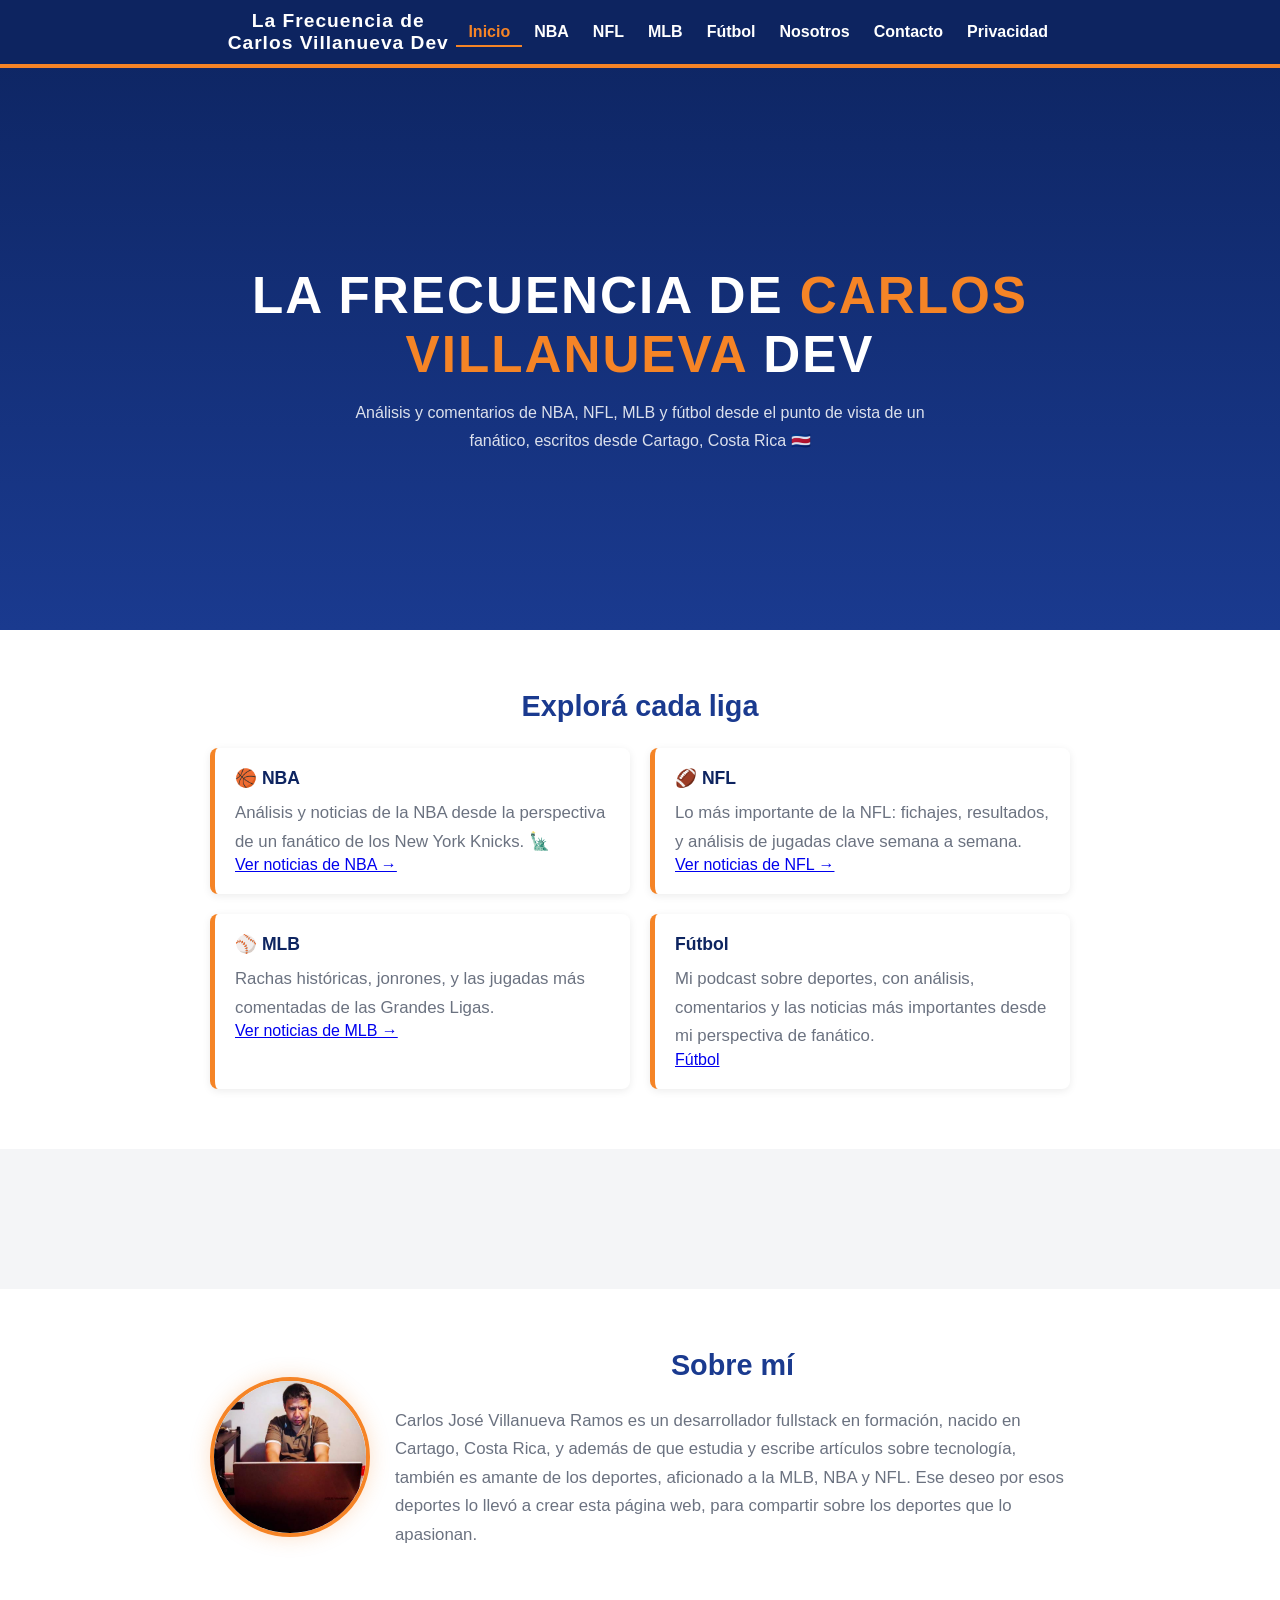
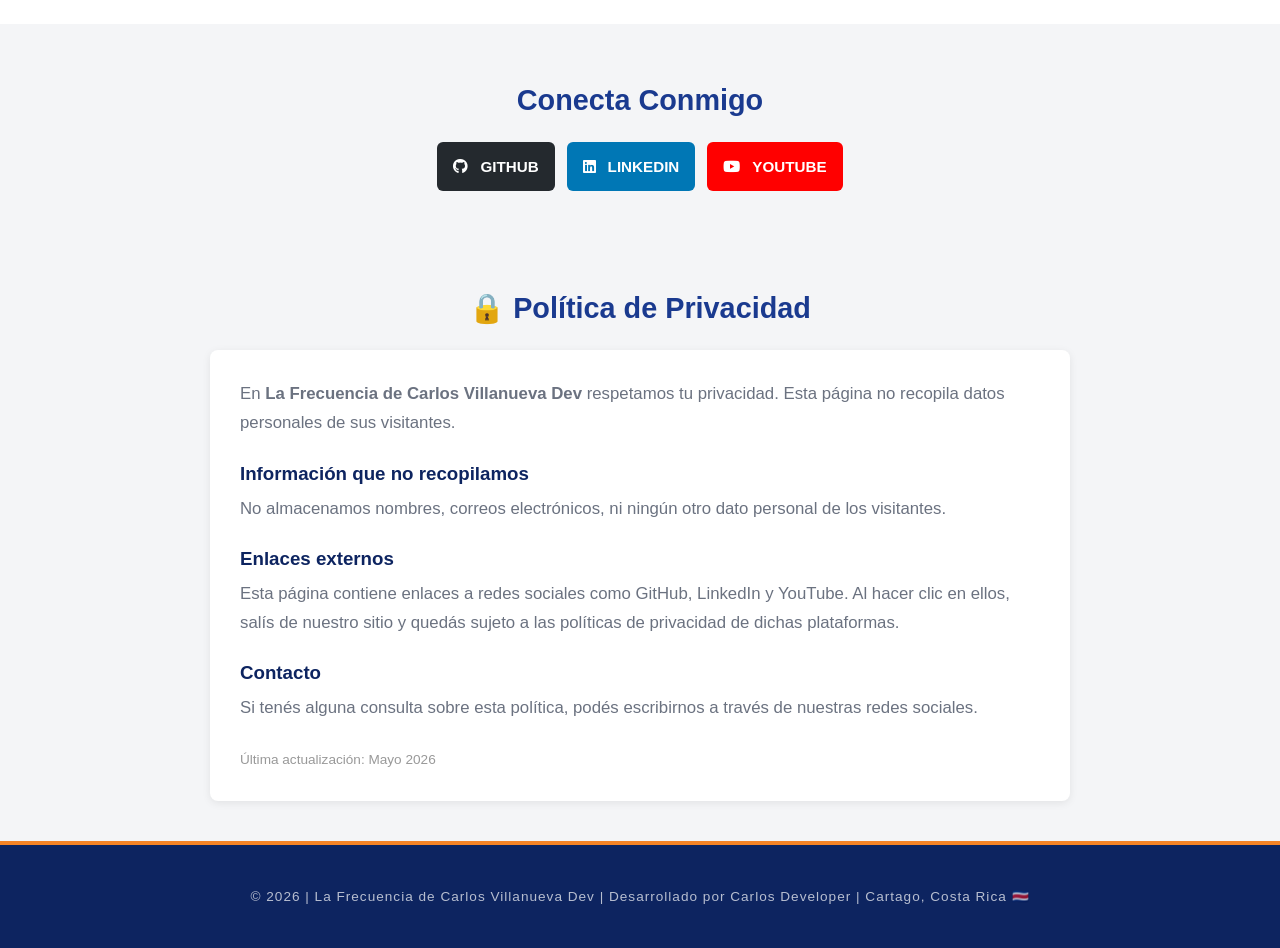
<file: index.html>
<!DOCTYPE html>
<html lang="es">
<head>
    <meta charset="UTF-8">
    <meta name="viewport" content="width=device-width, initial-scale=1.0">
    <meta name="description" content="La Frecuencia de Carlos Villanueva Dev NFL- NBA- MLB - y futbol- Lo mejor - desde Cartago, Costa Rica">
    <meta name="author" content="Carlos José Villanueva Ramos">
    <meta name="keywords" content="Deportes, Costa Rica, Cartago">
    <meta property="og:title" content="La Frecuencia de Carlos Villanueva Dev">
    <meta property="og:description" content="Deportes y más desde Costa Rica">
    <meta property="og:image" content="La-frecuencia-de-Carlos.jpg">
    <title>La Frecuencia de Carlos Villanueva Dev | NFL, NBA, MLB y fútbol lo mejor</title>
    <link rel="stylesheet" href="https://cdnjs.cloudflare.com/ajax/libs/font-awesome/6.0.0/css/all.min.css">
    <link rel="stylesheet" href="style.css">
 <script src="https://pl31561560.profitableratecpmnetwork.com/95/f3/c5/95f3c522df9a412b2b54965290a59a02.js"></script>
   <!-- Anuncio Adsterra - Native Banner -->
<script src="https://pl31439501.profitableratecpmnetwork.com/4c/ff/21/4cff215564959deefbad7e484f0b04eb.js"></script>    
</head>
<body>

    <header class="navbar">
        <div class="container navbar-inner">
            <h2 class="logo">La Frecuencia de Carlos Villanueva Dev</h2>
            <nav class="menu">
                <ul>
                    <li><a href="index.html" class="active">Inicio</a></li>
                    <li><a href="nba.html">NBA</a></li>
                    <li><a href="nfl.html">NFL</a></li>
                    <li><a href="mlb.html">MLB</a></li>
                    <li><a href="futbol.html">Fútbol</a></li>
                    <li><a href="index.html#nosotros">Nosotros</a></li>
                    <li><a href="index.html#contacto">Contacto</a></li>
                    <li><a href="index.html#privacidad">Privacidad</a></li>
                </ul>
            </nav>
        </div>
    </header>

    <main>

        <section id="inicio" class="hero">
            <div class="container hero-content">
                <h1>La Frecuencia de <span class="acento">Carlos Villanueva</span> Dev</h1>
                <p class="subtitulo">Análisis y comentarios de NBA, NFL, MLB y fútbol desde el punto de vista de un fanático, escritos desde Cartago, Costa Rica 🇨🇷</p>
            </div>
        </section>

        <section id="explorar" class="zona-deportiva">
            <div class="container">
                <h2>Explorá cada liga</h2>
                <div class="blog-grid">

                    <article class="blog-card">
                        <h3>🏀 NBA</h3>
                        <p>Análisis y noticias de la NBA desde la perspectiva de un fanático de los New York Knicks. 🗽</p>
                        <a href="nba.html" class="btn-leer">Ver noticias de NBA →</a>
                    </article>

                    <article class="blog-card">
                        <h3>🏈 NFL</h3>
                        <p>Lo más importante de la NFL: fichajes, resultados, y análisis de jugadas clave semana a semana.</p>
                        <a href="nfl.html" class="btn-leer">Ver noticias de NFL →</a>
                    </article>

                    <article class="blog-card">
                        <h3>⚾ MLB</h3>
                        <p>Rachas históricas, jonrones, y las jugadas más comentadas de las Grandes Ligas.</p>
                        <a href="mlb.html" class="btn-leer">Ver noticias de MLB →</a>
                    </article>

                    <article class="blog-card">
                        <h3>Fútbol</h3>
                        <p>Mi podcast sobre deportes, con análisis, comentarios y las noticias más importantes desde mi perspectiva de fanático.</p>
                        <a href="futbol.html" class="btn-leer">Fútbol</a>
                    </article>

                </div>
            </div>
        </section>

        <!-- Anuncio Adsterra - Native Banner -->
        <div class="container anuncio-wrapper">
            <script async="async" data-cfasync="false" src="https://pl31393178.profitableratecpmnetwork.com/5204468fe968e75fcf1985ddda16cf6c/invoke.js"></script>
            <div id="container-5204468fe968e75fcf1985ddda16cf6c"></div>
        </div>

        <section id="nosotros">
            <div class="container quienes-content">
                <img src="carlos-villanueva-ramos.jpg" alt="Carlos Villanueva Ramos" class="quienes-foto">
                <div class="quienes-texto">
                    <h2>Sobre mí</h2>
                    <p>Carlos José Villanueva Ramos es un desarrollador fullstack en formación, nacido en Cartago, Costa Rica, y además de que estudia y escribe artículos sobre tecnología, también es amante de los deportes, aficionado a la MLB, NBA y NFL. Ese deseo por esos deportes lo llevó a crear esta página web, para compartir sobre los deportes que lo apasionan.</p>
                </div>
            </div>
        </section>

        <section id="contacto">
            <div class="container">
                <h2 class="title-center">Conecta Conmigo</h2>
                <div class="social-grid">
                    <a href="https://github.com/Carlosvillaramos" class="btn btn-github" target="_blank" rel="noopener noreferrer">
                        <i class="fa-brands fa-github"></i> GitHub
                    </a>
                    <a href="https://www.linkedin.com/in/carlos-j-villanueva-ramos-9a1487387/" class="btn btn-linkedin" target="_blank" rel="noopener noreferrer">
                        <i class="fa-brands fa-linkedin"></i> LinkedIn
                    </a>
                    <a href="https://www.youtube.com/@CarlosDeveloper-o3m" class="btn btn-youtube" target="_blank" rel="noopener noreferrer">
                        <i class="fa-brands fa-youtube"></i> YouTube
                    </a>

                   
                </div>
            </div>
        </section>

        <section id="privacidad">
            <div class="container">
                <h2>🔒 Política de Privacidad</h2>
                <div class="privacidad-texto">
                    <p>En <strong>La Frecuencia de Carlos Villanueva Dev</strong> respetamos tu privacidad. Esta página no recopila datos personales de sus visitantes.</p>
                    <h3>Información que no recopilamos</h3>
                    <p>No almacenamos nombres, correos electrónicos, ni ningún otro dato personal de los visitantes.</p>
                    <h3>Enlaces externos</h3>
                    <p>Esta página contiene enlaces a redes sociales como GitHub, LinkedIn y YouTube. Al hacer clic en ellos, salís de nuestro sitio y quedás sujeto a las políticas de privacidad de dichas plataformas.</p>
                    <h3>Contacto</h3>
                    <p>Si tenés alguna consulta sobre esta política, podés escribirnos a través de nuestras redes sociales.</p>
                    <p class="fecha-politica">Última actualización: Mayo 2026</p>
                </div>
            </div>
        </section>

    </main>

    <footer>
        <div class="container">
            <p>© 2026 | La Frecuencia de Carlos Villanueva Dev | Desarrollado por Carlos Developer | Cartago, Costa Rica 🇨🇷</p>
        </div>
    </footer>

 
</body>
</html>
</file>
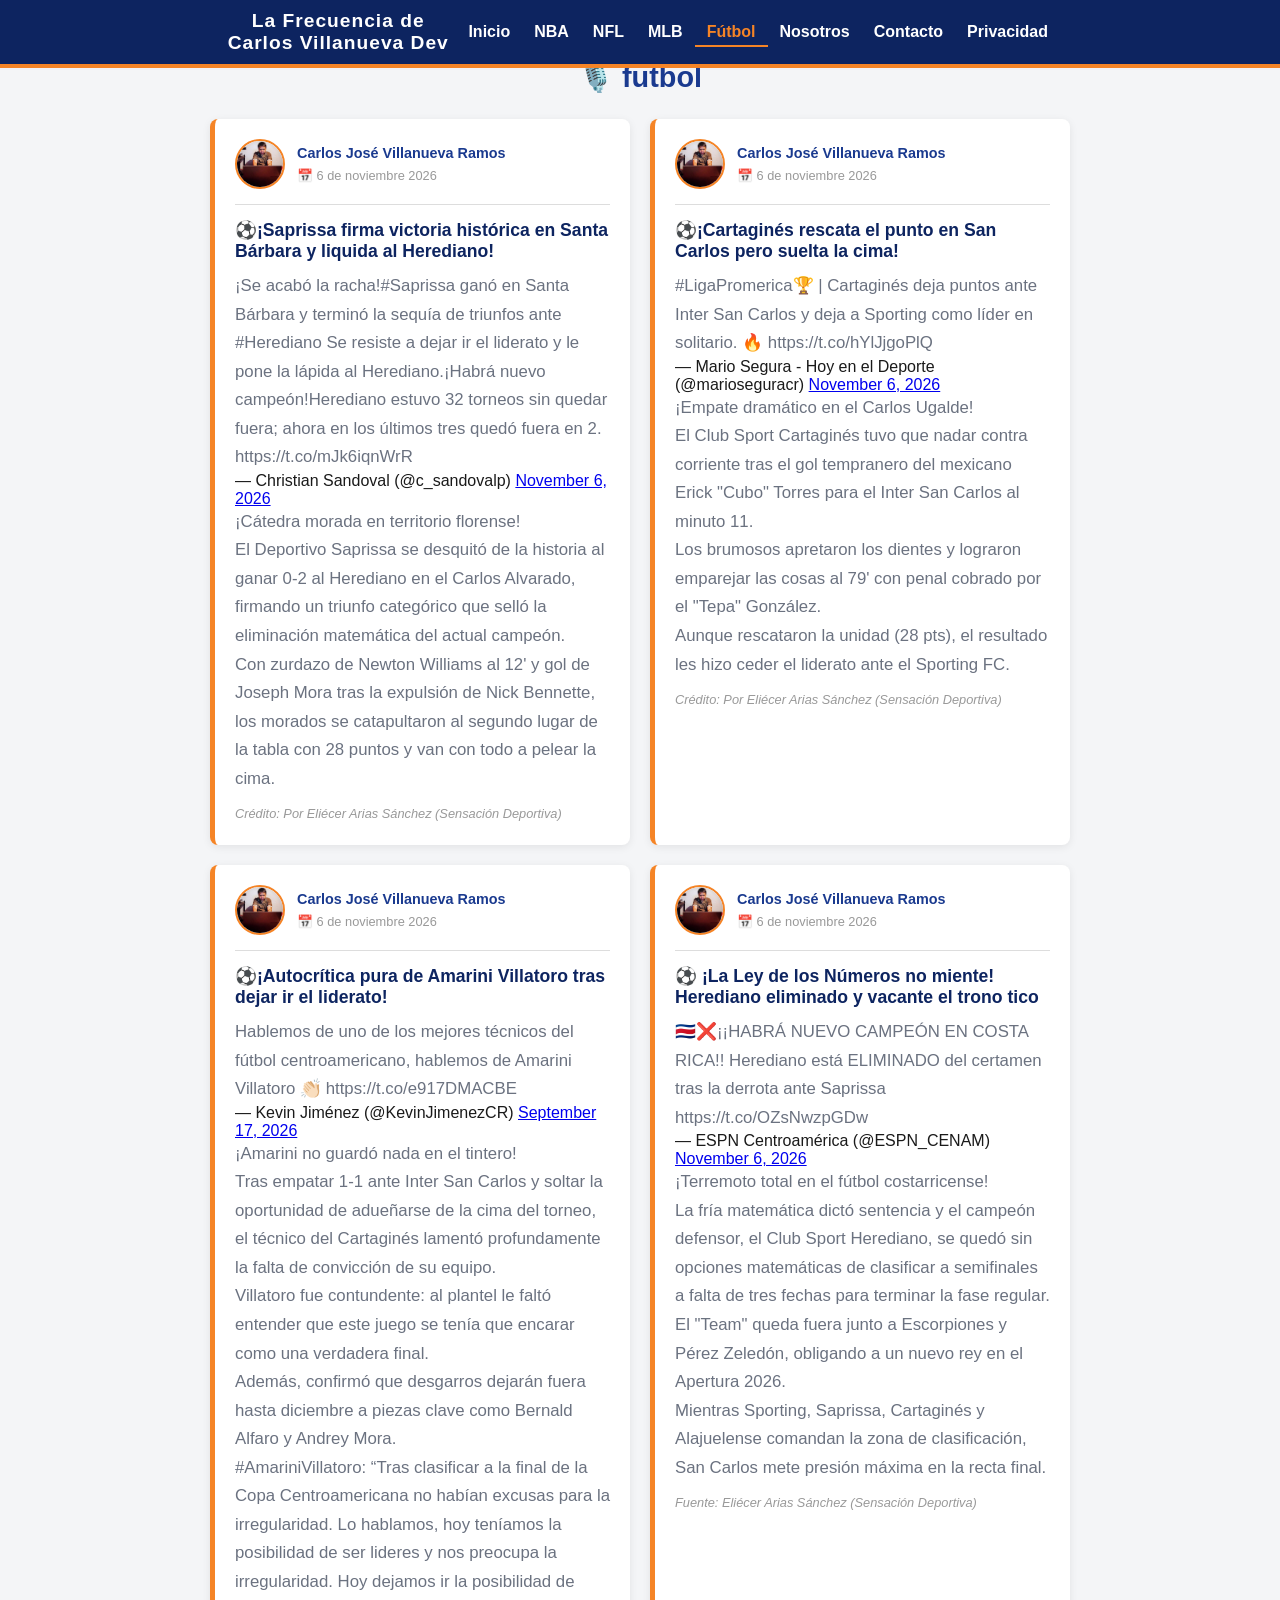
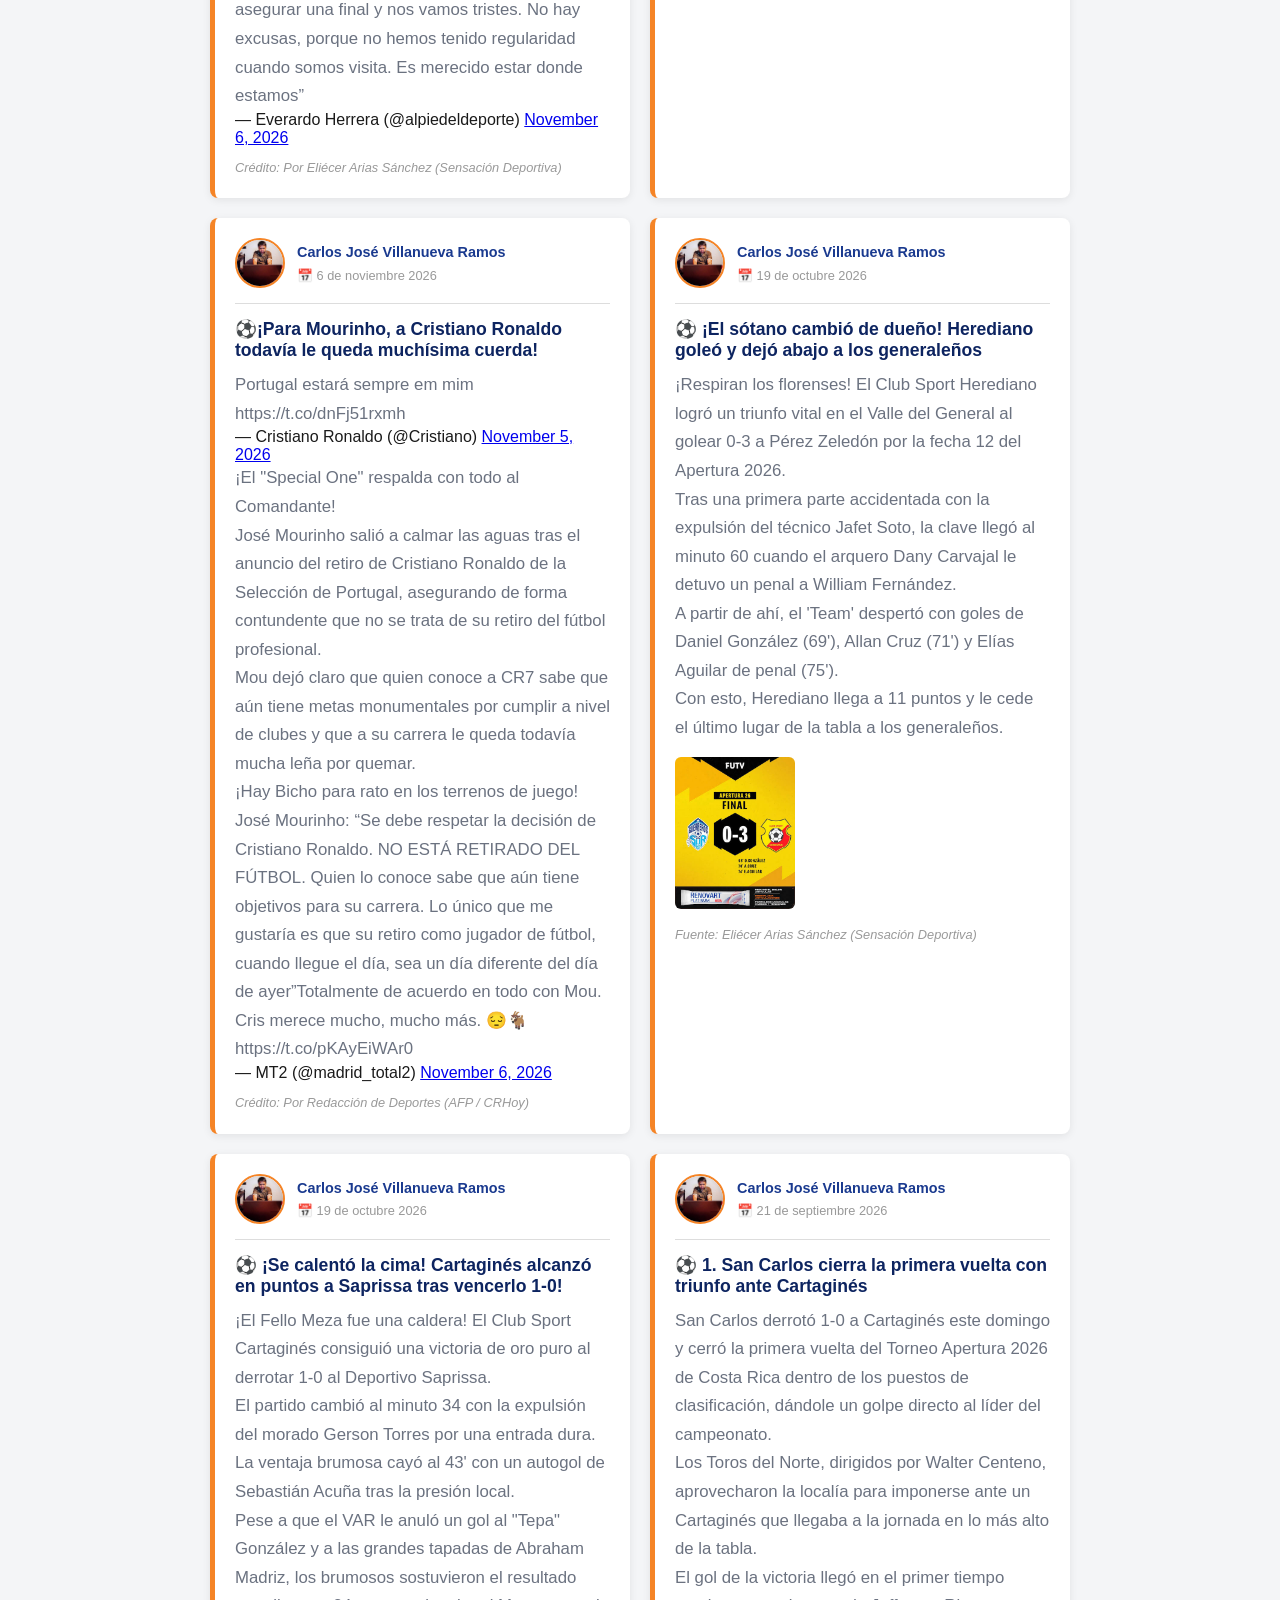
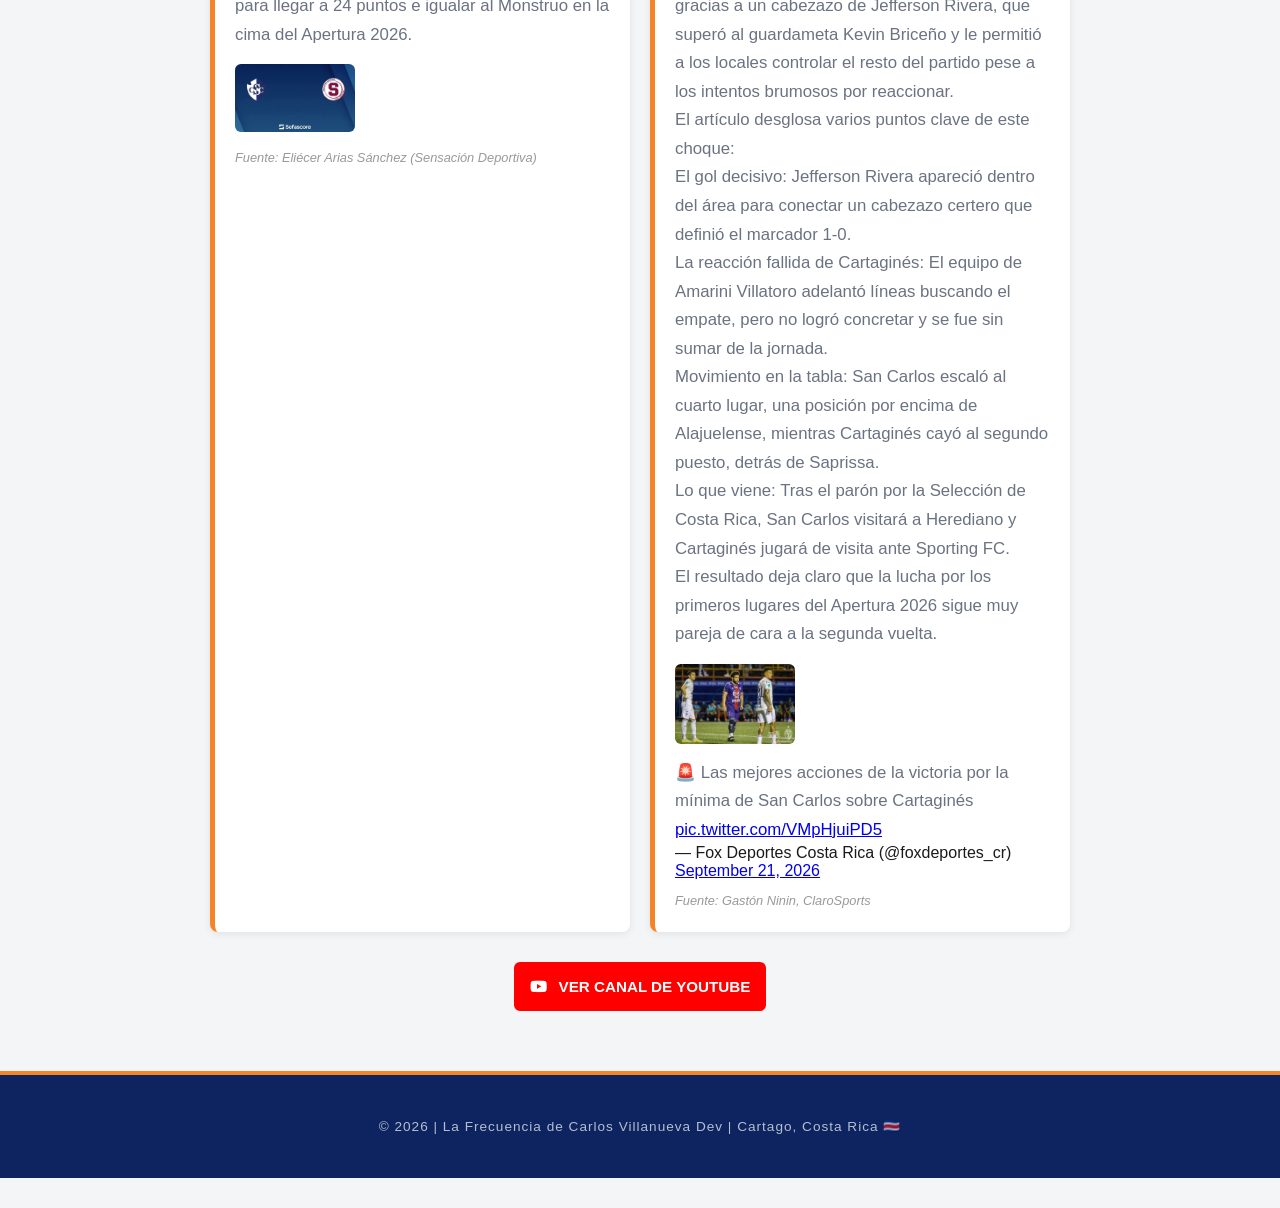
<file: futbol.html>
<!DOCTYPE html>
<html lang="es">
<head>
    <meta charset="UTF-8">
    <meta name="viewport" content="width=device-width, initial-scale=1.0">
    <meta name="description" content="futbol de deportes - La Frecuencia de Carlos Villanueva Dev">
    <meta name="author" content="Carlos José Villanueva Ramos">
    <title>🎙️ futbol | La Frecuencia de Carlos Villanueva Dev</title>
    <link rel="stylesheet" href="https://cdnjs.cloudflare.com/ajax/libs/font-awesome/6.0.0/css/all.min.css">
    <link rel="stylesheet" href="style.css">
<script src="https://pl31561560.profitableratecpmnetwork.com/95/f3/c5/95f3c522df9a412b2b54965290a59a02.js"></script>
    <!-- Anuncio Adsterra - Native Banner -->
<script src="https://pl31439501.profitableratecpmnetwork.com/4c/ff/21/4cff215564959deefbad7e484f0b04eb.js"></script>
</head>   
<body>

</head>
    <header class="navbar">
        <div class="container navbar-inner">
            <h2 class="logo">La Frecuencia de Carlos Villanueva Dev</h2>
            <nav class="menu">
                <ul>
                    <li><a href="index.html">Inicio</a></li>
                    <li><a href="nba.html">NBA</a></li>
                    <li><a href="nfl.html">NFL</a></li>
                    <li><a href="mlb.html">MLB</a></li>
                    <li><a href="futbol.html" class="active">Fútbol</a></li>
                    <li><a href="index.html#nosotros">Nosotros</a></li>
                    <li><a href="index.html#contacto">Contacto</a></li>
                    <li><a href="index.html#privacidad">Privacidad</a></li>
                </ul>
            </nav>
        </div>
    </header>

    <main class="container">
        <section id="futbol" class="zona-deportiva">
            <h2>🎙️ futbol</h2>
            <div class="blog-grid">

                <article class="blog-card">
                    <div class="autor">
                        <img src="carlos-villanueva-ramos.jpg" alt="Carlos Villanueva" class="autor-foto">
                        <div>
                            <p class="autor-nombre">Carlos José Villanueva Ramos</p>
                            <p class="autor-fecha">📅 6 de noviembre 2026</p>
                        </div>
                    </div>
                    <h3>⚽¡Saprissa firma victoria histórica en Santa Bárbara y liquida al Herediano!</h3>
                    <blockquote class="twitter-tweet"><p lang="es" dir="ltr">¡Se acabó la racha!#Saprissa ganó en Santa Bárbara y terminó la sequía de triunfos ante #Herediano Se resiste a dejar ir el liderato y le pone la lápida al Herediano.¡Habrá nuevo campeón!Herediano estuvo 32 torneos sin quedar fuera; ahora en los últimos tres quedó fuera en 2. https://t.co/mJk6iqnWrR</p>&mdash; Christian Sandoval (@c_sandovalp) <a href="https://x.com/c_sandovalp/status/2118553342351995128?ref_src=twsrc%5Etfw">November 6, 2026</a></blockquote><script async src="https://platform.x.com/widgets.js" charset="utf-8"></script>
                   <p>¡Cátedra morada en territorio florense!</p> 
                   <p>El Deportivo Saprissa se desquitó de la historia al ganar 0-2 al Herediano en el Carlos Alvarado, firmando un triunfo categórico que selló la eliminación matemática del actual campeón.</p> 
                   <p>Con zurdazo de Newton Williams al 12' y gol de Joseph Mora tras la expulsión de Nick Bennette, los morados se catapultaron al segundo lugar de la tabla con 28 puntos y van con todo a pelear la cima.</p>
                  <p class="fuente-articulo">Crédito: Por Eliécer Arias Sánchez (Sensación Deportiva)</p>
                </article>

                <article class="blog-card">
                    <div class="autor">
                        <img src="carlos-villanueva-ramos.jpg" alt="Carlos Villanueva" class="autor-foto">
                        <div>
                            <p class="autor-nombre">Carlos José Villanueva Ramos</p>
                            <p class="autor-fecha">📅 6 de noviembre 2026</p>
                        </div>
                    </div>
                    <h3>⚽¡Cartaginés rescata el punto en San Carlos pero suelta la cima!</h3>
                    <blockquote class="twitter-tweet"><p lang="es" dir="ltr">#LigaPromerica🏆 | Cartaginés deja puntos ante Inter San Carlos y deja a Sporting como líder en solitario. 🔥 https://t.co/hYlJjgoPlQ</p>&mdash; Mario Segura - Hoy en el Deporte (@marioseguracr) <a href="https://x.com/marioseguracr/status/2118508714613252292?ref_src=twsrc%5Etfw">November 6, 2026</a></blockquote><script async src="https://platform.x.com/widgets.js" charset="utf-8"></script>
                   <p>¡Empate dramático en el Carlos Ugalde!</p> 
                   <p>El Club Sport Cartaginés tuvo que nadar contra corriente tras el gol tempranero del mexicano Erick "Cubo" Torres para el Inter San Carlos al minuto 11.</p> 
                   <p>Los brumosos apretaron los dientes y lograron emparejar las cosas al 79' con penal cobrado por el "Tepa" González.</p> 
                   <p>Aunque rescataron la unidad (28 pts), el resultado les hizo ceder el liderato ante el Sporting FC.</p>
                  <p class="fuente-articulo">Crédito: Por Eliécer Arias Sánchez (Sensación Deportiva)</p>
                </article>

                <article class="blog-card">
                    <div class="autor">
                        <img src="carlos-villanueva-ramos.jpg" alt="Carlos Villanueva" class="autor-foto">
                        <div>
                            <p class="autor-nombre">Carlos José Villanueva Ramos</p>
                            <p class="autor-fecha">📅 6 de noviembre 2026</p>
                        </div>
                    </div>
                    <h3>⚽¡Autocrítica pura de Amarini Villatoro tras dejar ir el liderato!</h3>
                    <blockquote class="twitter-tweet"><p lang="es" dir="ltr">Hablemos de uno de los mejores técnicos del fútbol centroamericano, hablemos de Amarini Villatoro 👏🏻 https://t.co/e917DMACBE</p>&mdash; Kevin Jiménez (@KevinJimenezCR) <a href="https://x.com/KevinJimenezCR/status/2100414172345352525?ref_src=twsrc%5Etfw">September 17, 2026</a></blockquote><script async src="https://platform.x.com/widgets.js" charset="utf-8"></script>
                   <p>¡Amarini no guardó nada en el tintero!</p> 
                   <p>Tras empatar 1-1 ante Inter San Carlos y soltar la oportunidad de adueñarse de la cima del torneo, el técnico del Cartaginés lamentó profundamente la falta de convicción de su equipo.</p> 
                   <p>Villatoro fue contundente: al plantel le faltó entender que este juego se tenía que encarar como una verdadera final.</p> 
                   <p>Además, confirmó que desgarros dejarán fuera hasta diciembre a piezas clave como Bernald Alfaro y Andrey Mora.</p>
                   <blockquote class="twitter-tweet"><p lang="es" dir="ltr">#AmariniVillatoro: “Tras clasificar a la final de la Copa Centroamericana no habían excusas para la irregularidad. Lo hablamos, hoy teníamos la posibilidad de ser lideres y nos preocupa la irregularidad. Hoy dejamos ir la posibilidad de asegurar una final y nos vamos tristes. No hay excusas, porque no hemos tenido regularidad cuando somos visita. Es merecido estar donde estamos”</p>&mdash; Everardo Herrera (@alpiedeldeporte) <a href="https://x.com/alpiedeldeporte/status/2118513161670140250?ref_src=twsrc%5Etfw">November 6, 2026</a></blockquote><script async src="https://platform.x.com/widgets.js" charset="utf-8"></script>
                  <p class="fuente-articulo">Crédito: Por Eliécer Arias Sánchez (Sensación Deportiva)</p>
                </article>
                
               
                <article class="blog-card">
                    <div class="autor">
                        <img src="carlos-villanueva-ramos.jpg" alt="Carlos Villanueva" class="autor-foto">
                        <div>
                            <p class="autor-nombre">Carlos José Villanueva Ramos</p>
                            <p class="autor-fecha">📅 6 de noviembre 2026</p>
                        </div>
                    </div>
                    <h3>⚽ ¡La Ley de los Números no miente! Herediano eliminado y vacante el trono tico</h3>
                    <blockquote class="twitter-tweet"><p lang="es" dir="ltr">🇨🇷❌¡¡HABRÁ NUEVO CAMPEÓN EN COSTA RICA!! Herediano está ELIMINADO del certamen tras la derrota ante Saprissa https://t.co/OZsNwzpGDw</p>&mdash; ESPN Centroamérica (@ESPN_CENAM) <a href="https://x.com/ESPN_CENAM/status/2118555065350791238?ref_src=twsrc%5Etfw">November 6, 2026</a></blockquote><script async src="https://platform.x.com/widgets.js" charset="utf-8"></script>
                   <p>¡Terremoto total en el fútbol costarricense!</p> 
                   <p>La fría matemática dictó sentencia y el campeón defensor, el Club Sport Herediano, se quedó sin opciones matemáticas de clasificar a semifinales a falta de tres fechas para terminar la fase regular.</p> 
                   <p>El "Team" queda fuera junto a Escorpiones y Pérez Zeledón, obligando a un nuevo rey en el Apertura 2026.</p> 
                   <p>Mientras Sporting, Saprissa, Cartaginés y Alajuelense comandan la zona de clasificación, San Carlos mete presión máxima en la recta final.</p>
                  <p class="fuente-articulo">Fuente: Eliécer Arias Sánchez (Sensación Deportiva)</p>
                </article>

                <article class="blog-card">
                    <div class="autor">
                        <img src="carlos-villanueva-ramos.jpg" alt="Carlos Villanueva" class="autor-foto">
                        <div>
                            <p class="autor-nombre">Carlos José Villanueva Ramos</p>
                            <p class="autor-fecha">📅 6 de noviembre 2026</p>
                        </div>
                    </div>
                    <h3>⚽¡Para Mourinho, a Cristiano Ronaldo todavía le queda muchísima cuerda!</h3>
                    <blockquote class="twitter-tweet"><p lang="pt" dir="ltr">Portugal estará sempre em mim https://t.co/dnFj51rxmh</p>&mdash; Cristiano Ronaldo (@Cristiano) <a href="https://x.com/Cristiano/status/2118289594441474497?ref_src=twsrc%5Etfw">November 5, 2026</a></blockquote><script async src="https://platform.x.com/widgets.js" charset="utf-8"></script>
                   <p>¡El "Special One" respalda con todo al Comandante!</p> 
                   <p>José Mourinho salió a calmar las aguas tras el anuncio del retiro de Cristiano Ronaldo de la Selección de Portugal, asegurando de forma contundente que no se trata de su retiro del fútbol profesional.</p> 
                   <p>Mou dejó claro que quien conoce a CR7 sabe que aún tiene metas monumentales por cumplir a nivel de clubes y que a su carrera le queda todavía mucha leña por quemar.</p> 
                   <p>¡Hay Bicho para rato en los terrenos de juego!</p>
                   <blockquote class="twitter-tweet"><p lang="es" dir="ltr">José Mourinho: “Se debe respetar la decisión de Cristiano Ronaldo. NO ESTÁ RETIRADO DEL FÚTBOL. Quien lo conoce sabe que aún tiene objetivos para su carrera. Lo único que me gustaría es que su retiro como jugador de fútbol, cuando llegue el día, sea un día diferente del día de ayer”Totalmente de acuerdo en todo con Mou. Cris merece mucho, mucho más. 😔🐐 https://t.co/pKAyEiWAr0</p>&mdash; MT2 (@madrid_total2) <a href="https://x.com/madrid_total2/status/2118640038003064847?ref_src=twsrc%5Etfw">November 6, 2026</a></blockquote><script async src="https://platform.x.com/widgets.js" charset="utf-8"></script>
                  <p class="fuente-articulo">Crédito: Por Redacción de Deportes (AFP / CRHoy)</p>
                </article>



                <article class="blog-card">
                    <div class="autor">
                        <img src="carlos-villanueva-ramos.jpg" alt="Carlos Villanueva" class="autor-foto">
                        <div>
                            <p class="autor-nombre">Carlos José Villanueva Ramos</p>
                            <p class="autor-fecha">📅 19 de octubre 2026</p>
                        </div>
                    </div>
                    <h3>⚽ ¡El sótano cambió de dueño! Herediano goleó y dejó abajo a los generaleños</h3>
                   <p>¡Respiran los florenses! El Club Sport Herediano logró un triunfo vital en el Valle del General al golear 0-3 a Pérez Zeledón por la fecha 12 del Apertura 2026.</p> 
                   <p>Tras una primera parte accidentada con la expulsión del técnico Jafet Soto, la clave llegó al minuto 60 cuando el arquero Dany Carvajal le detuvo un penal a William Fernández.</p> 
                   <p>A partir de ahí, el 'Team' despertó con goles de Daniel González (69'), Allan Cruz (71') y Elías Aguilar de penal (75').</p> 
                   <p>Con esto, Herediano llega a 11 puntos y le cede el último lugar de la tabla a los generaleños.</p>
                  <img src="Club Sport Herediano triunfa sobre Perez Zeledon.jpg" alt="Club Sport Herediano triunfa sobre Perez Zeledon" class="imagen-articulo">
                  <p class="fuente-articulo">Fuente: Eliécer Arias Sánchez (Sensación Deportiva)</p>
                </article>

                
                <article class="blog-card">
                    <div class="autor">
                        <img src="carlos-villanueva-ramos.jpg" alt="Carlos Villanueva" class="autor-foto">
                        <div>
                            <p class="autor-nombre">Carlos José Villanueva Ramos</p>
                            <p class="autor-fecha">📅 19 de octubre 2026</p>
                        </div>
                    </div>
                    <h3>⚽ ¡Se calentó la cima! Cartaginés alcanzó en puntos a Saprissa tras vencerlo 1-0!</h3>
                   <p>¡El Fello Meza fue una caldera! El Club Sport Cartaginés consiguió una victoria de oro puro al derrotar 1-0 al Deportivo Saprissa.</p> 
                   <p>El partido cambió al minuto 34 con la expulsión del morado Gerson Torres por una entrada dura.</p> 
                   <p>La ventaja brumosa cayó al 43' con un autogol de Sebastián Acuña tras la presión local.</p> 
                   <p>Pese a que el VAR le anuló un gol al "Tepa" González y a las grandes tapadas de Abraham Madriz, los brumosos sostuvieron el resultado para llegar a 24 puntos e igualar al Monstruo en la cima del Apertura 2026.</p>
                  <img src="Club Sport Cartagines triunfa sobre el Deportivo Saprissa.jpg" alt="Club Sport Cartaginés triunfa sobre el Deportivo Saprissa" class="imagen-articulo">
                  <p class="fuente-articulo">Fuente: Eliécer Arias Sánchez (Sensación Deportiva)</p>
                </article>

                <article class="blog-card">
                    <div class="autor">
                        <img src="carlos-villanueva-ramos.jpg" alt="Carlos Villanueva" class="autor-foto">
                        <div>
                            <p class="autor-nombre">Carlos José Villanueva Ramos</p>
                            <p class="autor-fecha">📅 21 de septiembre 2026</p>
                        </div>
                    </div>
                    <h3>⚽ 1. San Carlos cierra la primera vuelta con triunfo ante Cartaginés</h3>
                   <p>San Carlos derrotó 1-0 a Cartaginés este domingo y cerró la primera vuelta del Torneo Apertura 2026 de Costa Rica dentro de los puestos de clasificación, dándole un golpe directo al líder del campeonato.</p>
                   <p>Los Toros del Norte, dirigidos por Walter Centeno, aprovecharon la localía para imponerse ante un Cartaginés que llegaba a la jornada en lo más alto de la tabla.</p> 
                   <p>El gol de la victoria llegó en el primer tiempo gracias a un cabezazo de Jefferson Rivera, que superó al guardameta Kevin Briceño y le permitió a los locales controlar el resto del partido pese a los intentos brumosos por reaccionar.</p>
                   <p>El artículo desglosa varios puntos clave de este choque:</p>
                   <p>El gol decisivo: Jefferson Rivera apareció dentro del área para conectar un cabezazo certero que definió el marcador 1-0.</p>
                   <p>La reacción fallida de Cartaginés: El equipo de Amarini Villatoro adelantó líneas buscando el empate, pero no logró concretar y se fue sin sumar de la jornada.</p>
                   <p>Movimiento en la tabla: San Carlos escaló al cuarto lugar, una posición por encima de Alajuelense, mientras Cartaginés cayó al segundo puesto, detrás de Saprissa.</p>
                   <p>Lo que viene: Tras el parón por la Selección de Costa Rica, San Carlos visitará a Herediano y Cartaginés jugará de visita ante Sporting FC.</p>
                   <p>El resultado deja claro que la lucha por los primeros lugares del Apertura 2026 sigue muy pareja de cara a la segunda vuelta.</p>
                  <img src="San-Carlos-le-gano-al-Club-Sport-Cartagines.jpg" alt="San Carlos le ganó al Club Sport Cartaginés" class="imagen-articulo">
                  <blockquote class="twitter-tweet"><p lang="es" dir="ltr">🚨 Las mejores acciones de la victoria por la mínima de San Carlos sobre Cartaginés <a href="https://t.co/VMpHjuiPD5">pic.twitter.com/VMpHjuiPD5</a></p>&mdash; Fox Deportes Costa Rica (@foxdeportes_cr) <a href="https://x.com/foxdeportes_cr/status/2101883494930473295?ref_src=twsrc%5Etfw">September 21, 2026</a></blockquote> <script async src="https://platform.x.com/widgets.js" charset="utf-8"></script>
                  <p class="fuente-articulo">Fuente: Gastón Ninin, ClaroSports</p>
                </article>



            </div>
            <div style="text-align:center; margin-top: 30px;">
                <a href="https://www.youtube.com/@CarlosDeveloper-o3m" class="btn btn-youtube" target="_blank" rel="noopener noreferrer" style="display:inline-flex;">
                    <i class="fa-brands fa-youtube"></i> Ver canal de YouTube
                </a>
            </div>
        </section>
    </main>

    <footer>
        <div class="container">
            <p>© 2026 | La Frecuencia de Carlos Villanueva Dev | Cartago, Costa Rica 🇨🇷</p>
        </div>
    </footer>


     <!-- Anuncio Adsterra - Native Banner -->
        <div class="anuncio-wrapper">
            <script async="async" data-cfasync="false" src="https://pl31393178.profitableratecpmnetwork.com/5204468fe968e75fcf1985ddda16cf6c/invoke.js"></script>
            <div id="container-5204468fe968e75fcf1985ddda16cf6c"></div>
        </div>
        
</body>
</html>
</file>
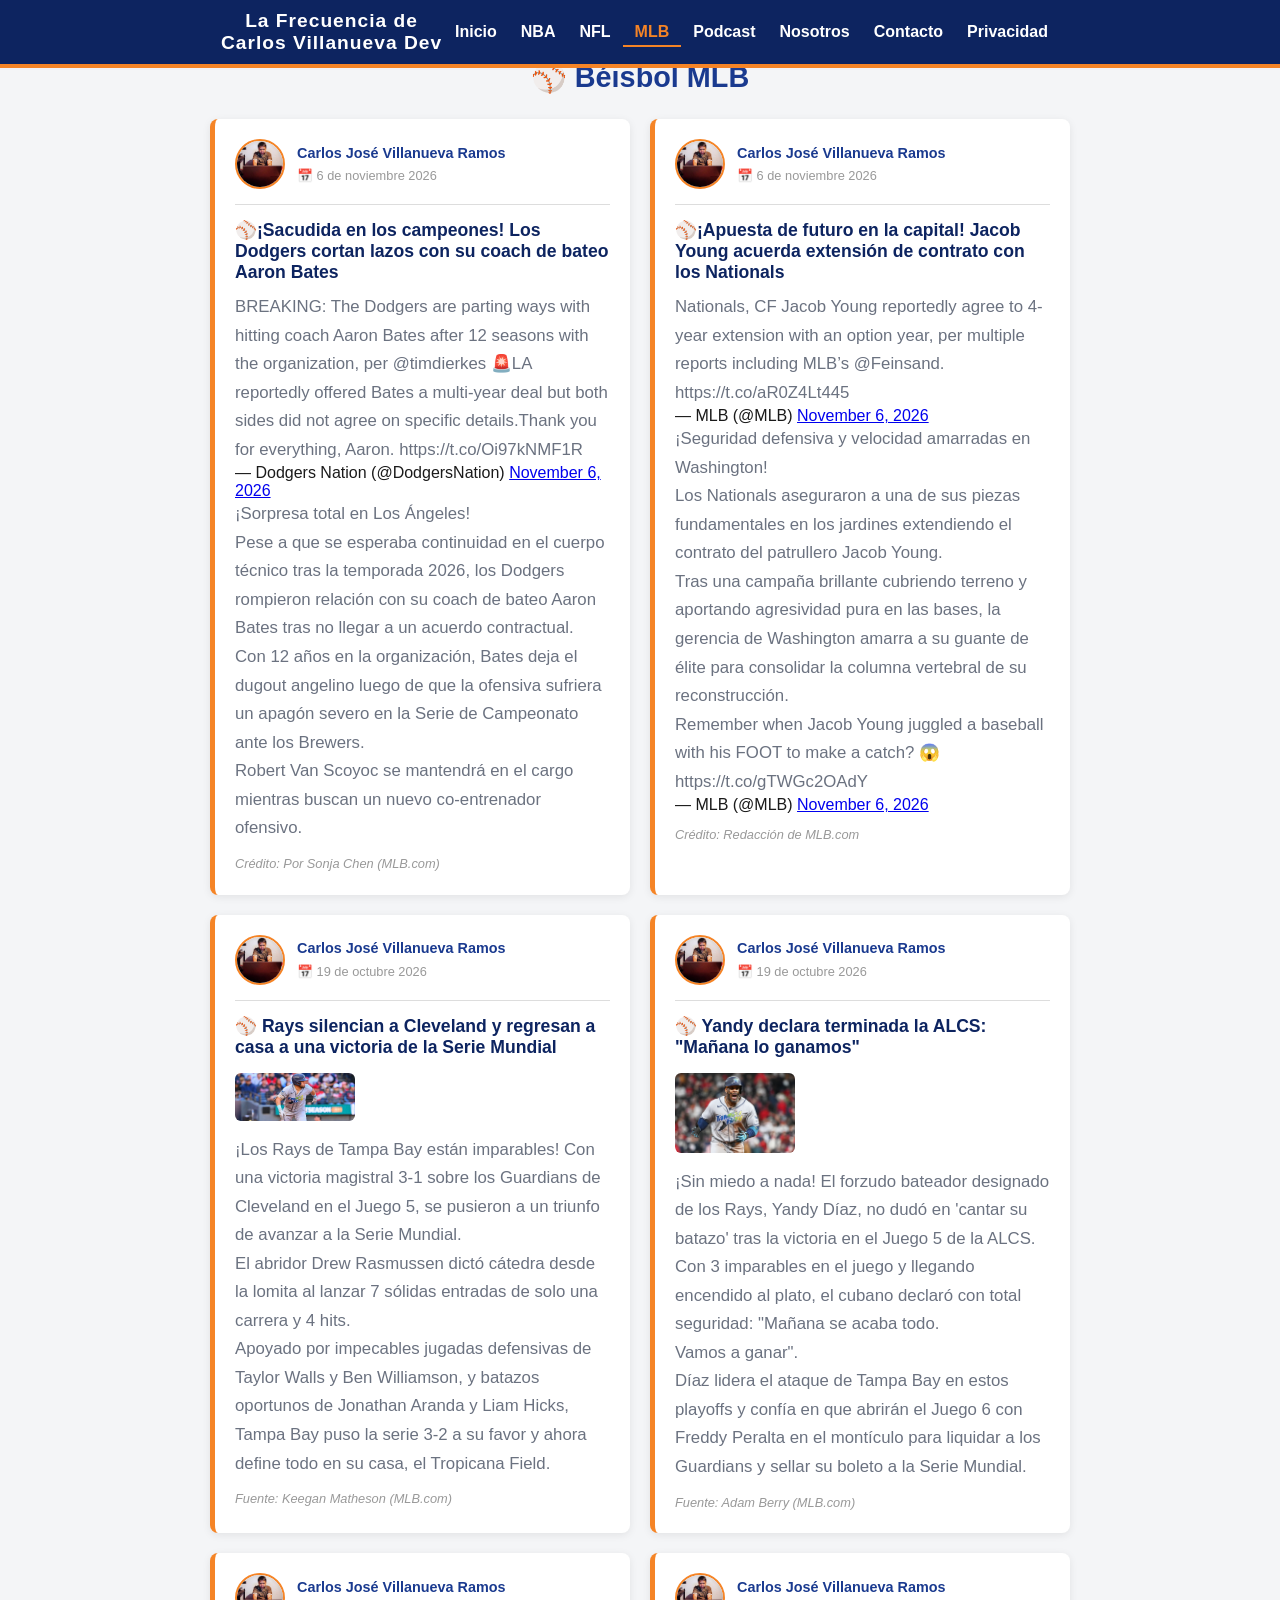
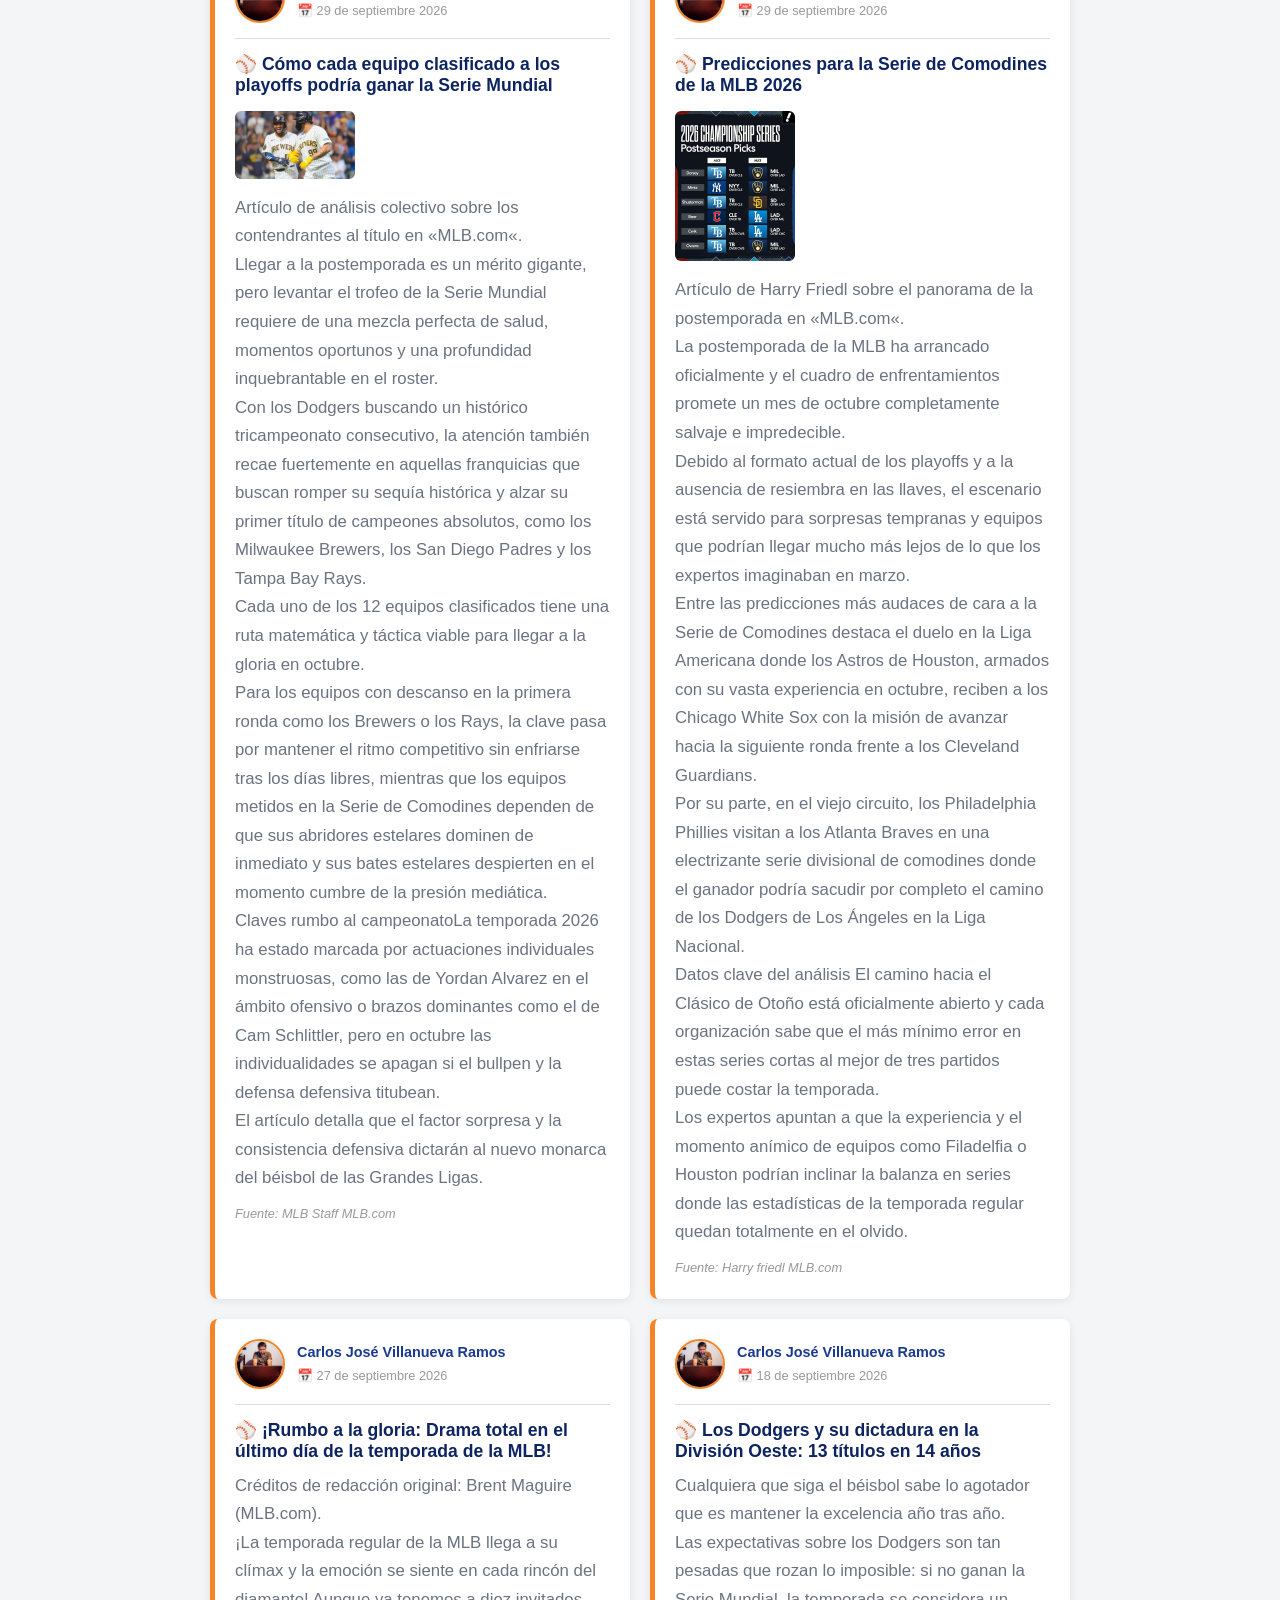
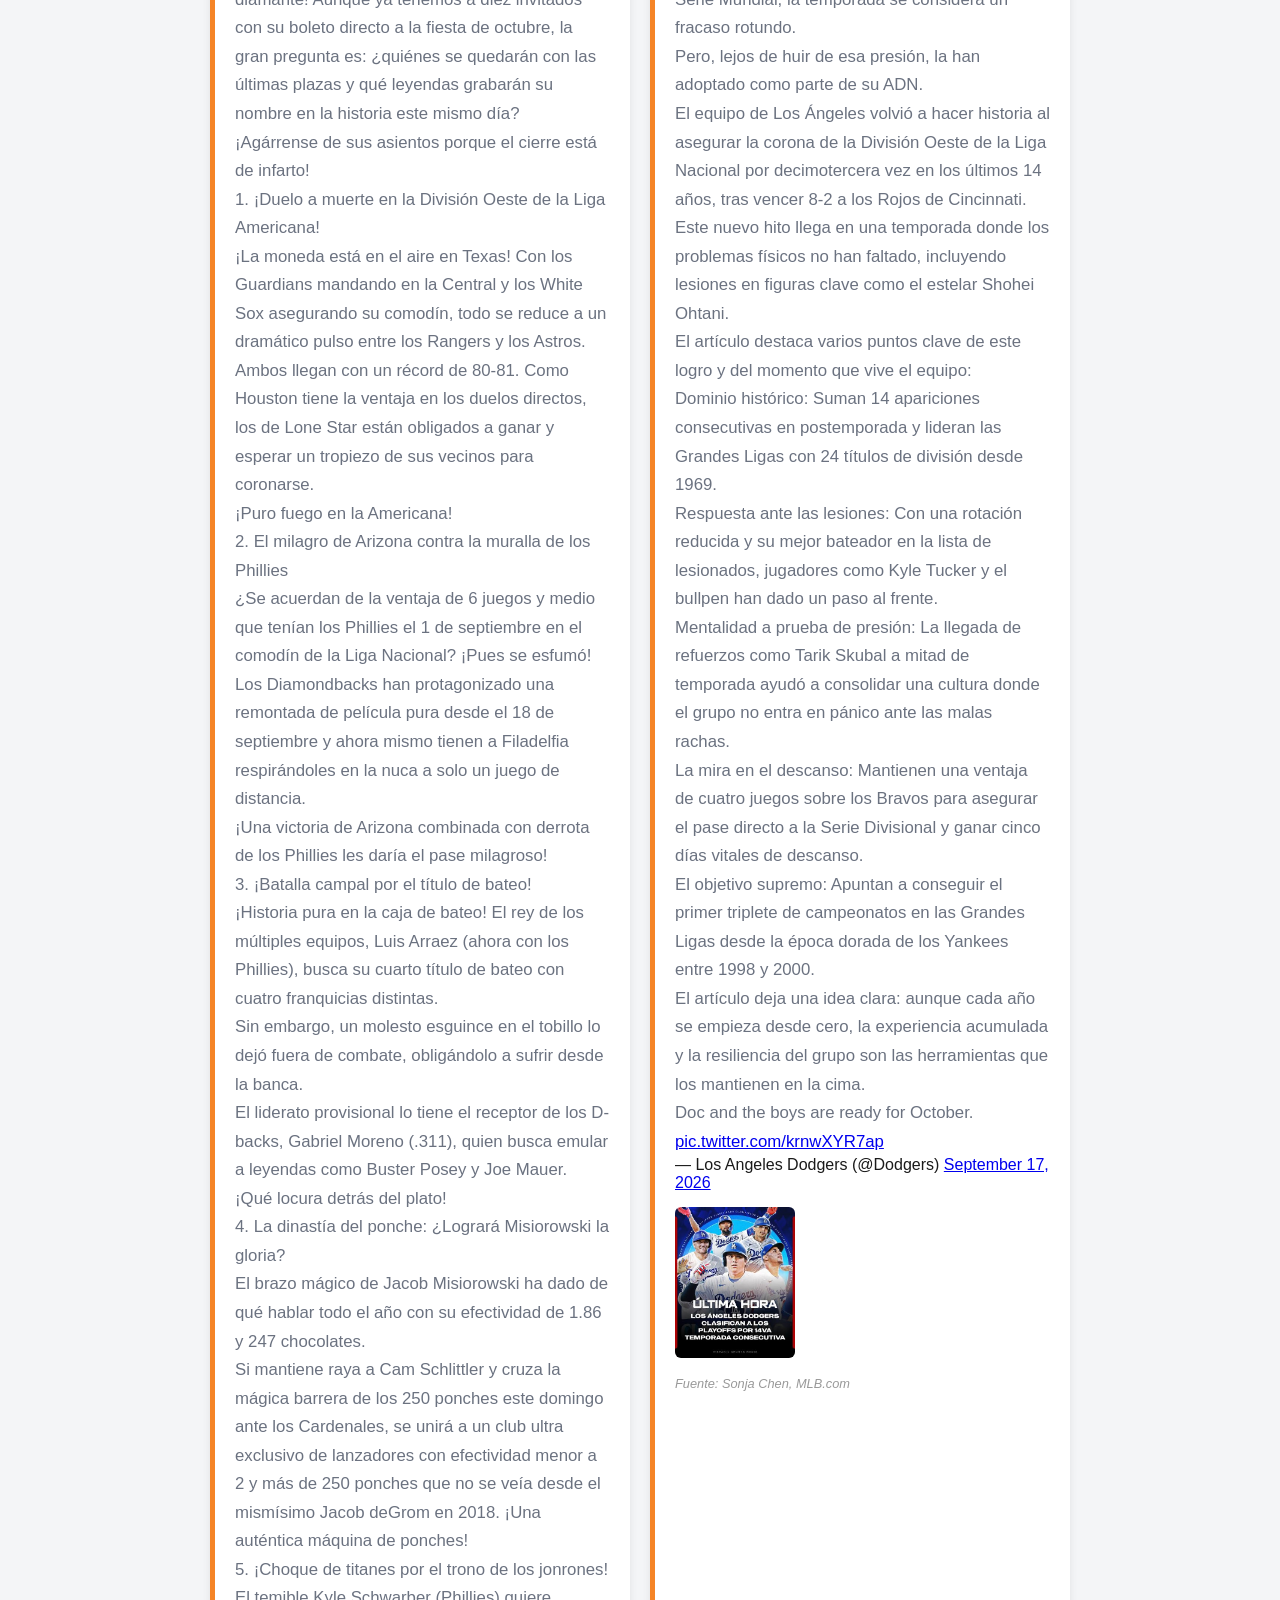
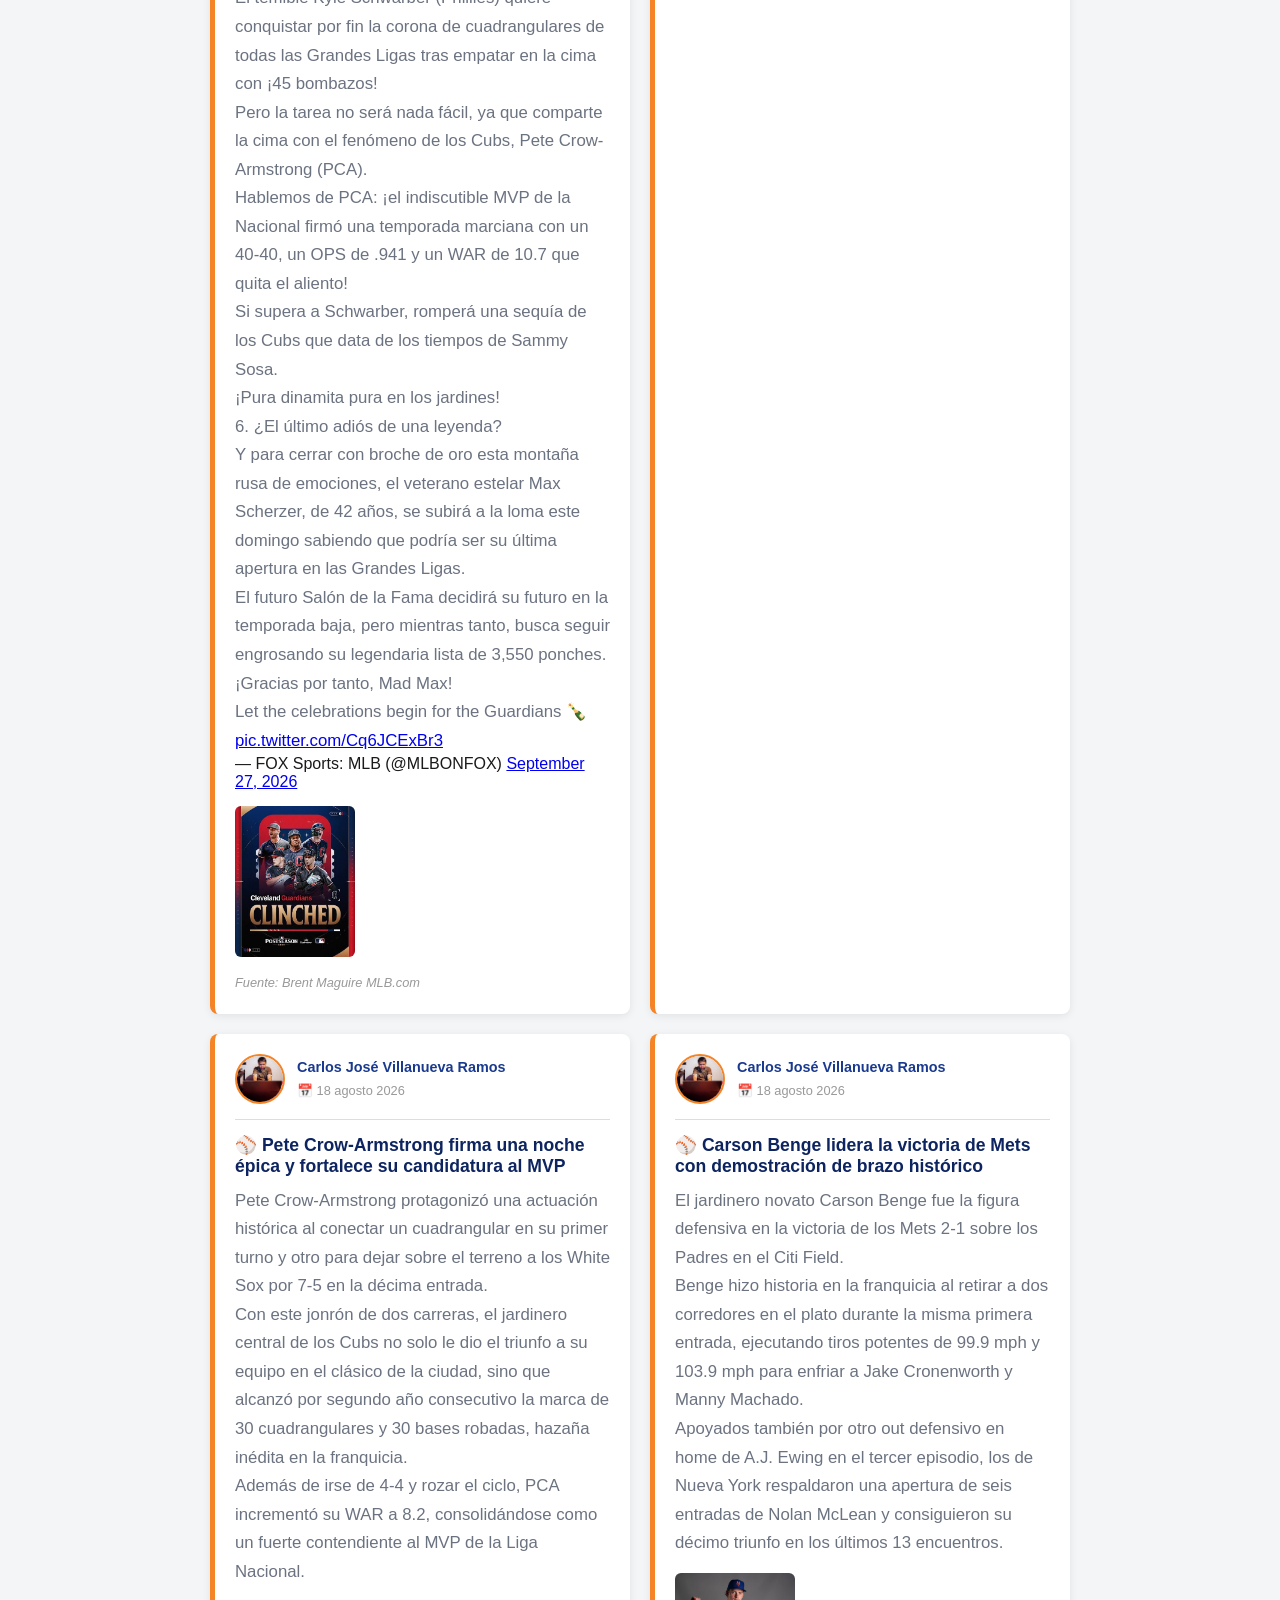
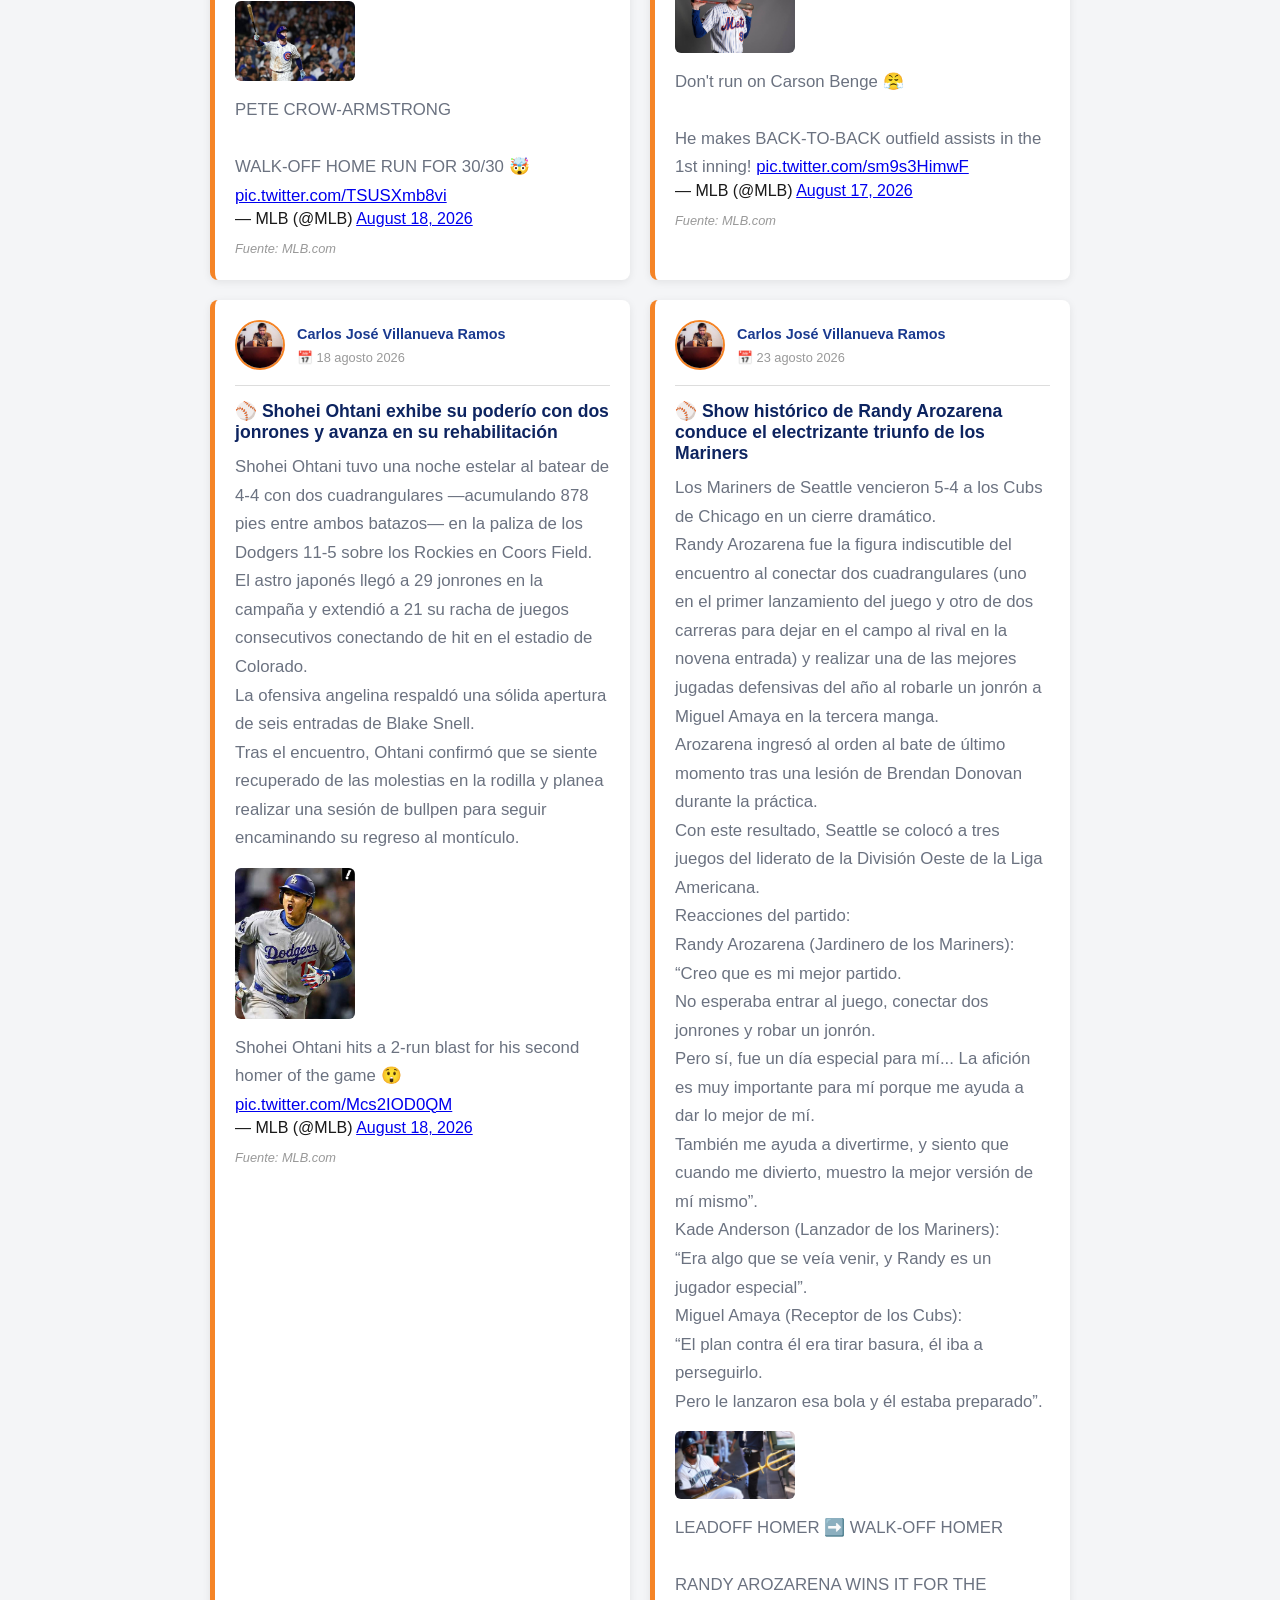
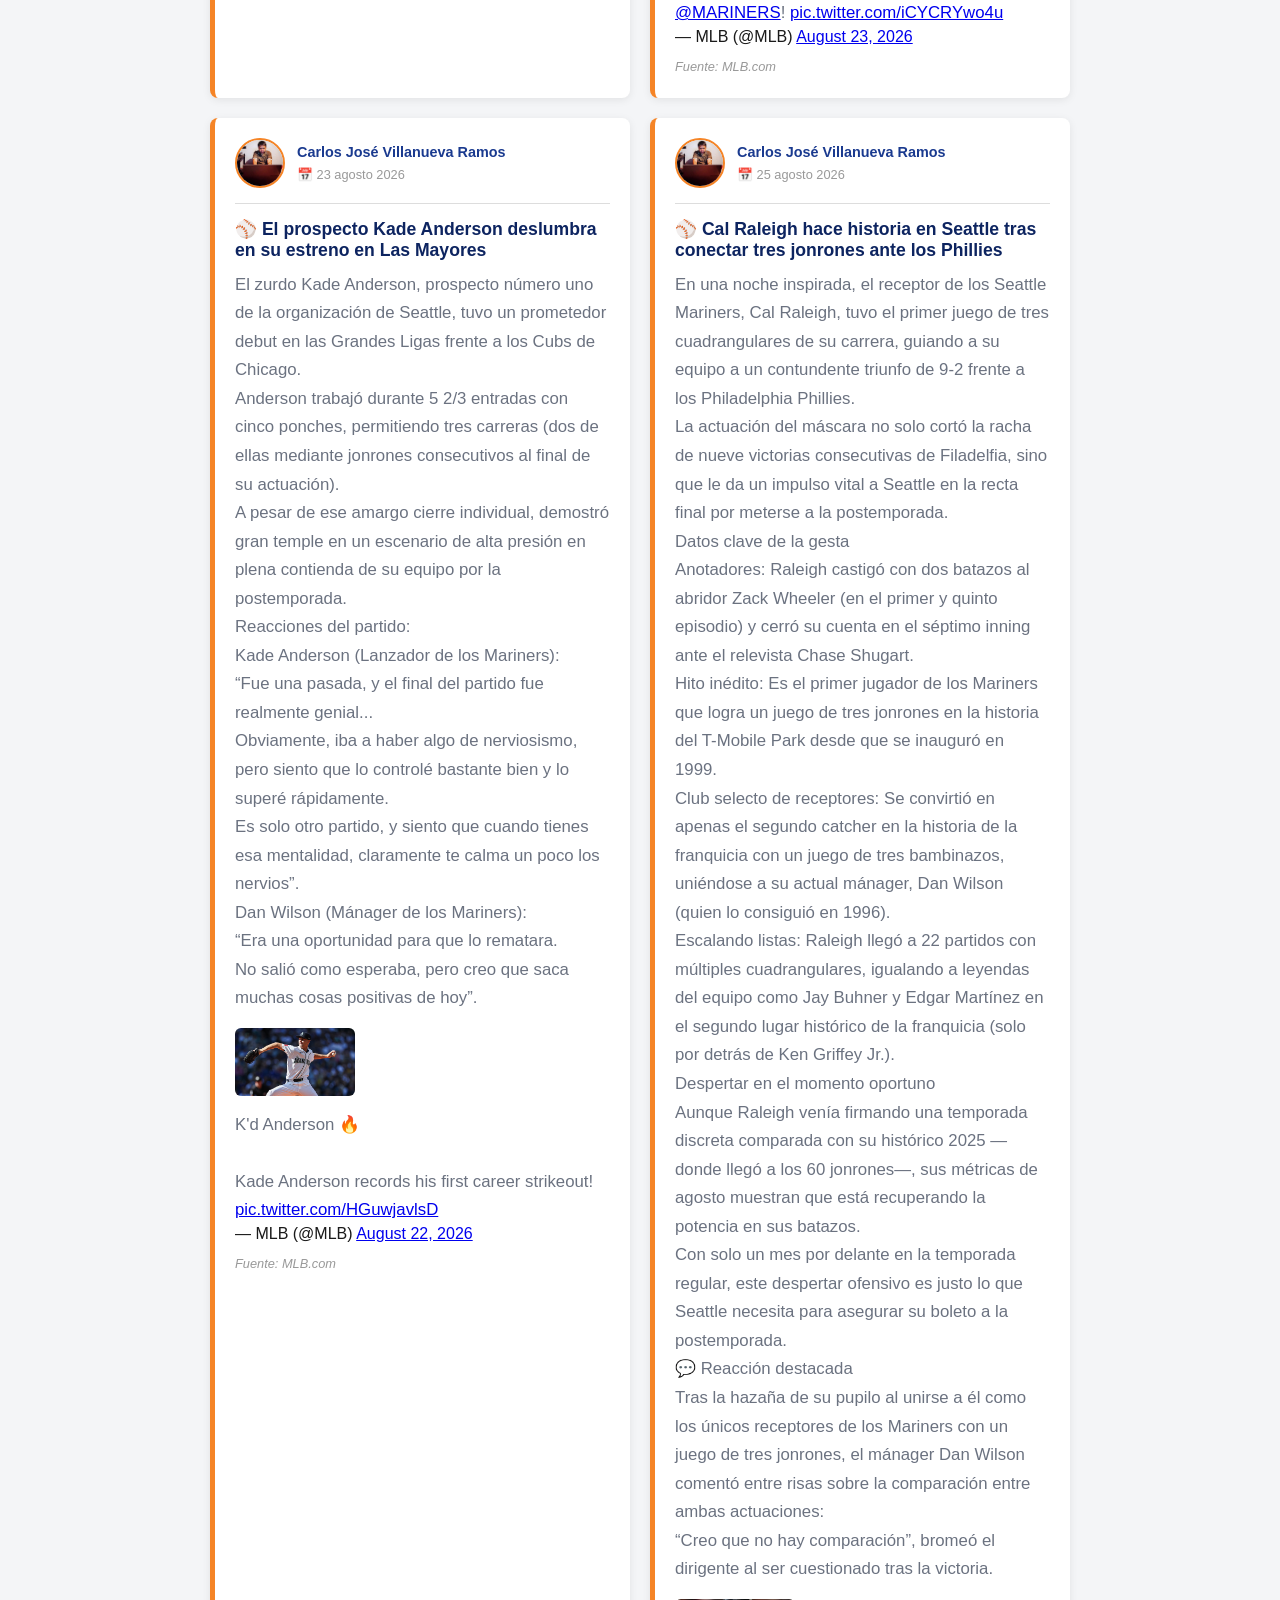
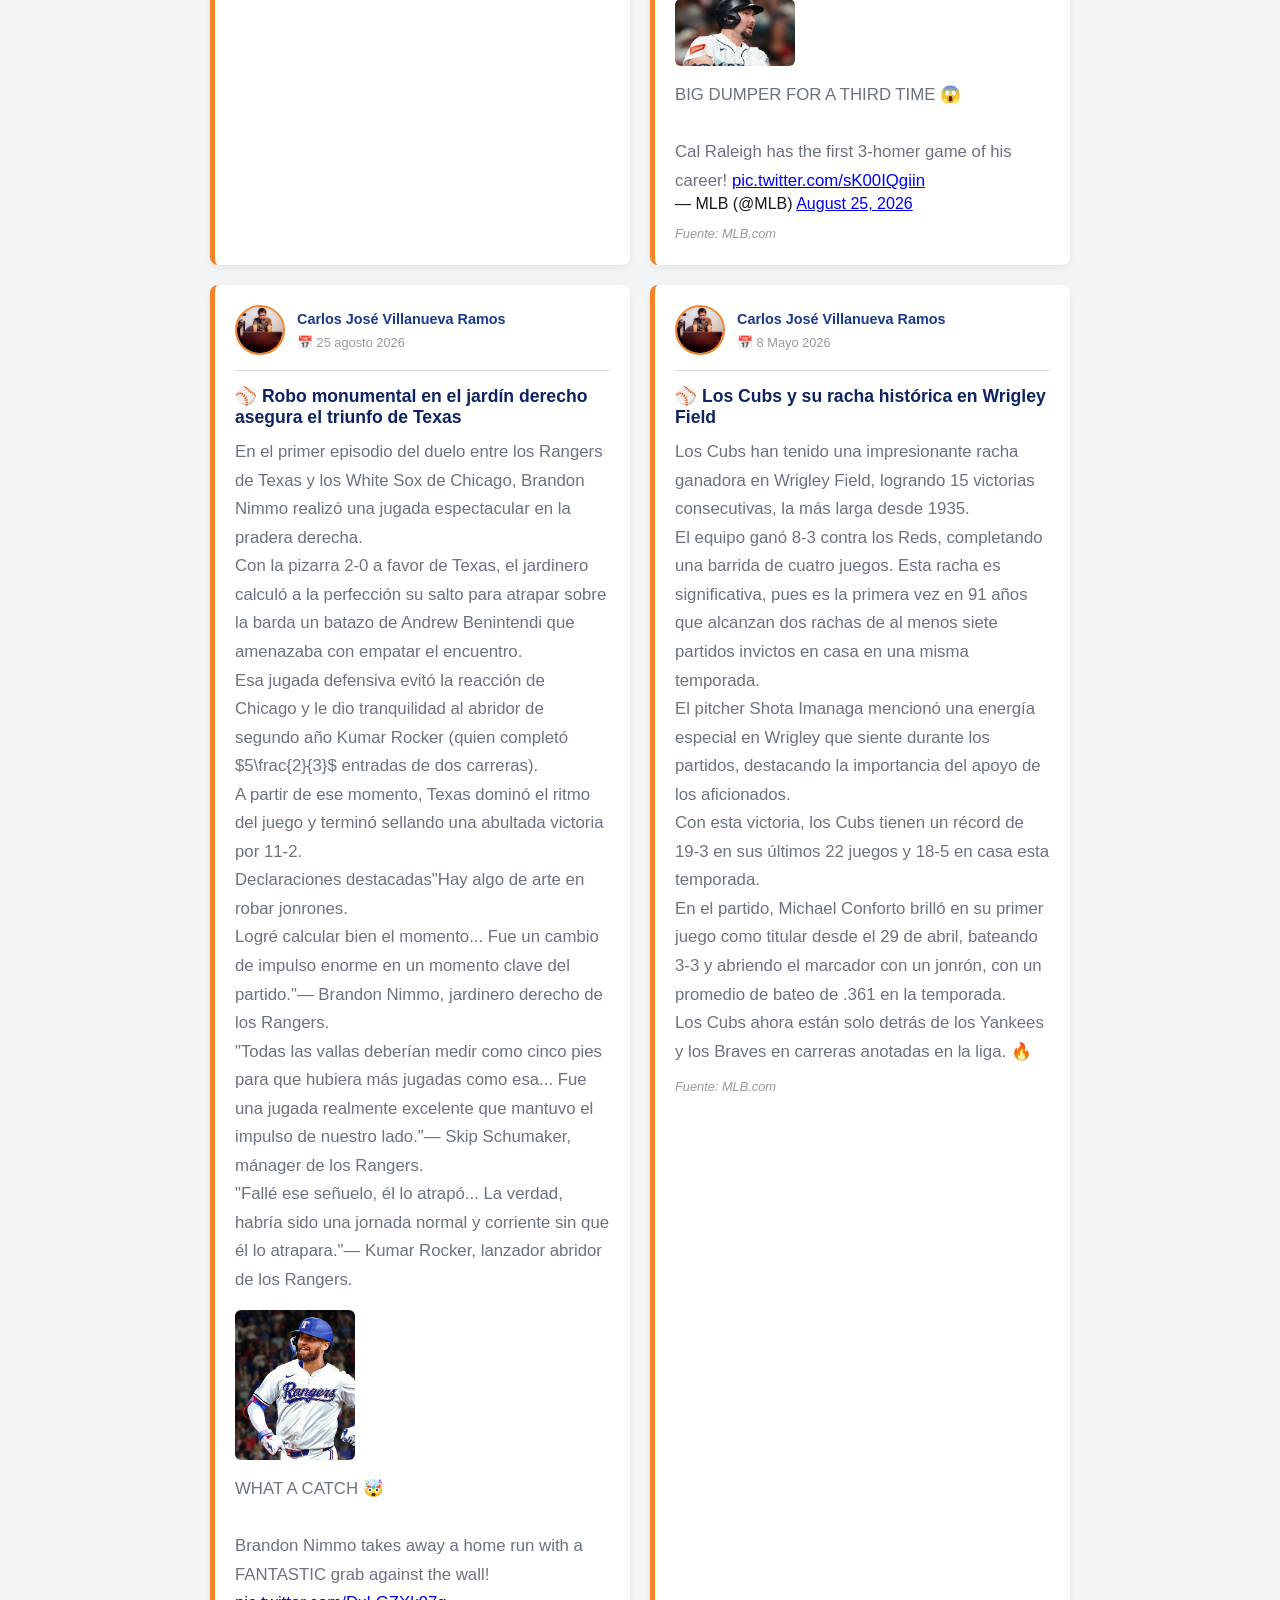
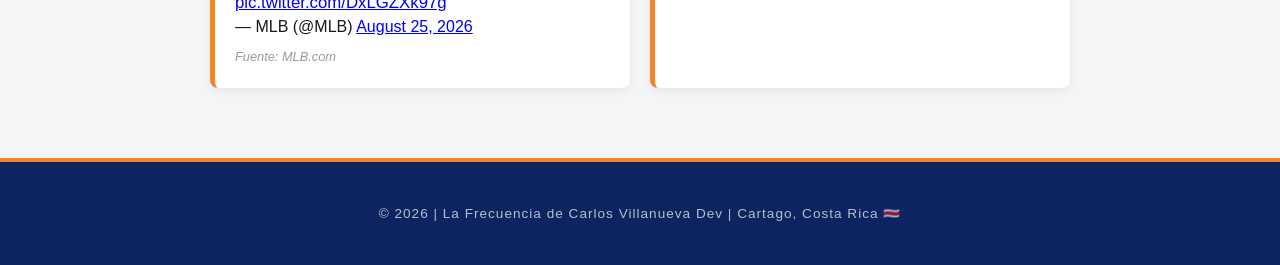
<file: mlb.html>
<!DOCTYPE html>
<html lang="es">
<head>
    <meta charset="UTF-8">
    <meta name="viewport" content="width=device-width, initial-scale=1.0">
    <meta name="description" content="Noticias y análisis de la MLB Béisbol - La Frecuencia de Carlos Villanueva Dev">
    <meta name="author" content="Carlos José Villanueva Ramos">
    <title>⚾ MLB Béisbol | La Frecuencia de Carlos Villanueva Dev</title>
    <link rel="stylesheet" href="https://cdnjs.cloudflare.com/ajax/libs/font-awesome/6.0.0/css/all.min.css">
    <link rel="stylesheet" href="style.css">
<script src="https://pl31561560.profitableratecpmnetwork.com/95/f3/c5/95f3c522df9a412b2b54965290a59a02.js"></script>
<!-- Anuncio Adsterra - Native Banner -->
<script src="https://pl31439501.profitableratecpmnetwork.com/4c/ff/21/4cff215564959deefbad7e484f0b04eb.js"></script>

</head>


<body>

    <header class="navbar">
        <div class="container navbar-inner">
            <h2 class="logo">La Frecuencia de Carlos Villanueva Dev</h2>
            <nav class="menu">
                <ul>
                    <li><a href="index.html">Inicio</a></li>
                    <li><a href="nba.html">NBA</a></li>
                    <li><a href="nfl.html">NFL</a></li>
                    <li><a href="mlb.html" class="active">MLB</a></li>
                    <li><a href="podcast.html">Podcast</a></li>
                    <li><a href="index.html#nosotros">Nosotros</a></li>
                    <li><a href="index.html#contacto">Contacto</a></li>
                    <li><a href="index.html#privacidad">Privacidad</a></li>
                </ul>
            </nav>
        </div>
    </header>

    <main class="container">
        <h2 style="margin-top: 20px;">⚾ Béisbol MLB</h2>
        
        <div class="blog-grid">


             <article class="blog-card">
                        <div class="autor">
                            <img src="carlos-villanueva-ramos.jpg" alt="Carlos Villanueva" class="autor-foto">
                            <div>
                                <p class="autor-nombre">Carlos José Villanueva Ramos</p>
                                <p class="autor-fecha">📅 6 de noviembre 2026</p>
                            </div>
                        </div>
                        <h3>⚾¡Sacudida en los campeones! Los Dodgers cortan lazos con su coach de bateo Aaron Bates</h3>
                        <blockquote class="twitter-tweet"><p lang="en" dir="ltr">BREAKING: The Dodgers are parting ways with hitting coach Aaron Bates after 12 seasons with the organization, per @timdierkes 🚨LA reportedly offered Bates a multi-year deal but both sides did not agree on specific details.Thank you for everything, Aaron. https://t.co/Oi97kNMF1R</p>&mdash; Dodgers Nation (@DodgersNation) <a href="https://x.com/DodgersNation/status/2118738904463581417?ref_src=twsrc%5Etfw">November 6, 2026</a></blockquote><script async src="https://platform.x.com/widgets.js" charset="utf-8"></script>
                        <p>¡Sorpresa total en Los Ángeles!</p> 
                        <p>Pese a que se esperaba continuidad en el cuerpo técnico tras la temporada 2026, los Dodgers rompieron relación con su coach de bateo Aaron Bates tras no llegar a un acuerdo contractual.</p> 
                        <p>Con 12 años en la organización, Bates deja el dugout angelino luego de que la ofensiva sufriera un apagón severo en la Serie de Campeonato ante los Brewers.</p> 
                        <p>Robert Van Scoyoc se mantendrá en el cargo mientras buscan un nuevo co-entrenador ofensivo.</p>
                        <p class="fuente-articulo">Crédito: Por Sonja Chen (MLB.com)</p>
                    </article>
            
 <article class="blog-card">
                        <div class="autor">
                            <img src="carlos-villanueva-ramos.jpg" alt="Carlos Villanueva" class="autor-foto">
                            <div>
                                <p class="autor-nombre">Carlos José Villanueva Ramos</p>
                                <p class="autor-fecha">📅 6 de noviembre 2026</p>
                            </div>
                        </div>
                        <h3>⚾¡Apuesta de futuro en la capital! Jacob Young acuerda extensión de contrato con los Nationals</h3>
                        <blockquote class="twitter-tweet"><p lang="en" dir="ltr">Nationals, CF Jacob Young reportedly agree to 4-year extension with an option year, per multiple reports including MLB’s @Feinsand. https://t.co/aR0Z4Lt445</p>&mdash; MLB (@MLB) <a href="https://x.com/MLB/status/2118729392964743634?ref_src=twsrc%5Etfw">November 6, 2026</a></blockquote><script async src="https://platform.x.com/widgets.js" charset="utf-8"></script>
                        <p>¡Seguridad defensiva y velocidad amarradas en Washington!</p> 
                        <p>Los Nationals aseguraron a una de sus piezas fundamentales en los jardines extendiendo el contrato del patrullero Jacob Young.</p> 
                        <p>Tras una campaña brillante cubriendo terreno y aportando agresividad pura en las bases, la gerencia de Washington amarra a su guante de élite para consolidar la columna vertebral de su reconstrucción.</p>
                        <blockquote class="twitter-tweet"><p lang="en" dir="ltr">Remember when Jacob Young juggled a baseball with his FOOT to make a catch? 😱 https://t.co/gTWGc2OAdY</p>&mdash; MLB (@MLB) <a href="https://x.com/MLB/status/2118757908926083264?ref_src=twsrc%5Etfw">November 6, 2026</a></blockquote><script async src="https://platform.x.com/widgets.js" charset="utf-8"></script>
                    <p class="fuente-articulo">Crédito: Redacción de MLB.com</p>
                    </article>

 <article class="blog-card">
                        <div class="autor">
                            <img src="carlos-villanueva-ramos.jpg" alt="Carlos Villanueva" class="autor-foto">
                            <div>
                                <p class="autor-nombre">Carlos José Villanueva Ramos</p>
                                <p class="autor-fecha">📅 19 de octubre 2026</p>
                            </div>
                        </div>
                        <h3>⚾ Rays silencian a Cleveland y regresan a casa a una victoria de la Serie Mundial</h3>
                        <img src="Tampa Bay Rays.jpg" alt="Tampa Bay Rays" class="imagen-articulo">
                        <p>¡Los Rays de Tampa Bay están imparables! Con una victoria magistral 3-1 sobre los Guardians de Cleveland en el Juego 5, se pusieron a un triunfo de avanzar a la Serie Mundial.</p> 
                        <p>El abridor Drew Rasmussen dictó cátedra desde la lomita al lanzar 7 sólidas entradas de solo una carrera y 4 hits.</p> 
                        <p>Apoyado por impecables jugadas defensivas de Taylor Walls y Ben Williamson, y batazos oportunos de Jonathan Aranda y Liam Hicks, Tampa Bay puso la serie 3-2 a su favor y ahora define todo en su casa, el Tropicana Field.</p>
                    <p class="fuente-articulo">Fuente: Keegan Matheson (MLB.com)</p>
                    </article>

            <article class="blog-card">
                        <div class="autor">
                            <img src="carlos-villanueva-ramos.jpg" alt="Carlos Villanueva" class="autor-foto">
                            <div>
                                <p class="autor-nombre">Carlos José Villanueva Ramos</p>
                                <p class="autor-fecha">📅 19 de octubre 2026</p>
                            </div>
                        </div>
                        <h3>⚾ Yandy declara terminada la ALCS: "Mañana lo ganamos"</h3>
                        <img src="Yandy Diaz Tampa Bay Rays.webp" alt="Yandy Díaz jugador de los Tampa Bay Rays" class="imagen-articulo">
                        <p>¡Sin miedo a nada! El forzudo bateador designado de los Rays, Yandy Díaz, no dudó en 'cantar su batazo' tras la victoria en el Juego 5 de la ALCS.</p> 
                        <p>Con 3 imparables en el juego y llegando encendido al plato, el cubano declaró con total seguridad: "Mañana se acaba todo.</p> 
                        <p>Vamos a ganar".</p> 
                        <p>Díaz lidera el ataque de Tampa Bay en estos playoffs y confía en que abrirán el Juego 6 con Freddy Peralta en el montículo para liquidar a los Guardians y sellar su boleto a la Serie Mundial.</p>
                    <p class="fuente-articulo">Fuente: Adam Berry (MLB.com)</p>
                    </article>

     <article class="blog-card">
                        <div class="autor">
                            <img src="carlos-villanueva-ramos.jpg" alt="Carlos Villanueva" class="autor-foto">
                            <div>
                                <p class="autor-nombre">Carlos José Villanueva Ramos</p>
                                <p class="autor-fecha">📅 29 de septiembre 2026</p>
                            </div>
                        </div>
                        <h3>⚾ Cómo cada equipo clasificado a los playoffs podría ganar la Serie Mundial</h3>
                        <img src="Los-Cerveceros-de-Milwaujee.jpg" alt="Los Cerveceros de Milwaukee" class="imagen-articulo">
                        <p>Artículo de análisis colectivo sobre los contendrantes al título en «MLB.com«.</p> 
                        <p>Llegar a la postemporada es un mérito gigante, pero levantar el trofeo de la Serie Mundial requiere de una mezcla perfecta de salud, momentos oportunos y una profundidad inquebrantable en el roster.</p> 
                        <p>Con los Dodgers buscando un histórico tricampeonato consecutivo, la atención también recae fuertemente en aquellas franquicias que buscan romper su sequía histórica y alzar su primer título de campeones absolutos, como los Milwaukee Brewers, los San Diego Padres y los Tampa Bay Rays.</p> 
                        <p>Cada uno de los 12 equipos clasificados tiene una ruta matemática y táctica viable para llegar a la gloria en octubre.</p>
                        <p>Para los equipos con descanso en la primera ronda como los Brewers o los Rays, la clave pasa por mantener el ritmo competitivo sin enfriarse tras los días libres, mientras que los equipos metidos en la Serie de Comodines dependen de que sus abridores estelares dominen de inmediato y sus bates estelares despierten en el momento cumbre de la presión mediática.</p> 
                        <p>Claves rumbo al campeonatoLa temporada 2026 ha estado marcada por actuaciones individuales monstruosas, como las de Yordan Alvarez en el ámbito ofensivo o brazos dominantes como el de Cam Schlittler, pero en octubre las individualidades se apagan si el bullpen y la defensa defensiva titubean.</p> 
                        <p>El artículo detalla que el factor sorpresa y la consistencia defensiva dictarán al nuevo monarca del béisbol de las Grandes Ligas.</p>
                    <p class="fuente-articulo">Fuente: MLB Staff MLB.com</p>
                    </article>





      <article class="blog-card">
                        <div class="autor">
                            <img src="carlos-villanueva-ramos.jpg" alt="Carlos Villanueva" class="autor-foto">
                            <div>
                                <p class="autor-nombre">Carlos José Villanueva Ramos</p>
                                <p class="autor-fecha">📅 29 de septiembre 2026</p>
                            </div>
                        </div>
                        <h3>⚾ Predicciones para la Serie de Comodines de la MLB 2026</h3>
                       <img src="sm-092826-mlb-predictions-champ-series_2693.webp" alt="MLB predicciones 2026" class="imagen-articulo">
                       <p>Artículo de Harry Friedl sobre el panorama de la postemporada en «MLB.com«.</p>
                       <p>La postemporada de la MLB ha arrancado oficialmente y el cuadro de enfrentamientos promete un mes de octubre completamente salvaje e impredecible.</p> 
                       <p>Debido al formato actual de los playoffs y a la ausencia de resiembra en las llaves, el escenario está servido para sorpresas tempranas y equipos que podrían llegar mucho más lejos de lo que los expertos imaginaban en marzo.</p>
                       <p>Entre las predicciones más audaces de cara a la Serie de Comodines destaca el duelo en la Liga Americana donde los Astros de Houston, armados con su vasta experiencia en octubre, reciben a los Chicago White Sox con la misión de avanzar hacia la siguiente ronda frente a los Cleveland Guardians.</p>
                       <p>Por su parte, en el viejo circuito, los Philadelphia Phillies visitan a los Atlanta Braves en una electrizante serie divisional de comodines donde el ganador podría sacudir por completo el camino de los Dodgers de Los Ángeles en la Liga Nacional.</p> 
                       <p>Datos clave del análisis El camino hacia el Clásico de Otoño está oficialmente abierto y cada organización sabe que el más mínimo error en estas series cortas al mejor de tres partidos puede costar la temporada.</p> 
                       <p>Los expertos apuntan a que la experiencia y el momento anímico de equipos como Filadelfia o Houston podrían inclinar la balanza en series donde las estadísticas de la temporada regular quedan totalmente en el olvido.</p>
                    <p class="fuente-articulo">Fuente: Harry friedl  MLB.com</p>
                    </article>



      <article class="blog-card">
                        <div class="autor">
                            <img src="carlos-villanueva-ramos.jpg" alt="Carlos Villanueva" class="autor-foto">
                            <div>
                                <p class="autor-nombre">Carlos José Villanueva Ramos</p>
                                <p class="autor-fecha">📅 27 de septiembre 2026</p>
                            </div>
                        </div>
                        <h3>⚾ ¡Rumbo a la gloria: Drama total en el último día de la temporada de la MLB!</h3>
                        <p>Créditos de redacción original: Brent Maguire (MLB.com).</p> 
                        <p>¡La temporada regular de la MLB llega a su clímax y la emoción se siente en cada rincón del diamante! Aunque ya tenemos a diez invitados con su boleto directo a la fiesta de octubre, la gran pregunta es: ¿quiénes se quedarán con las últimas plazas y qué leyendas grabarán su nombre en la historia este mismo día?</p>
                        <p>¡Agárrense de sus asientos porque el cierre está de infarto!</p>
                        <p>1. ¡Duelo a muerte en la División Oeste de la Liga Americana!</p>
                        <p>¡La moneda está en el aire en Texas! Con los Guardians mandando en la Central y los White Sox asegurando su comodín, todo se reduce a un dramático pulso entre los Rangers y los Astros.</p> 
                        <p>Ambos llegan con un récord de 80-81. Como Houston tiene la ventaja en los duelos directos, los de Lone Star están obligados a ganar y esperar un tropiezo de sus vecinos para coronarse.</p> 
                        <p>¡Puro fuego en la Americana!</p>
                        <p>2. El milagro de Arizona contra la muralla de los Phillies</p>
                        <p>¿Se acuerdan de la ventaja de 6 juegos y medio que tenían los Phillies el 1 de septiembre en el comodín de la Liga Nacional? ¡Pues se esfumó! Los Diamondbacks han protagonizado una remontada de película pura desde el 18 de septiembre y ahora mismo tienen a Filadelfia respirándoles en la nuca a solo un juego de distancia.</p>
                        <p>¡Una victoria de Arizona combinada con derrota de los Phillies les daría el pase milagroso!</p>
                        <p>3. ¡Batalla campal por el título de bateo!</p>
                        <p>¡Historia pura en la caja de bateo! El rey de los múltiples equipos, Luis Arraez (ahora con los Phillies), busca su cuarto título de bateo con cuatro franquicias distintas.</p> 
                        <p>Sin embargo, un molesto esguince en el tobillo lo dejó fuera de combate, obligándolo a sufrir desde la banca.</p> 
                        <p>El liderato provisional lo tiene el receptor de los D-backs, Gabriel Moreno (.311), quien busca emular a leyendas como Buster Posey y Joe Mauer.</p> 
                        <p>¡Qué locura detrás del plato!</p>
                        <p>4. La dinastía del ponche: ¿Logrará Misiorowski la gloria?</p>
                        <p>El brazo mágico de Jacob Misiorowski ha dado de qué hablar todo el año con su efectividad de 1.86 y 247 chocolates.</p> 
                        <p>Si mantiene raya a Cam Schlittler y cruza la mágica barrera de los 250 ponches este domingo ante los Cardenales, se unirá a un club ultra exclusivo de lanzadores con efectividad menor a 2 y más de 250 ponches que no se veía desde el mismísimo Jacob deGrom en 2018. ¡Una auténtica máquina de ponches!</p>
                        <p>5. ¡Choque de titanes por el trono de los jonrones!</p>
                        <p>El temible Kyle Schwarber (Phillies) quiere conquistar por fin la corona de cuadrangulares de todas las Grandes Ligas tras empatar en la cima con ¡45 bombazos!</p> 
                        <p>Pero la tarea no será nada fácil, ya que comparte la cima con el fenómeno de los Cubs, Pete Crow-Armstrong (PCA).</p>
                        <p>Hablemos de PCA: ¡el indiscutible MVP de la Nacional firmó una temporada marciana con un 40-40, un OPS de .941 y un WAR de 10.7 que quita el aliento!</p> 
                        <p>Si supera a Schwarber, romperá una sequía de los Cubs que data de los tiempos de Sammy Sosa.</p> 
                        <p>¡Pura dinamita pura en los jardines!</p>
                        <p>6. ¿El último adiós de una leyenda?</p>
                        <p>Y para cerrar con broche de oro esta montaña rusa de emociones, el veterano estelar Max Scherzer, de 42 años, se subirá a la loma este domingo sabiendo que podría ser su última apertura en las Grandes Ligas.</p>
                        <p>El futuro Salón de la Fama decidirá su futuro en la temporada baja, pero mientras tanto, busca seguir engrosando su legendaria lista de 3,550 ponches.</p> 
                        <p>¡Gracias por tanto, Mad Max!</p>
                        <blockquote class="twitter-tweet"><p lang="en" dir="ltr">Let the celebrations begin for the Guardians 🍾 <a href="https://t.co/Cq6JCExBr3">pic.twitter.com/Cq6JCExBr3</a></p>&mdash; FOX Sports: MLB (@MLBONFOX) <a href="https://x.com/MLBONFOX/status/2104032908340261129?ref_src=twsrc%5Etfw">September 27, 2026</a></blockquote> <script async src="https://platform.x.com/widgets.js" charset="utf-8"></script>
                        <img src="The-Cleveland-Guardians-MLB.jpg" alt="The Cleveland Guardians" class="imagen-articulo">
                    <p class="fuente-articulo">Fuente: Brent Maguire  MLB.com</p>
                    </article>






             <article class="blog-card">
                        <div class="autor">
                            <img src="carlos-villanueva-ramos.jpg" alt="Carlos Villanueva" class="autor-foto">
                            <div>
                                <p class="autor-nombre">Carlos José Villanueva Ramos</p>
                                <p class="autor-fecha">📅 18 de septiembre 2026</p>
                            </div>
                        </div>
                        <h3>⚾ Los Dodgers y su dictadura en la División Oeste: 13 títulos en 14 años</h3>
                        <p>Cualquiera que siga el béisbol sabe lo agotador que es mantener la excelencia año tras año.</p> <p>Las expectativas sobre los Dodgers son tan pesadas que rozan lo imposible: si no ganan la Serie Mundial, la temporada se considera un fracaso rotundo.</p> 
                        <p>Pero, lejos de huir de esa presión, la han adoptado como parte de su ADN.</p>
                        <p>El equipo de Los Ángeles volvió a hacer historia al asegurar la corona de la División Oeste de la Liga Nacional por decimotercera vez en los últimos 14 años, tras vencer 8-2 a los Rojos de Cincinnati.</p> 
                        <p>Este nuevo hito llega en una temporada donde los problemas físicos no han faltado, incluyendo lesiones en figuras clave como el estelar Shohei Ohtani.</p>
                        <p>El artículo destaca varios puntos clave de este logro y del momento que vive el equipo:</p>
                        <p>Dominio histórico: Suman 14 apariciones consecutivas en postemporada y lideran las Grandes Ligas con 24 títulos de división desde 1969.</p>
                        <p>Respuesta ante las lesiones: Con una rotación reducida y su mejor bateador en la lista de lesionados, jugadores como Kyle Tucker y el bullpen han dado un paso al frente.</p>
                        <p>Mentalidad a prueba de presión: La llegada de refuerzos como Tarik Skubal a mitad de temporada ayudó a consolidar una cultura donde el grupo no entra en pánico ante las malas rachas.</p>
                        <p>La mira en el descanso: Mantienen una ventaja de cuatro juegos sobre los Bravos para asegurar el pase directo a la Serie Divisional y ganar cinco días vitales de descanso.</p>
                        <p>El objetivo supremo: Apuntan a conseguir el primer triplete de campeonatos en las Grandes Ligas desde la época dorada de los Yankees entre 1998 y 2000.</p>
                        <p>El artículo deja una idea clara: aunque cada año se empieza desde cero, la experiencia acumulada y la resiliencia del grupo son las herramientas que los mantienen en la cima.</p>
                        <blockquote class="twitter-tweet"><p lang="en" dir="ltr">Doc and the boys are ready for October. <a href="https://t.co/krnwXYR7ap">pic.twitter.com/krnwXYR7ap</a></p>&mdash; Los Angeles Dodgers (@Dodgers) <a href="https://x.com/Dodgers/status/2100722496375071108?ref_src=twsrc%5Etfw">September 17, 2026</a></blockquote> <script async src="https://platform.x.com/widgets.js" charset="utf-8"></script>
                        <img src="Los-Ángeles-Dodgers-Clasifican-a-la-Postemporada-de-la-MLB.jpg" alt="Los-Ángeles Dodgers Clasifican a la Postemporada de la MLB" class="imagen-articulo">
                    <p class="fuente-articulo">Fuente: Sonja Chen, MLB.com</p>
                    </article>

       <article class="blog-card">
                        <div class="autor">
                            <img src="carlos-villanueva-ramos.jpg" alt="Carlos Villanueva" class="autor-foto">
                            <div>
                                <p class="autor-nombre">Carlos José Villanueva Ramos</p>
                                <p class="autor-fecha">📅 18 agosto 2026</p>
                            </div>
                        </div>
                        <h3>⚾ Pete Crow-Armstrong firma una noche épica y fortalece su candidatura al MVP</h3>
                        <p>Pete Crow-Armstrong protagonizó una actuación histórica al conectar un cuadrangular en su primer turno y otro para dejar sobre el terreno a los White Sox por 7-5 en la décima entrada.</p> 
                        <p>Con este jonrón de dos carreras, el jardinero central de los Cubs no solo le dio el triunfo a su equipo en el clásico de la ciudad, sino que alcanzó por segundo año consecutivo la marca de 30 cuadrangulares y 30 bases robadas, hazaña inédita en la franquicia.</p> 
                        <p>Además de irse de 4-4 y rozar el ciclo, PCA incrementó su WAR a 8.2, consolidándose como un fuerte contendiente al MVP de la Liga Nacional.</p>
                        <img src="Peter-Crow-Armstrong-Cubs.jpg" alt="Pete Crow Armstrong jugador de los Cubs" class="imagen-articulo">
                        <blockquote class="twitter-tweet"><p lang="en" dir="ltr">PETE CROW-ARMSTRONG<br><br>WALK-OFF HOME RUN FOR 30/30 🤯 <a href="https://t.co/TSUSXmb8vi">pic.twitter.com/TSUSXmb8vi</a></p>&mdash; MLB (@MLB) <a href="https://x.com/MLB/status/2089554972232802686?ref_src=twsrc%5Etfw">August 18, 2026</a></blockquote> <script async src="https://platform.x.com/widgets.js" charset="utf-8"></script>
                    <p class="fuente-articulo">Fuente: MLB.com</p>
                    </article>

                    <article class="blog-card">
                        <div class="autor">
                            <img src="carlos-villanueva-ramos.jpg" alt="Carlos Villanueva" class="autor-foto">
                            <div>
                                <p class="autor-nombre">Carlos José Villanueva Ramos</p>
                                <p class="autor-fecha">📅 18 agosto 2026</p>
                            </div>
                        </div>
                        <h3>⚾ Carson Benge lidera la victoria de Mets con demostración de brazo histórico</h3>
                        <p>El jardinero novato Carson Benge fue la figura defensiva en la victoria de los Mets 2-1 sobre los Padres en el Citi Field.</p> 
                        <p>Benge hizo historia en la franquicia al retirar a dos corredores en el plato durante la misma primera entrada, ejecutando tiros potentes de 99.9 mph y 103.9 mph para enfriar a Jake Cronenworth y Manny Machado.</p> 
                        <p>Apoyados también por otro out defensivo en home de A.J. Ewing en el tercer episodio, los de Nueva York respaldaron una apertura de seis entradas de Nolan McLean y consiguieron su décimo triunfo en los últimos 13 encuentros.</p>
                        <img src="Carson-Benge-New-York-Mets.jpg" alt=" Carson Benge jugador de los New York Mets" class="imagen-articulo">
                        <blockquote class="twitter-tweet"><p lang="en" dir="ltr">Don&#39;t run on Carson Benge 😤<br><br>He makes BACK-TO-BACK outfield assists in the 1st inning! <a href="https://t.co/sm9s3HimwF">pic.twitter.com/sm9s3HimwF</a></p>&mdash; MLB (@MLB) <a href="https://x.com/MLB/status/2089495810765472176?ref_src=twsrc%5Etfw">August 17, 2026</a></blockquote> <script async src="https://platform.x.com/widgets.js" charset="utf-8"></script>
                    <p class="fuente-articulo">Fuente: MLB.com</p>
                    </article>

                    <article class="blog-card">
                        <div class="autor">
                            <img src="carlos-villanueva-ramos.jpg" alt="Carlos Villanueva" class="autor-foto">
                            <div>
                                <p class="autor-nombre">Carlos José Villanueva Ramos</p>
                                <p class="autor-fecha">📅 18 agosto 2026</p>
                            </div>
                        </div>
                        <h3>⚾ Shohei Ohtani exhibe su poderío con dos jonrones y avanza en su rehabilitación</h3>
                        <p>Shohei Ohtani tuvo una noche estelar al batear de 4-4 con dos cuadrangulares —acumulando 878 pies entre ambos batazos— en la paliza de los Dodgers 11-5 sobre los Rockies en Coors Field.</p> 
                        <p>El astro japonés llegó a 29 jonrones en la campaña y extendió a 21 su racha de juegos consecutivos conectando de hit en el estadio de Colorado.</p>
                        <p>La ofensiva angelina respaldó una sólida apertura de seis entradas de Blake Snell.</p> 
                        <p>Tras el encuentro, Ohtani confirmó que se siente recuperado de las molestias en la rodilla y planea realizar una sesión de bullpen para seguir encaminando su regreso al montículo.</p>
                        <img src="Shohei-Ohtani-jugador-de-los-Angeles-Dodgers.jpg" alt="Shohei Ohtani jugador de Los Ángeles Dodgers" class="imagen-articulo">
                        <blockquote class="twitter-tweet"><p lang="en" dir="ltr">Shohei Ohtani hits a 2-run blast for his second homer of the game 😲 <a href="https://t.co/Mcs2IOD0QM">pic.twitter.com/Mcs2IOD0QM</a></p>&mdash; MLB (@MLB) <a href="https://x.com/MLB/status/2089539952518242384?ref_src=twsrc%5Etfw">August 18, 2026</a></blockquote> <script async src="https://platform.x.com/widgets.js" charset="utf-8"></script>
                    <p class="fuente-articulo">Fuente: MLB.com</p>
                    </article>

                    <article class="blog-card">
                        <div class="autor">
                            <img src="carlos-villanueva-ramos.jpg" alt="Carlos Villanueva" class="autor-foto">
                            <div>
                                <p class="autor-nombre">Carlos José Villanueva Ramos</p>
                                <p class="autor-fecha">📅 23 agosto 2026</p>
                            </div>
                        </div>
                        <h3>⚾ Show histórico de Randy Arozarena conduce el electrizante triunfo de los Mariners</h3>
                        <p>Los Mariners de Seattle vencieron 5-4 a los Cubs de Chicago en un cierre dramático.</p> <p>Randy Arozarena fue la figura indiscutible del encuentro al conectar dos cuadrangulares (uno en el primer lanzamiento del juego y otro de dos carreras para dejar en el campo al rival en la novena entrada) y realizar una de las mejores jugadas defensivas del año al robarle un jonrón a Miguel Amaya en la tercera manga.</p> 
                        <p>Arozarena ingresó al orden al bate de último momento tras una lesión de Brendan Donovan durante la práctica.</p> <p>Con este resultado, Seattle se colocó a tres juegos del liderato de la División Oeste de la Liga Americana.</p>

                      <p>Reacciones del partido:</p>
                     <p>Randy Arozarena (Jardinero de los Mariners):</p>

                   <p>“Creo que es mi mejor partido.</p> <p>No esperaba entrar al juego, conectar dos jonrones y robar un jonrón.</p> <p>Pero sí, fue un día especial para mí... La afición es muy importante para mí porque me ayuda a dar lo mejor de mí.</p> <p>También me ayuda a divertirme, y siento que cuando me divierto, muestro la mejor versión de mí mismo”.</p>

                  <p>Kade Anderson (Lanzador de los Mariners):</p>

                 <p>“Era algo que se veía venir, y Randy es un jugador especial”.</p>

                <p>Miguel Amaya (Receptor de los Cubs):</p>

                <p>“El plan contra él era tirar basura, él iba a perseguirlo.</p> <p>Pero le lanzaron esa bola y él estaba preparado”.</p>
                        <img src="Randy-Arozarena-jugador-Marineros-Seattle.jpg" alt="Randy Arozarena jugador de los Marineros de Seattle" class="imagen-articulo">
                        <blockquote class="twitter-tweet"><p lang="en" dir="ltr">LEADOFF HOMER ➡️ WALK-OFF HOMER<br><br>RANDY AROZARENA WINS IT FOR THE <a href="https://x.com/Mariners?ref_src=twsrc%5Etfw">@MARINERS</a>! <a href="https://t.co/iCYCRYwo4u">pic.twitter.com/iCYCRYwo4u</a></p>&mdash; MLB (@MLB) <a href="https://x.com/MLB/status/2091343497538220384?ref_src=twsrc%5Etfw">August 23, 2026</a></blockquote> <script async src="https://platform.x.com/widgets.js" charset="utf-8"></script>
                    <p class="fuente-articulo">Fuente: MLB.com</p>
                    </article>

                    <article class="blog-card">
                        <div class="autor">
                            <img src="carlos-villanueva-ramos.jpg" alt="Carlos Villanueva" class="autor-foto">
                            <div>
                                <p class="autor-nombre">Carlos José Villanueva Ramos</p>
                                <p class="autor-fecha">📅 23 agosto 2026</p>
                            </div>
                        </div>
                        <h3>⚾ El prospecto Kade Anderson deslumbra en su estreno en Las Mayores</h3>
                        <p>El zurdo Kade Anderson, prospecto número uno de la organización de Seattle, tuvo un prometedor debut en las Grandes Ligas frente a los Cubs de Chicago.</p> <p>Anderson trabajó durante 5 2/3 entradas con cinco ponches, permitiendo tres carreras (dos de ellas mediante jonrones consecutivos al final de su actuación).</p> 
                        <p>A pesar de ese amargo cierre individual, demostró gran temple en un escenario de alta presión en plena contienda de su equipo por la postemporada.</p>

                       <p>Reacciones del partido:</p>
                       <p>Kade Anderson (Lanzador de los Mariners):</p>

                       <p>“Fue una pasada, y el final del partido fue realmente genial...</p> <p>Obviamente, iba a haber algo de nerviosismo, pero siento que lo controlé bastante bien y lo superé rápidamente.</p> 
                       <p>Es solo otro partido, y siento que cuando tienes esa mentalidad, claramente te calma un poco los nervios”.</p>

                       <p>Dan Wilson (Mánager de los Mariners):</p>

                       <p>“Era una oportunidad para que lo rematara.</p> 
                       <p>No salió como esperaba, pero creo que saca muchas cosas positivas de hoy”.</p>
                        <img src="Seattle-Mariners-Kade-Anderson-makes-his-debut-vs-Cubs-Getty-900.jpg" alt="Kade Anderson jugador de Los Marineros de Seattle" class="imagen-articulo">
                        <blockquote class="twitter-tweet"><p lang="en" dir="ltr">K&#39;d Anderson 🔥<br><br>Kade Anderson records his first career strikeout! <a href="https://t.co/HGuwjavlsD">pic.twitter.com/HGuwjavlsD</a></p>&mdash; MLB (@MLB) <a href="https://x.com/MLB/status/2091305294005518677?ref_src=twsrc%5Etfw">August 22, 2026</a></blockquote> <script async src="https://platform.x.com/widgets.js" charset="utf-8"></script>
                    <p class="fuente-articulo">Fuente: MLB.com</p>
                    </article>

                    <article class="blog-card">
                        <div class="autor">
                            <img src="carlos-villanueva-ramos.jpg" alt="Carlos Villanueva" class="autor-foto">
                            <div>
                                <p class="autor-nombre">Carlos José Villanueva Ramos</p>
                                <p class="autor-fecha">📅 25 agosto 2026</p>
                            </div>
                        </div>
                        <h3>⚾ Cal Raleigh hace historia en Seattle tras conectar tres jonrones ante los Phillies</h3>
                        <p>En una noche inspirada, el receptor de los Seattle Mariners, Cal Raleigh, tuvo el primer juego de tres cuadrangulares de su carrera, guiando a su equipo a un contundente triunfo de 9-2 frente a los Philadelphia Phillies.</p> 
                        <p>La actuación del máscara no solo cortó la racha de nueve victorias consecutivas de Filadelfia, sino que le da un impulso vital a Seattle en la recta final por meterse a la postemporada.</p>
                        <p>Datos clave de la gesta</p>
                        <p>Anotadores: Raleigh castigó con dos batazos al abridor Zack Wheeler (en el primer y quinto episodio) y cerró su cuenta en el séptimo inning ante el relevista Chase Shugart.</p>
                        <p>Hito inédito: Es el primer jugador de los Mariners que logra un juego de tres jonrones en la historia del T-Mobile Park desde que se inauguró en 1999.</p>
                        <p>Club selecto de receptores: Se convirtió en apenas el segundo catcher en la historia de la franquicia con un juego de tres bambinazos, uniéndose a su actual mánager, Dan Wilson (quien lo consiguió en 1996).</p>
                        <p>Escalando listas: Raleigh llegó a 22 partidos con múltiples cuadrangulares, igualando a leyendas del equipo como Jay Buhner y Edgar Martínez en el segundo lugar histórico de la franquicia (solo por detrás de Ken Griffey Jr.).</p>
                        <p>Despertar en el momento oportuno</p>
                        <p>Aunque Raleigh venía firmando una temporada discreta comparada con su histórico 2025 —donde llegó a los 60 jonrones—, sus métricas de agosto muestran que está recuperando la potencia en sus batazos.</p> 
                        <p>Con solo un mes por delante en la temporada regular, este despertar ofensivo es justo lo que Seattle necesita para asegurar su boleto a la postemporada.</p>
                        <p>💬 Reacción destacada</p>
                        <p>Tras la hazaña de su pupilo al unirse a él como los únicos receptores de los Mariners con un juego de tres jonrones, el mánager Dan Wilson comentó entre risas sobre la comparación entre ambas actuaciones:</p>
                        <p>“Creo que no hay comparación”, bromeó el dirigente al ser cuestionado tras la victoria.</p>
                        <img src="Cal-Raleigh-jugador-de-Seattle-Mariners.jpg" alt="Cal Raleigh jugador de Los Marineros de Seattle" class="imagen-articulo">
                        <blockquote class="twitter-tweet"><p lang="en" dir="ltr">BIG DUMPER FOR A THIRD TIME 😱<br><br>Cal Raleigh has the first 3-homer game of his career! <a href="https://t.co/sK00IQgiin">pic.twitter.com/sK00IQgiin</a></p>&mdash; MLB (@MLB) <a href="https://x.com/MLB/status/2092100106661028187?ref_src=twsrc%5Etfw">August 25, 2026</a></blockquote> <script async src="https://platform.x.com/widgets.js" charset="utf-8"></script>
                    <p class="fuente-articulo">Fuente: MLB.com</p>
                    </article>

               <article class="blog-card">
                        <div class="autor">
                            <img src="carlos-villanueva-ramos.jpg" alt="Carlos Villanueva" class="autor-foto">
                            <div>
                                <p class="autor-nombre">Carlos José Villanueva Ramos</p>
                                <p class="autor-fecha">📅 25 agosto 2026</p>
                            </div>
                        </div>
                        <h3>⚾ Robo monumental en el jardín derecho asegura el triunfo de Texas</h3>
                        <p>En el primer episodio del duelo entre los Rangers de Texas y los White Sox de Chicago, Brandon Nimmo realizó una jugada espectacular en la pradera derecha.</p> 
                        <p>Con la pizarra 2-0 a favor de Texas, el jardinero calculó a la perfección su salto para atrapar sobre la barda un batazo de Andrew Benintendi que amenazaba con empatar el encuentro.</p>
                        <p>Esa jugada defensiva evitó la reacción de Chicago y le dio tranquilidad al abridor de segundo año Kumar Rocker (quien completó $5\frac{2}{3}$ entradas de dos carreras).</p> <p>A partir de ese momento, Texas dominó el ritmo del juego y terminó sellando una abultada victoria por 11-2.</p>
                        <p>Declaraciones destacadas"Hay algo de arte en robar jonrones.</p> 
                        <p>Logré calcular bien el momento... Fue un cambio de impulso enorme en un momento clave del partido."— Brandon Nimmo, jardinero derecho de los Rangers.</p> 
                        <p>"Todas las vallas deberían medir como cinco pies para que hubiera más jugadas como esa... Fue una jugada realmente excelente que mantuvo el impulso de nuestro lado."— Skip Schumaker, mánager de los Rangers.</p>
                        <p>"Fallé ese señuelo, él lo atrapó... La verdad, habría sido una jornada normal y corriente sin que él lo atrapara."— Kumar Rocker, lanzador abridor de los Rangers.</p>
                        <img src="Brandon-Nimo-jugador-de-Texas.Rangers.jpg" alt="Brandon Nimo jugador de los Texas Rangers" class="imagen-articulo">
                        <blockquote class="twitter-tweet"><p lang="en" dir="ltr">WHAT A CATCH 🤯<br><br>Brandon Nimmo takes away a home run with a FANTASTIC grab against the wall! <a href="https://t.co/DxLGZXk97g">pic.twitter.com/DxLGZXk97g</a></p>&mdash; MLB (@MLB) <a href="https://x.com/MLB/status/2092041198760550810?ref_src=twsrc%5Etfw">August 25, 2026</a></blockquote> <script async src="https://platform.x.com/widgets.js" charset="utf-8"></script>
                    <p class="fuente-articulo">Fuente: MLB.com</p>
                    </article>



            <article class="blog-card">
                        <div class="autor">
                            <img src="carlos-villanueva-ramos.jpg" alt="Carlos Villanueva" class="autor-foto">
                            <div>
                                <p class="autor-nombre">Carlos José Villanueva Ramos</p>
                                <p class="autor-fecha">📅 8 Mayo 2026</p>
                            </div>
                        </div>
                        <h3>⚾ Los Cubs y su racha histórica en Wrigley Field</h3>
                        <p>Los Cubs han tenido una impresionante racha ganadora en Wrigley Field, logrando 15 victorias consecutivas, la más larga desde 1935.</p>
                        <p>El equipo ganó 8-3 contra los Reds, completando una barrida de cuatro juegos. Esta racha es significativa, pues es la primera vez en 91 años que alcanzan dos rachas de al menos siete partidos invictos en casa en una misma temporada.</p>
                        <p>El pitcher Shota Imanaga mencionó una energía especial en Wrigley que siente durante los partidos, destacando la importancia del apoyo de los aficionados.</p>
                        <p>Con esta victoria, los Cubs tienen un récord de 19-3 en sus últimos 22 juegos y 18-5 en casa esta temporada.</p>
                        <p>En el partido, Michael Conforto brilló en su primer juego como titular desde el 29 de abril, bateando 3-3 y abriendo el marcador con un jonrón, con un promedio de bateo de .361 en la temporada.</p>
                        <p>Los Cubs ahora están solo detrás de los Yankees y los Braves en carreras anotadas en la liga. 🔥</p>
                    <p class="fuente-articulo">Fuente: MLB.com</p>
                    </article>

                    

            

                    
            


                </div>
    </main>

   <!-- Anuncio Adsterra - Native Banner -->
        <div class="anuncio-wrapper">
            <script async="async" data-cfasync="false" src="https://pl31393178.profitableratecpmnetwork.com/5204468fe968e75fcf1985ddda16cf6c/invoke.js"></script>
            <div id="container-5204468fe968e75fcf1985ddda16cf6c"></div>
        </div>


    <footer>
        <div class="container">
            <p>© 2026 | La Frecuencia de Carlos Villanueva Dev | Cartago, Costa Rica 🇨🇷</p>
        </div>
    </footer>

</body>
</html>
</file>
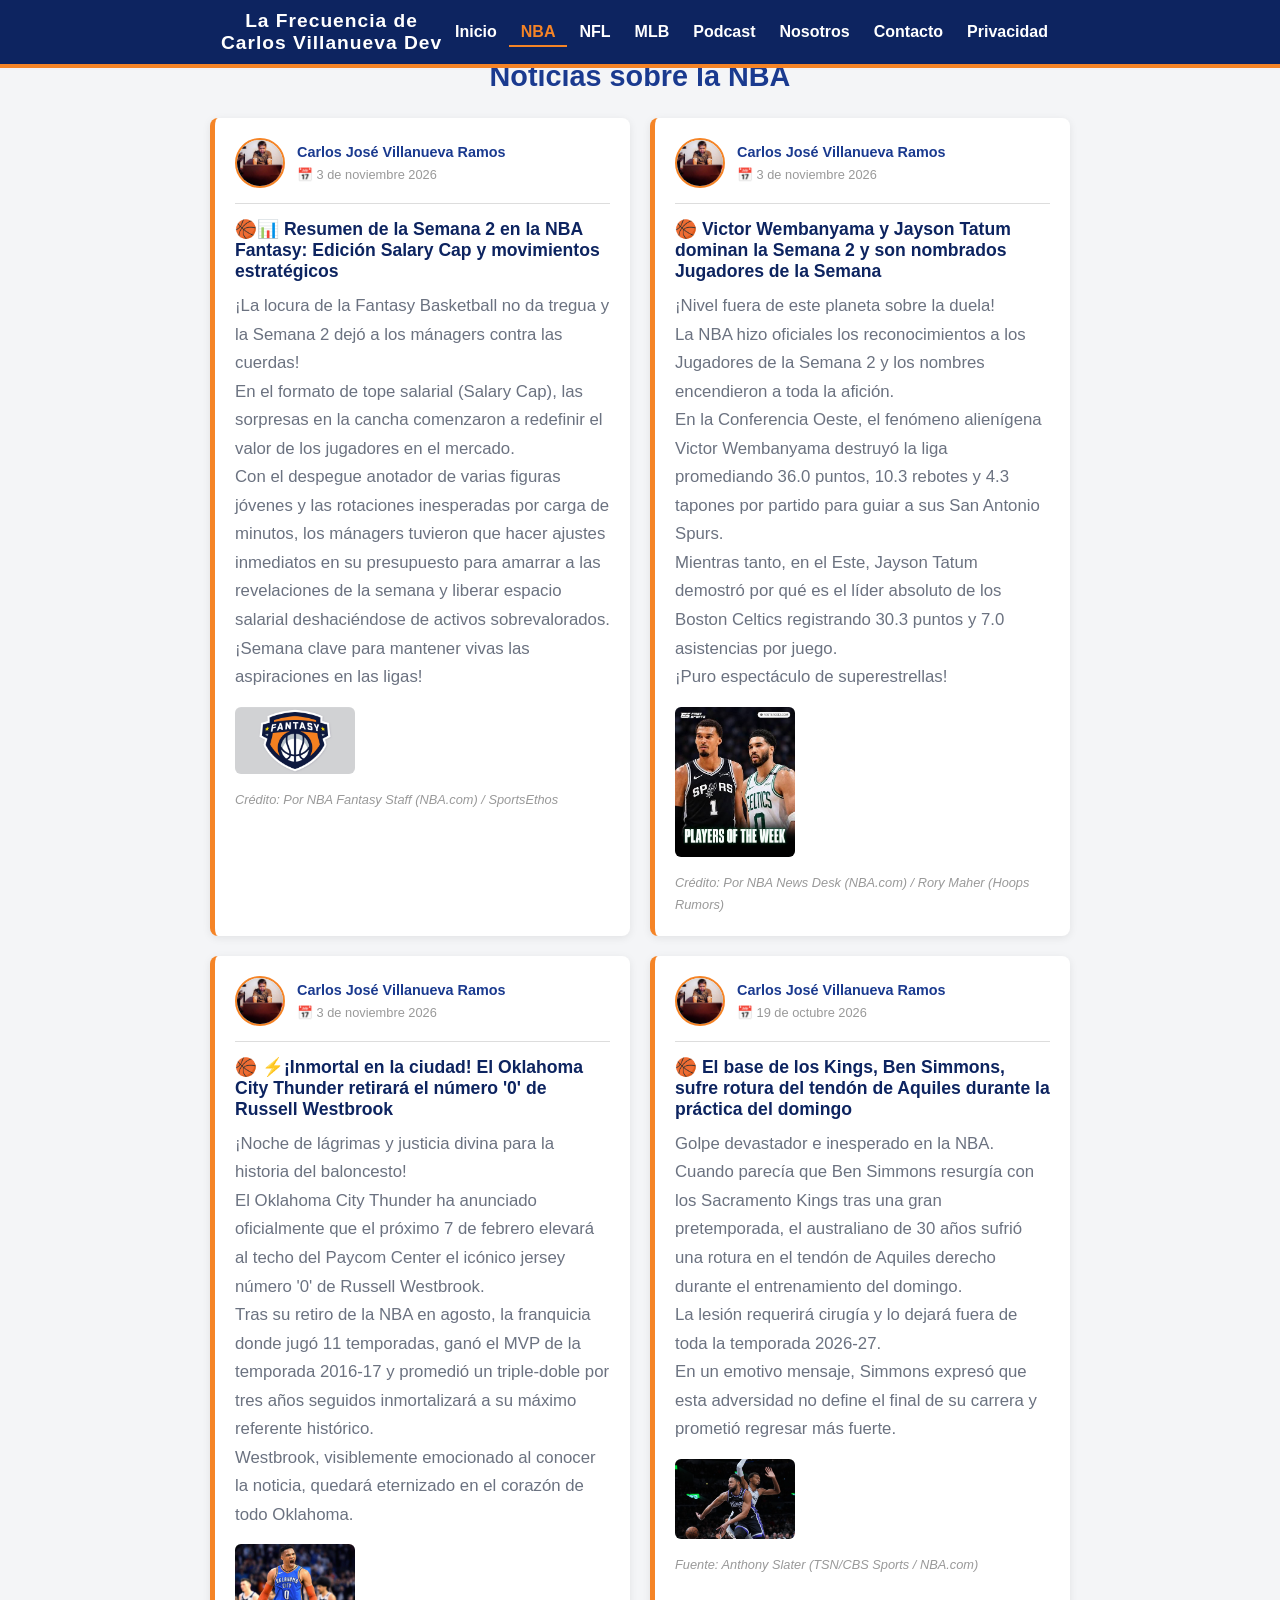
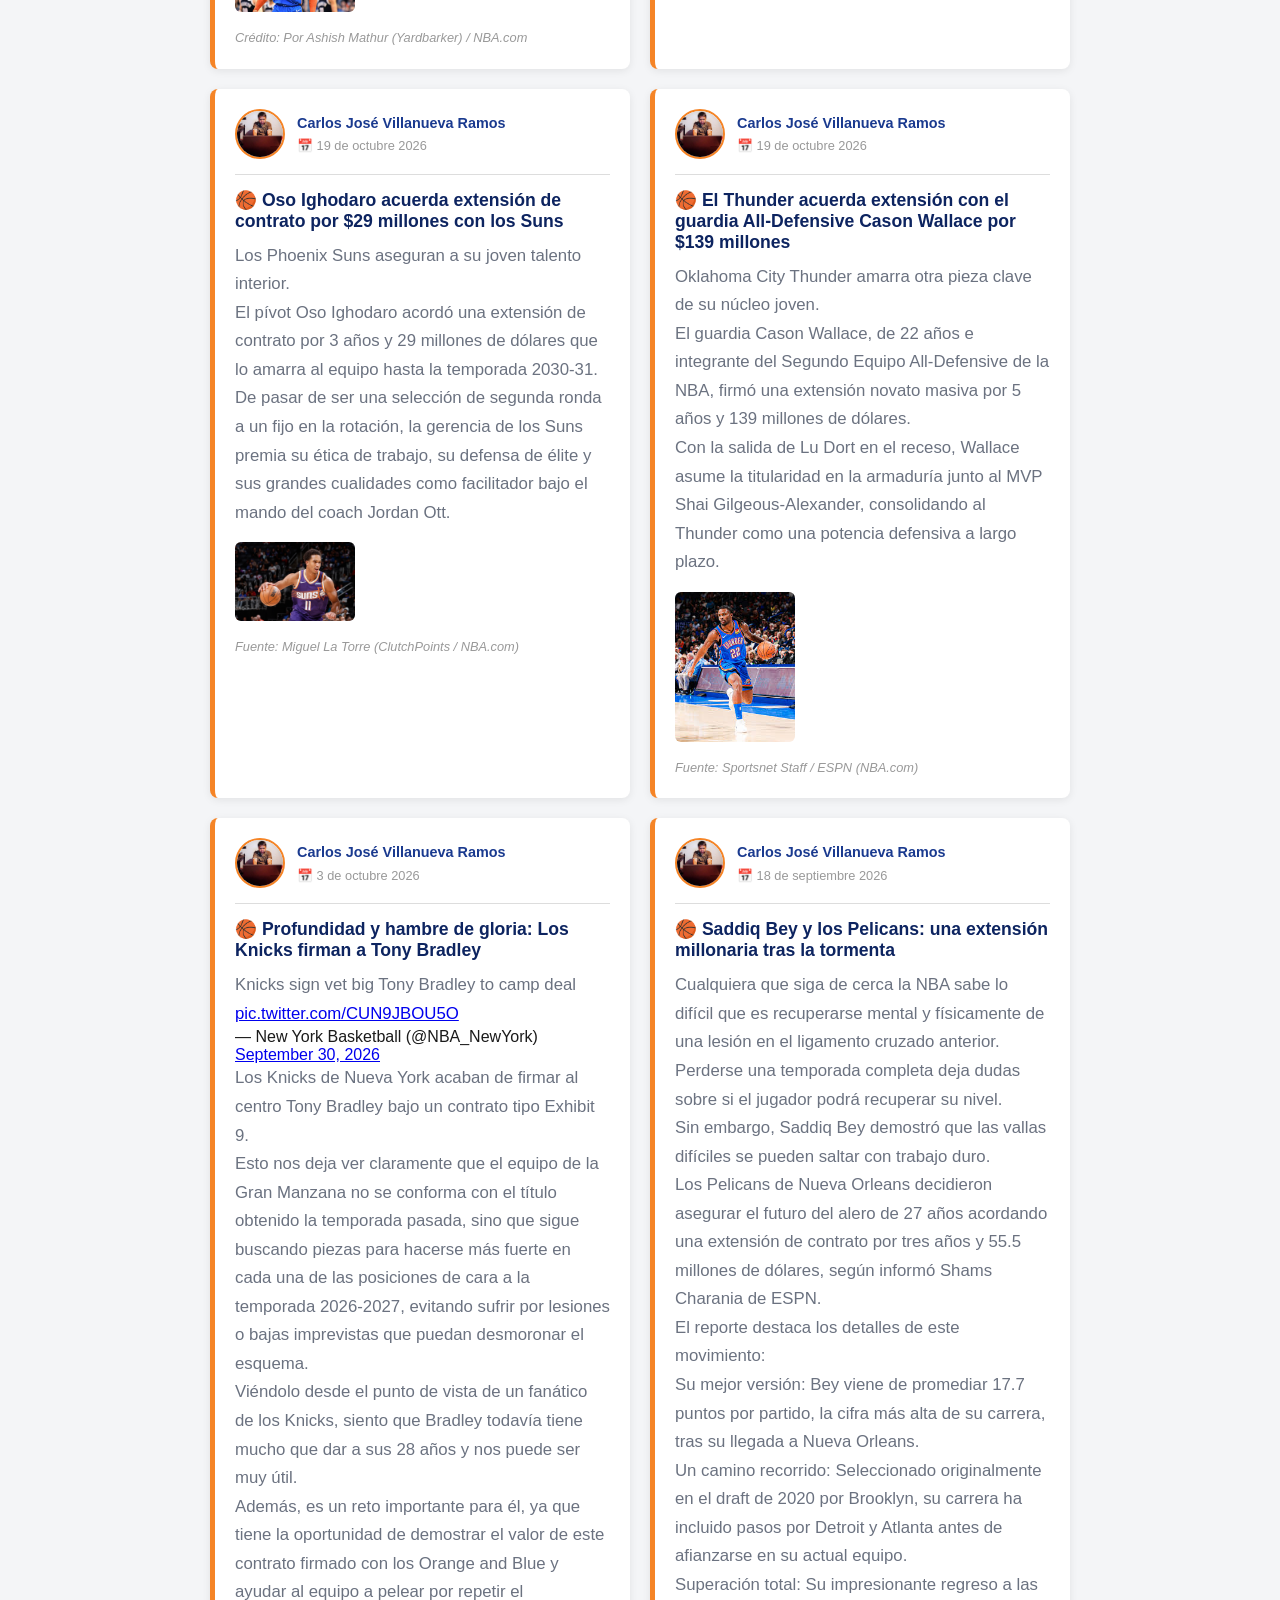
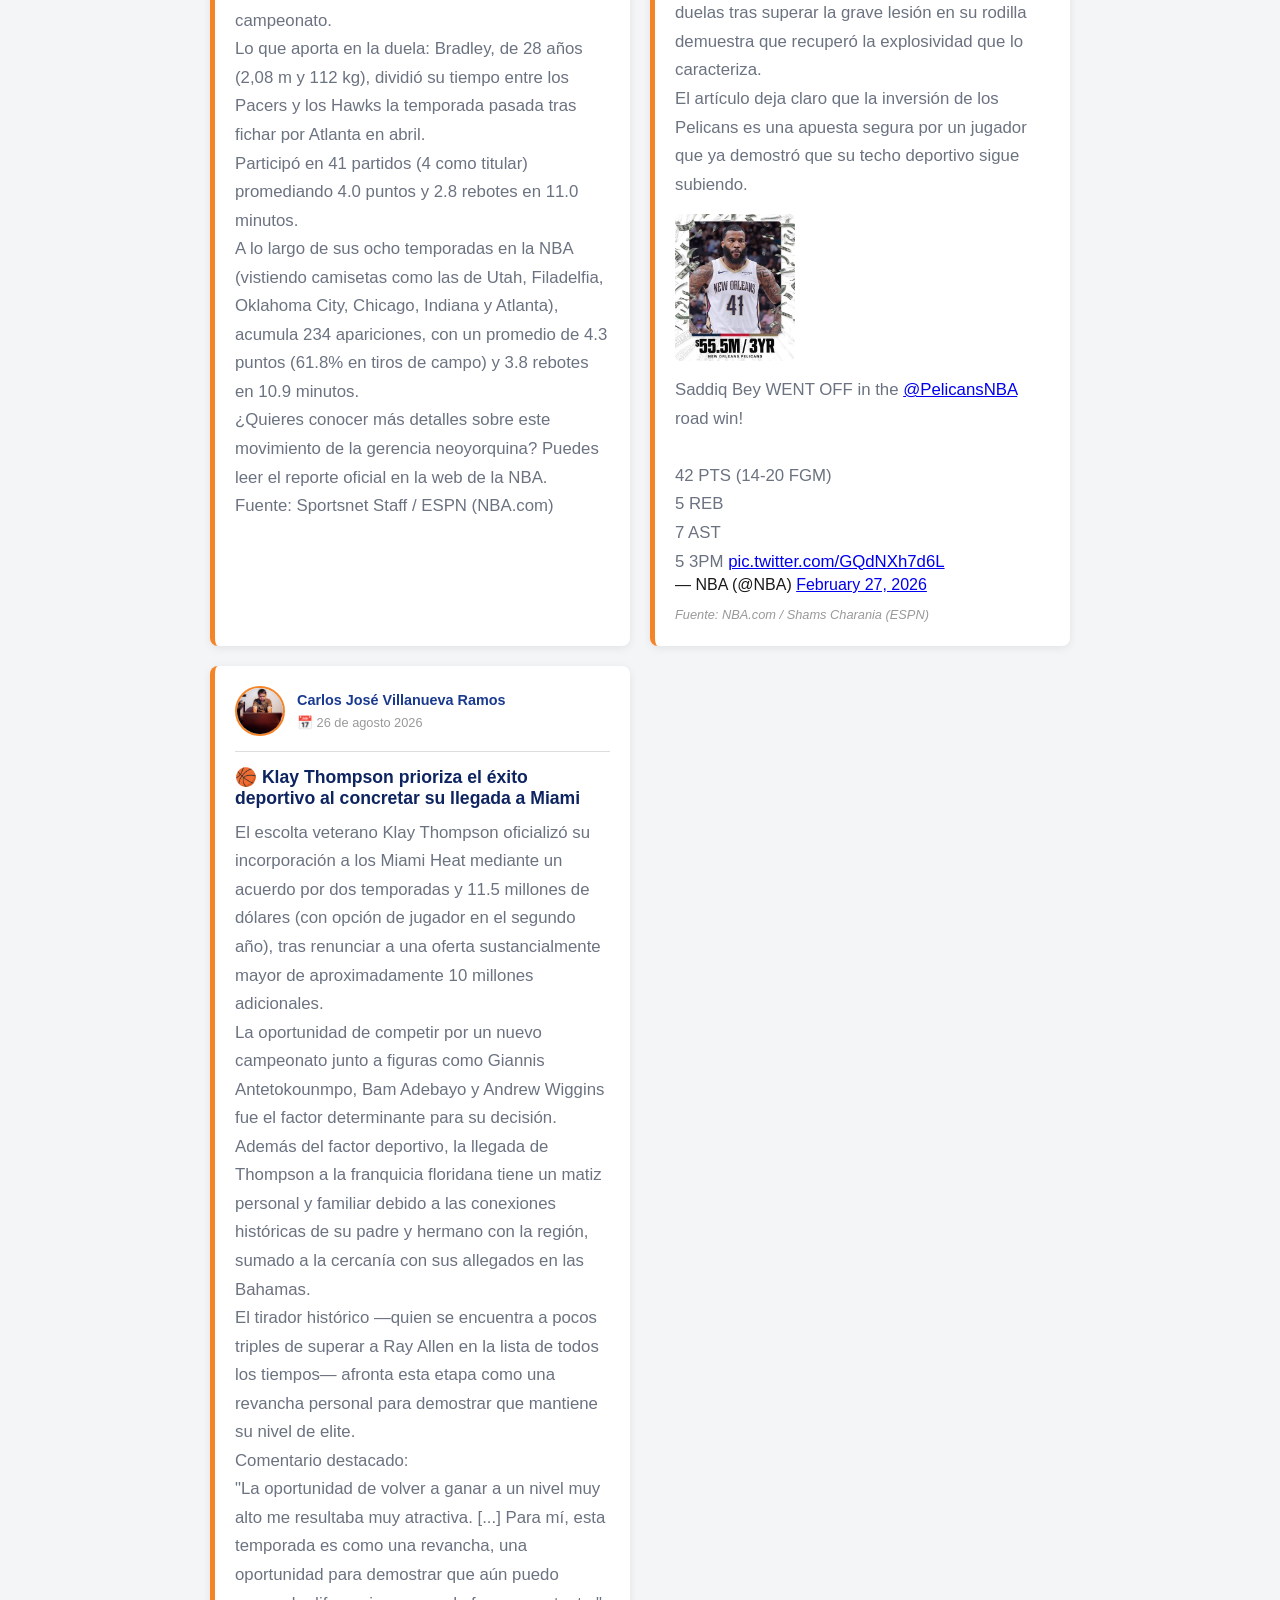
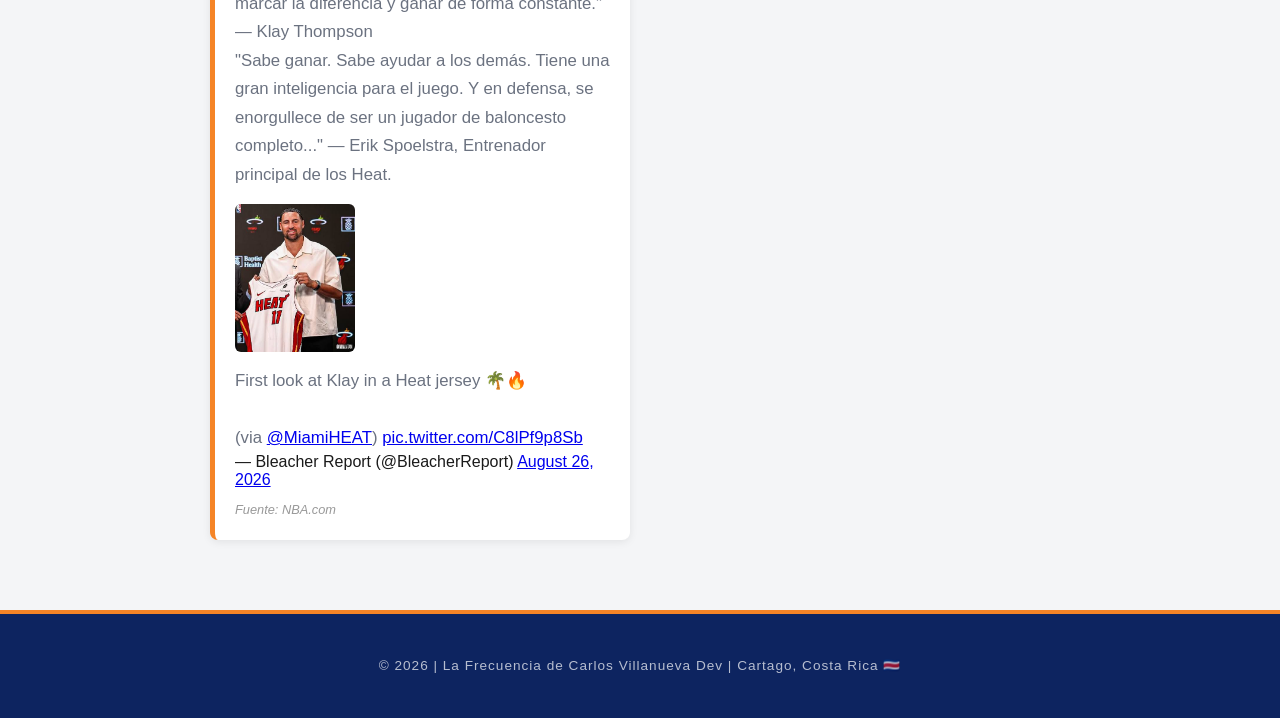
<file: nba.html>
<!DOCTYPE html>
<html lang="es">
<head>
    <meta charset="UTF-8">
    <meta name="viewport" content="width=device-width, initial-scale=1.0">
    <meta name="description" content="Noticias y análisis de la NBA - La Frecuencia de Carlos Villanueva Dev">
    <meta name="author" content="Carlos José Villanueva Ramos">
    <title>NBA | La Frecuencia de Carlos Villanueva Dev</title>
    <link rel="stylesheet" href="https://cdnjs.cloudflare.com/ajax/libs/font-awesome/6.0.0/css/all.min.css">
    <link rel="stylesheet" href="style.css">
<script src="https://pl31561560.profitableratecpmnetwork.com/95/f3/c5/95f3c522df9a412b2b54965290a59a02.js"></script>
    <!-- Anuncio Adsterra - Native Banner -->
<script src="https://pl31439501.profitableratecpmnetwork.com/4c/ff/21/4cff215564959deefbad7e484f0b04eb.js"></script>
</head>
<body>
  
<header class="navbar">
    <div class="container navbar-inner">
        <h2 class="logo">La Frecuencia de Carlos Villanueva Dev</h2>
        <nav class="menu">
            <ul>
                <li><a href="index.html">Inicio</a></li>
                <li><a href="nba.html" class="active">NBA</a></li>
                <li><a href="nfl.html">NFL</a></li>
                <li><a href="mlb.html">MLB</a></li>
                <li><a href="podcast.html">Podcast</a></li>
                <li><a href="index.html#nosotros">Nosotros</a></li>
                <li><a href="index.html#contacto">Contacto</a></li>
                    <li><a href="index.html#privacidad">Privacidad</a></li>
            </ul>
        </nav>
    </div>

</header>
<main class="container">
        <h2 style="margin-top: 20px;">Noticias sobre la NBA</h2>
        
        <div class="blog-grid">

            <article class="blog-card">
                        <div class="autor">
                            <img src="carlos-villanueva-ramos.jpg" alt="Carlos Villanueva" class="autor-foto">
                            <div>
                                <p class="autor-nombre">Carlos José Villanueva Ramos</p>
                                <p class="autor-fecha">📅 3 de noviembre 2026</p>
                            </div>
                        </div>
                        <h3>🏀📊 Resumen de la Semana 2 en la NBA Fantasy: Edición Salary Cap y movimientos estratégicos</h3>
                        <p>¡La locura de la Fantasy Basketball no da tregua y la Semana 2 dejó a los mánagers contra las cuerdas!</p> 
                        <p>En el formato de tope salarial (Salary Cap), las sorpresas en la cancha comenzaron a redefinir el valor de los jugadores en el mercado.</p> 
                        <p>Con el despegue anotador de varias figuras jóvenes y las rotaciones inesperadas por carga de minutos, los mánagers tuvieron que hacer ajustes inmediatos en su presupuesto para amarrar a las revelaciones de la semana y liberar espacio salarial deshaciéndose de activos sobrevalorados.</p> 
                        <p>¡Semana clave para mantener vivas las aspiraciones en las ligas!</p>
                        <img src="NBA-Fantasy.png" alt="NBA fantasy" class="imagen-articulo">
                        <p class="fuente-articulo">Crédito: Por NBA Fantasy Staff (NBA.com) / SportsEthos</p>
                    </article>



            <article class="blog-card">
                        <div class="autor">
                            <img src="carlos-villanueva-ramos.jpg" alt="Carlos Villanueva" class="autor-foto">
                            <div>
                                <p class="autor-nombre">Carlos José Villanueva Ramos</p>
                                <p class="autor-fecha">📅 3 de noviembre 2026</p>
                            </div>
                        </div>
                        <h3>🏀 Victor Wembanyama y Jayson Tatum dominan la Semana 2 y son nombrados Jugadores de la Semana</h3>
                        <p>¡Nivel fuera de este planeta sobre la duela!</p> 
                        <p>La NBA hizo oficiales los reconocimientos a los Jugadores de la Semana 2 y los nombres encendieron a toda la afición.</p> 
                        <p>En la Conferencia Oeste, el fenómeno alienígena Victor Wembanyama destruyó la liga promediando 36.0 puntos, 10.3 rebotes y 4.3 tapones por partido para guiar a sus San Antonio Spurs.</p> 
                        <p>Mientras tanto, en el Este, Jayson Tatum demostró por qué es el líder absoluto de los Boston Celtics registrando 30.3 puntos y 7.0 asistencias por juego.</p> 
                        <p>¡Puro espectáculo de superestrellas!</p>
                        <img src="Wembanyama-y-Tatum.jpg" alt="Wembanyama y Tatum dominan la semana 2 de la NBA" class="imagen-articulo">
                        <p class="fuente-articulo">Crédito: Por NBA News Desk (NBA.com) / Rory Maher (Hoops Rumors)</p>
                    </article>

            <article class="blog-card">
                        <div class="autor">
                            <img src="carlos-villanueva-ramos.jpg" alt="Carlos Villanueva" class="autor-foto">
                            <div>
                                <p class="autor-nombre">Carlos José Villanueva Ramos</p>
                                <p class="autor-fecha">📅 3 de noviembre 2026</p>
                            </div>
                        </div>
                        <h3>🏀 ⚡¡Inmortal en la ciudad! El Oklahoma City Thunder retirará el número '0' de Russell Westbrook</h3>
                        <p>¡Noche de lágrimas y justicia divina para la historia del baloncesto!</p> 
                        <p>El Oklahoma City Thunder ha anunciado oficialmente que el próximo 7 de febrero elevará al techo del Paycom Center el icónico jersey número '0' de Russell Westbrook.</p> 
                        <p>Tras su retiro de la NBA en agosto, la franquicia donde jugó 11 temporadas, ganó el MVP de la temporada 2016-17 y promedió un triple-doble por tres años seguidos inmortalizará a su máximo referente histórico.</p> 
                        <p>Westbrook, visiblemente emocionado al conocer la noticia, quedará eternizado en el corazón de todo Oklahoma.</p>
                        <img src="Westbrook.jpg" alt="Russell Westbrook jugador de los Oklahoma City Thunder" class="imagen-articulo">
                        <p class="fuente-articulo">Crédito: Por Ashish Mathur (Yardbarker) / NBA.com</p>
                    </article>

             <article class="blog-card">
                        <div class="autor">
                            <img src="carlos-villanueva-ramos.jpg" alt="Carlos Villanueva" class="autor-foto">
                            <div>
                                <p class="autor-nombre">Carlos José Villanueva Ramos</p>
                                <p class="autor-fecha">📅 19 de octubre 2026</p>
                            </div>
                        </div>
                        <h3>🏀 El base de los Kings, Ben Simmons, sufre rotura del tendón de Aquiles durante la práctica del domingo</h3>
                        <p>Golpe devastador e inesperado en la NBA.</p> 
                        <p>Cuando parecía que Ben Simmons resurgía con los Sacramento Kings tras una gran pretemporada, el australiano de 30 años sufrió una rotura en el tendón de Aquiles derecho durante el entrenamiento del domingo.</p> 
                        <p>La lesión requerirá cirugía y lo dejará fuera de toda la temporada 2026-27.</p> 
                        <p>En un emotivo mensaje, Simmons expresó que esta adversidad no define el final de su carrera y prometió regresar más fuerte.</p>
                        <img src="Ben Simmons King de Sacramento.webp" alt="Ben Simmons jugador de los King de Sacramento" class="imagen-articulo">
                        <p class="fuente-articulo">Fuente: Anthony Slater (TSN/CBS Sports / NBA.com)</p>
                    </article>

            <article class="blog-card">
                        <div class="autor">
                            <img src="carlos-villanueva-ramos.jpg" alt="Carlos Villanueva" class="autor-foto">
                            <div>
                                <p class="autor-nombre">Carlos José Villanueva Ramos</p>
                                <p class="autor-fecha">📅 19 de octubre 2026</p>
                            </div>
                        </div>
                        <h3>🏀 Oso Ighodaro acuerda extensión de contrato por $29 millones con los Suns</h3>
                        <p>Los Phoenix Suns aseguran a su joven talento interior.</p> 
                        <p>El pívot Oso Ighodaro acordó una extensión de contrato por 3 años y 29 millones de dólares que lo amarra al equipo hasta la temporada 2030-31.</p> 
                        <p>De pasar de ser una selección de segunda ronda a un fijo en la rotación, la gerencia de los Suns premia su ética de trabajo, su defensa de élite y sus grandes cualidades como facilitador bajo el mando del coach Jordan Ott.</p>
                        <img src="Oso Ighodaro.webp" alt="Oso Ighodaro jugador de los Suns" class="imagen-articulo">
                        <p class="fuente-articulo">Fuente: Miguel La Torre (ClutchPoints / NBA.com)</p>
                    </article>

            
              <article class="blog-card">
                        <div class="autor">
                            <img src="carlos-villanueva-ramos.jpg" alt="Carlos Villanueva" class="autor-foto">
                            <div>
                                <p class="autor-nombre">Carlos José Villanueva Ramos</p>
                                <p class="autor-fecha">📅 19 de octubre 2026</p>
                            </div>
                        </div>
                        <h3>🏀 El Thunder acuerda extensión con el guardia All-Defensive Cason Wallace por $139 millones</h3>
                        <p>Oklahoma City Thunder amarra otra pieza clave de su núcleo joven.</p> 
                        <p>El guardia Cason Wallace, de 22 años e integrante del Segundo Equipo All-Defensive de la NBA, firmó una extensión novato masiva por 5 años y 139 millones de dólares.</p> 
                        <p>Con la salida de Lu Dort en el receso, Wallace asume la titularidad en la armaduría junto al MVP Shai Gilgeous-Alexander, consolidando al Thunder como una potencia defensiva a largo plazo.</p>
                       <img src="Cason Wallace.jpg" alt="Cason Wallace jugador de Oklahoma City Thunder" class="imagen-articulo">
                      <p class="fuente-articulo">Fuente: Sportsnet Staff / ESPN (NBA.com)</p>
                    </article>

              <article class="blog-card">
                        <div class="autor">
                            <img src="carlos-villanueva-ramos.jpg" alt="Carlos Villanueva" class="autor-foto">
                            <div>
                                <p class="autor-nombre">Carlos José Villanueva Ramos</p>
                                <p class="autor-fecha">📅 3 de octubre 2026</p>
                            </div>
                        </div>
                        <h3>🏀 Profundidad y hambre de gloria: Los Knicks firman a Tony Bradley</h3>
                        <blockquote class="twitter-tweet"><p lang="en" dir="ltr">Knicks sign vet big Tony Bradley to camp deal <a href="https://t.co/CUN9JBOU5O">pic.twitter.com/CUN9JBOU5O</a></p>&mdash; New York Basketball (@NBA_NewYork) <a href="https://x.com/NBA_NewYork/status/2105295094169362733?ref_src=twsrc%5Etfw">September 30, 2026</a></blockquote> <script async src="https://platform.x.com/widgets.js" charset="utf-8"></script>
                        <p>Los Knicks de Nueva York acaban de firmar al centro Tony Bradley bajo un contrato tipo Exhibit 9.</p> 
                        <p>Esto nos deja ver claramente que el equipo de la Gran Manzana no se conforma con el título obtenido la temporada pasada, sino que sigue buscando piezas para hacerse más fuerte en cada una de las posiciones de cara a la temporada 2026-2027, evitando sufrir por lesiones o bajas imprevistas que puedan desmoronar el esquema.</p> 
                        <p>Viéndolo desde el punto de vista de un fanático de los Knicks, siento que Bradley todavía tiene mucho que dar a sus 28 años y nos puede ser muy útil.</p> 
                        <p>Además, es un reto importante para él, ya que tiene la oportunidad de demostrar el valor de este contrato firmado con los Orange and Blue y ayudar al equipo a pelear por repetir el campeonato.</p> 
                        <p>Lo que aporta en la duela: Bradley, de 28 años (2,08 m y 112 kg), dividió su tiempo entre los Pacers y los Hawks la temporada pasada tras fichar por Atlanta en abril.</p> 
                        <p>Participó en 41 partidos (4 como titular) promediando 4.0 puntos y 2.8 rebotes en 11.0 minutos.</p> 
                        <p>A lo largo de sus ocho temporadas en la NBA (vistiendo camisetas como las de Utah, Filadelfia, Oklahoma City, Chicago, Indiana y Atlanta), acumula 234 apariciones, con un promedio de 4.3 puntos (61.8% en tiros de campo) y 3.8 rebotes en 10.9 minutos.</p> 
                        <p>¿Quieres conocer más detalles sobre este movimiento de la gerencia neoyorquina? Puedes leer el reporte oficial en la web de la NBA.</p>
                        
                        <p>Fuente: Sportsnet Staff / ESPN (NBA.com)</p>
                    </article>

                 <article class="blog-card">
                        <div class="autor">
                            <img src="carlos-villanueva-ramos.jpg" alt="Carlos Villanueva" class="autor-foto">
                            <div>
                                <p class="autor-nombre">Carlos José Villanueva Ramos</p>
                                <p class="autor-fecha">📅 18 de septiembre 2026</p>
                            </div>
                        </div>
                        <h3>🏀 Saddiq Bey y los Pelicans: una extensión millonaria tras la tormenta</h3>
                        <p>Cualquiera que siga de cerca la NBA sabe lo difícil que es recuperarse mental y físicamente de una lesión en el ligamento cruzado anterior.</p> 
                        <p>Perderse una temporada completa deja dudas sobre si el jugador podrá recuperar su nivel.</p> 
                        <p>Sin embargo, Saddiq Bey demostró que las vallas difíciles se pueden saltar con trabajo duro.</p>
                        <p>Los Pelicans de Nueva Orleans decidieron asegurar el futuro del alero de 27 años acordando una extensión de contrato por tres años y 55.5 millones de dólares, según informó Shams Charania de ESPN.</p>
                        <p>El reporte destaca los detalles de este movimiento:</p>
                        <p>Su mejor versión: Bey viene de promediar 17.7 puntos por partido, la cifra más alta de su carrera, tras su llegada a Nueva Orleans.</p>
                        <p>Un camino recorrido: Seleccionado originalmente en el draft de 2020 por Brooklyn, su carrera ha incluido pasos por Detroit y Atlanta antes de afianzarse en su actual equipo.</p>
                        <p>Superación total: Su impresionante regreso a las duelas tras superar la grave lesión en su rodilla demuestra que recuperó la explosividad que lo caracteriza.</p>
                        <p>El artículo deja claro que la inversión de los Pelicans es una apuesta segura por un jugador que ya demostró que su techo deportivo sigue subiendo.</p>
                        <img src="Saddiq-Bey-jugador-de-los-New-Orleans-Pelicans.jpg" alt="Saddiq Bey jugador de los New Orleans Pelicans" class="imagen-articulo">
                        <blockquote class="twitter-tweet"><p lang="en" dir="ltr">Saddiq Bey WENT OFF in the <a href="https://x.com/PelicansNBA?ref_src=twsrc%5Etfw">@PelicansNBA</a> road win!<br><br>42 PTS (14-20 FGM)<br>5 REB<br>7 AST<br>5 3PM <a href="https://t.co/GQdNXh7d6L">pic.twitter.com/GQdNXh7d6L</a></p>&mdash; NBA (@NBA) <a href="https://x.com/NBA/status/2027246373221826622?ref_src=twsrc%5Etfw">February 27, 2026</a></blockquote> <script async src="https://platform.x.com/widgets.js" charset="utf-8"></script>
                        <p  class="fuente-articulo">Fuente: NBA.com / Shams Charania (ESPN)</p>
                    </article>

            <article class="blog-card">
                        <div class="autor">
                            <img src="carlos-villanueva-ramos.jpg" alt="Carlos Villanueva" class="autor-foto">
                            <div>
                                <p class="autor-nombre">Carlos José Villanueva Ramos</p>
                                <p class="autor-fecha">📅 26 de agosto 2026</p>
                            </div>
                        </div>
                        <h3>🏀 Klay Thompson prioriza el éxito deportivo al concretar su llegada a Miami</h3>
                        <p>El escolta veterano Klay Thompson oficializó su incorporación a los Miami Heat mediante un acuerdo por dos temporadas y 11.5 millones de dólares (con opción de jugador en el segundo año), tras renunciar a una oferta sustancialmente mayor de aproximadamente 10 millones adicionales.</p> 
                        <p>La oportunidad de competir por un nuevo campeonato junto a figuras como Giannis Antetokounmpo, Bam Adebayo y Andrew Wiggins fue el factor determinante para su decisión.</p>
                        <p>Además del factor deportivo, la llegada de Thompson a la franquicia floridana tiene un matiz personal y familiar debido a las conexiones históricas de su padre y hermano con la región, sumado a la cercanía con sus allegados en las Bahamas.</p> 
                        <p>El tirador histórico —quien se encuentra a pocos triples de superar a Ray Allen en la lista de todos los tiempos— afronta esta etapa como una revancha personal para demostrar que mantiene su nivel de elite.</p>
                        <p>Comentario destacado:</p>
                        <p>"La oportunidad de volver a ganar a un nivel muy alto me resultaba muy atractiva. [...] Para mí, esta temporada es como una revancha, una oportunidad para demostrar que aún puedo marcar la diferencia y ganar de forma constante." — Klay Thompson</p>
                        <p>"Sabe ganar. Sabe ayudar a los demás. Tiene una gran inteligencia para el juego. Y en defensa, se enorgullece de ser un jugador de baloncesto completo..." — Erik Spoelstra, Entrenador principal de los Heat.</p>
                        <img src="Klay-Thompson-jugador-de-Miami-Heat.jpg" alt="Klay Thompson jugador de Miami Heat" class="imagen-articulo">
                        <blockquote class="twitter-tweet"><p lang="en" dir="ltr">First look at Klay in a Heat jersey 🌴🔥<br><br>(via <a href="https://x.com/MiamiHEAT?ref_src=twsrc%5Etfw">@MiamiHEAT</a>) <a href="https://t.co/C8lPf9p8Sb">pic.twitter.com/C8lPf9p8Sb</a></p>&mdash; Bleacher Report (@BleacherReport) <a href="https://x.com/BleacherReport/status/2092462437534687348?ref_src=twsrc%5Etfw">August 26, 2026</a></blockquote> <script async src="https://platform.x.com/widgets.js" charset="utf-8"></script>
                        <p class="fuente-articulo">Fuente: NBA.com</p>
                    </article>



        </div>

        <!-- Anuncio Adsterra - Native Banner -->
        <div class="anuncio-wrapper">
            <script async="async" data-cfasync="false" src="https://pl31393178.profitableratecpmnetwork.com/5204468fe968e75fcf1985ddda16cf6c/invoke.js"></script>
            <div id="container-5204468fe968e75fcf1985ddda16cf6c"></div>
        </div>
    </main>

    <footer>
        <div class="container">
            <p>© 2026 | La Frecuencia de Carlos Villanueva Dev | Cartago, Costa Rica 🇨🇷</p>
        </div>
    </footer>

</body>
</html>
</file>
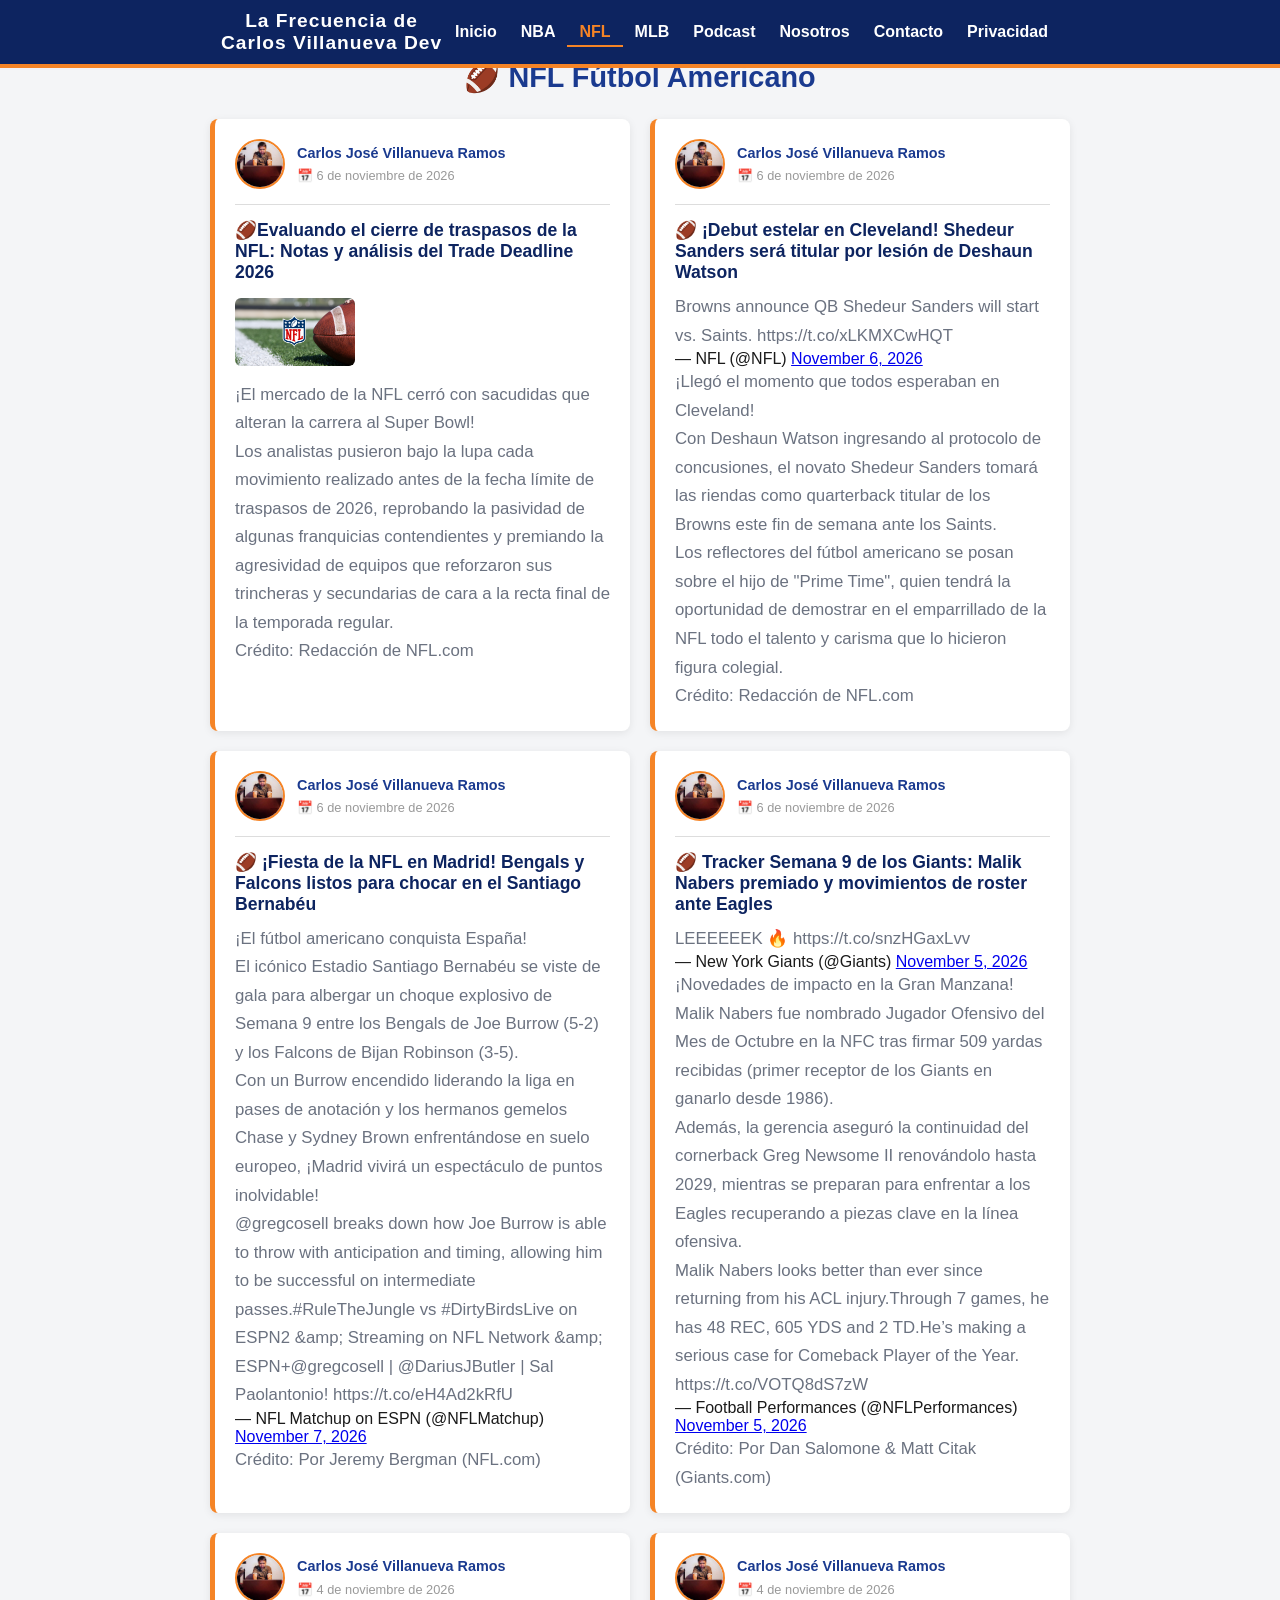
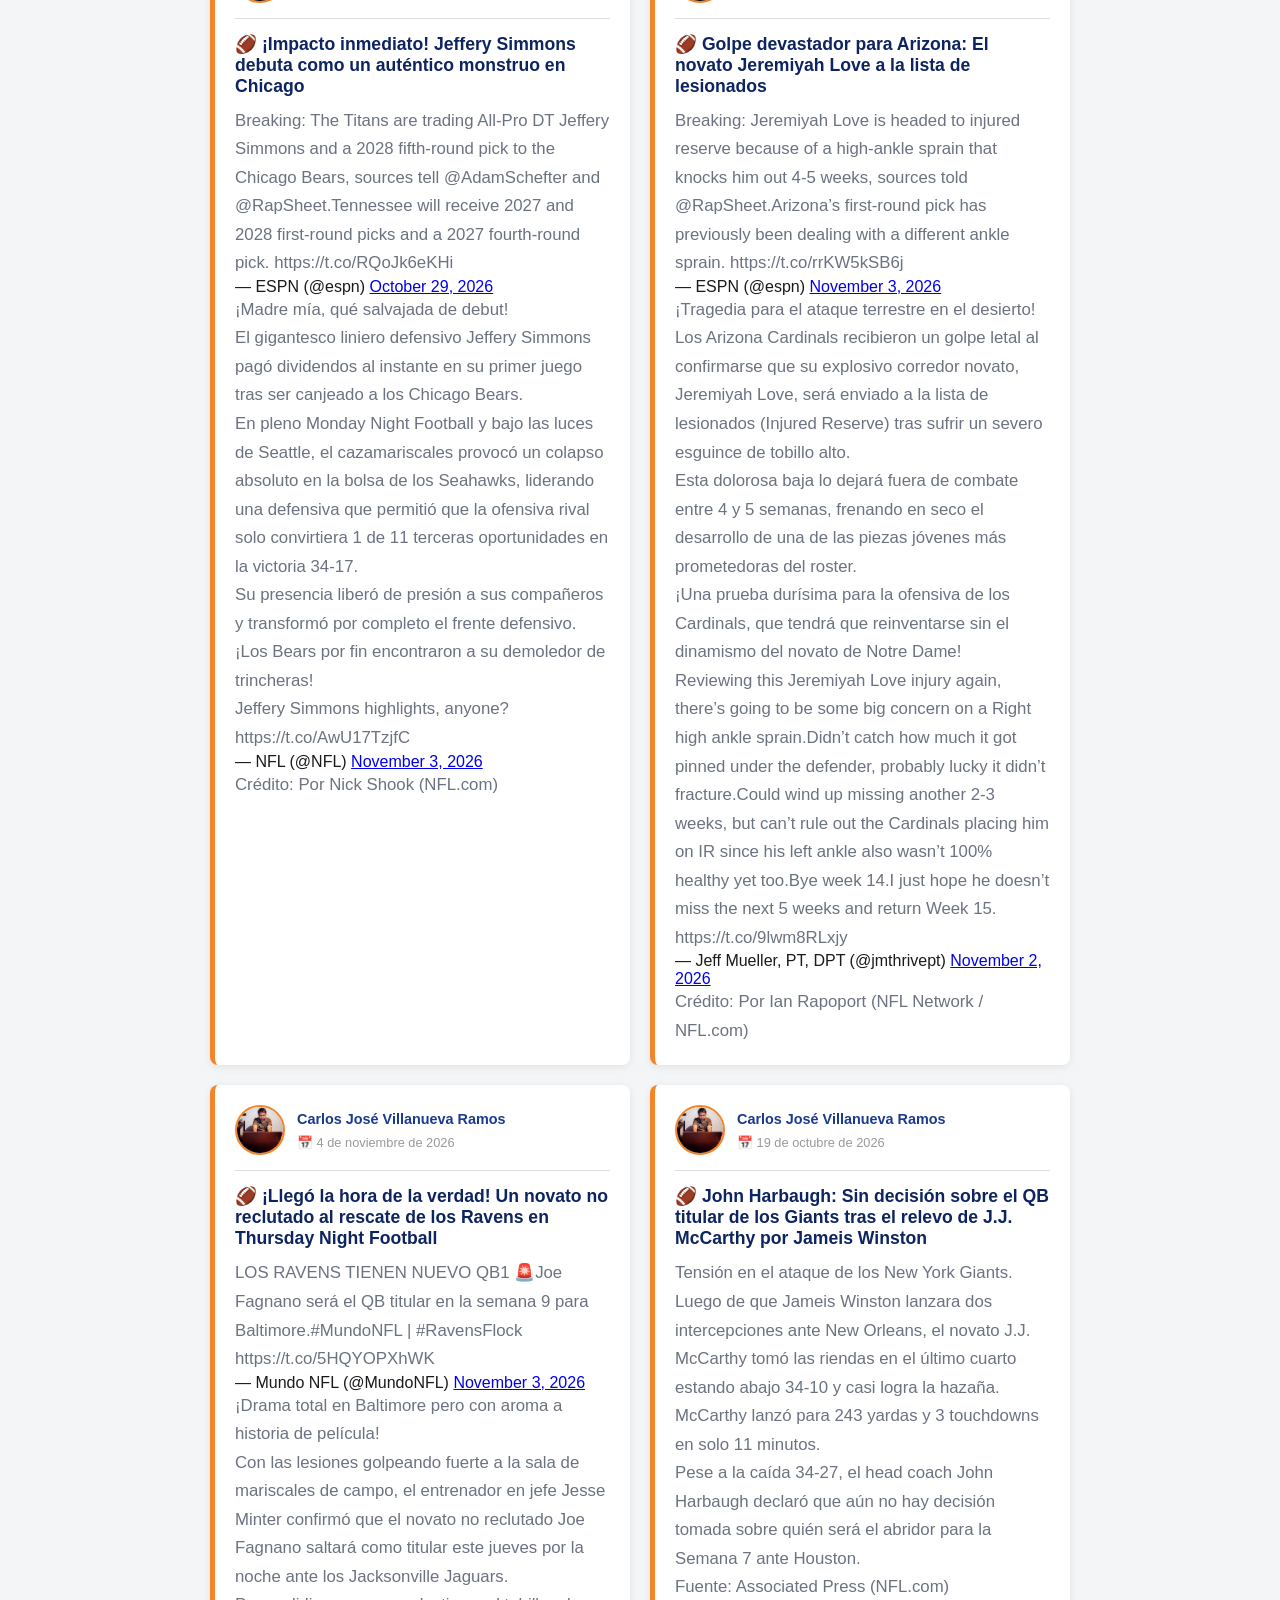
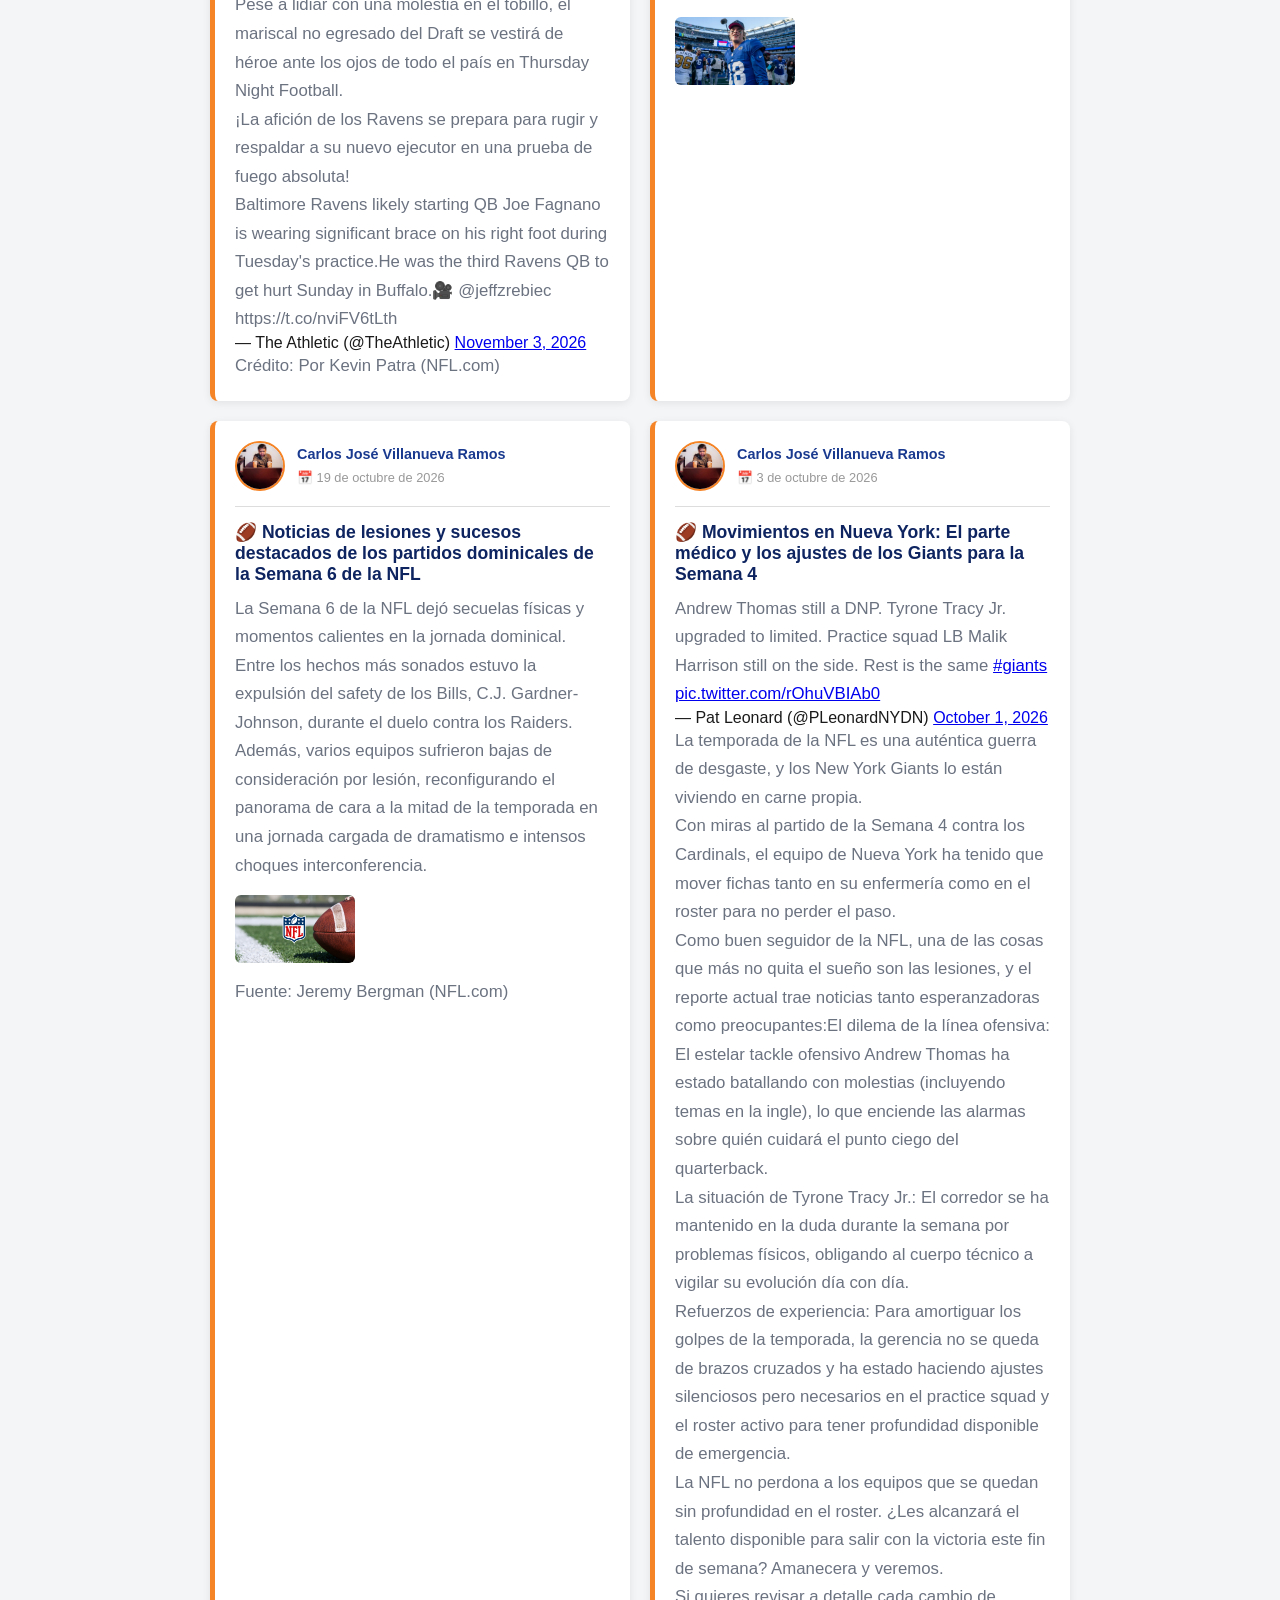
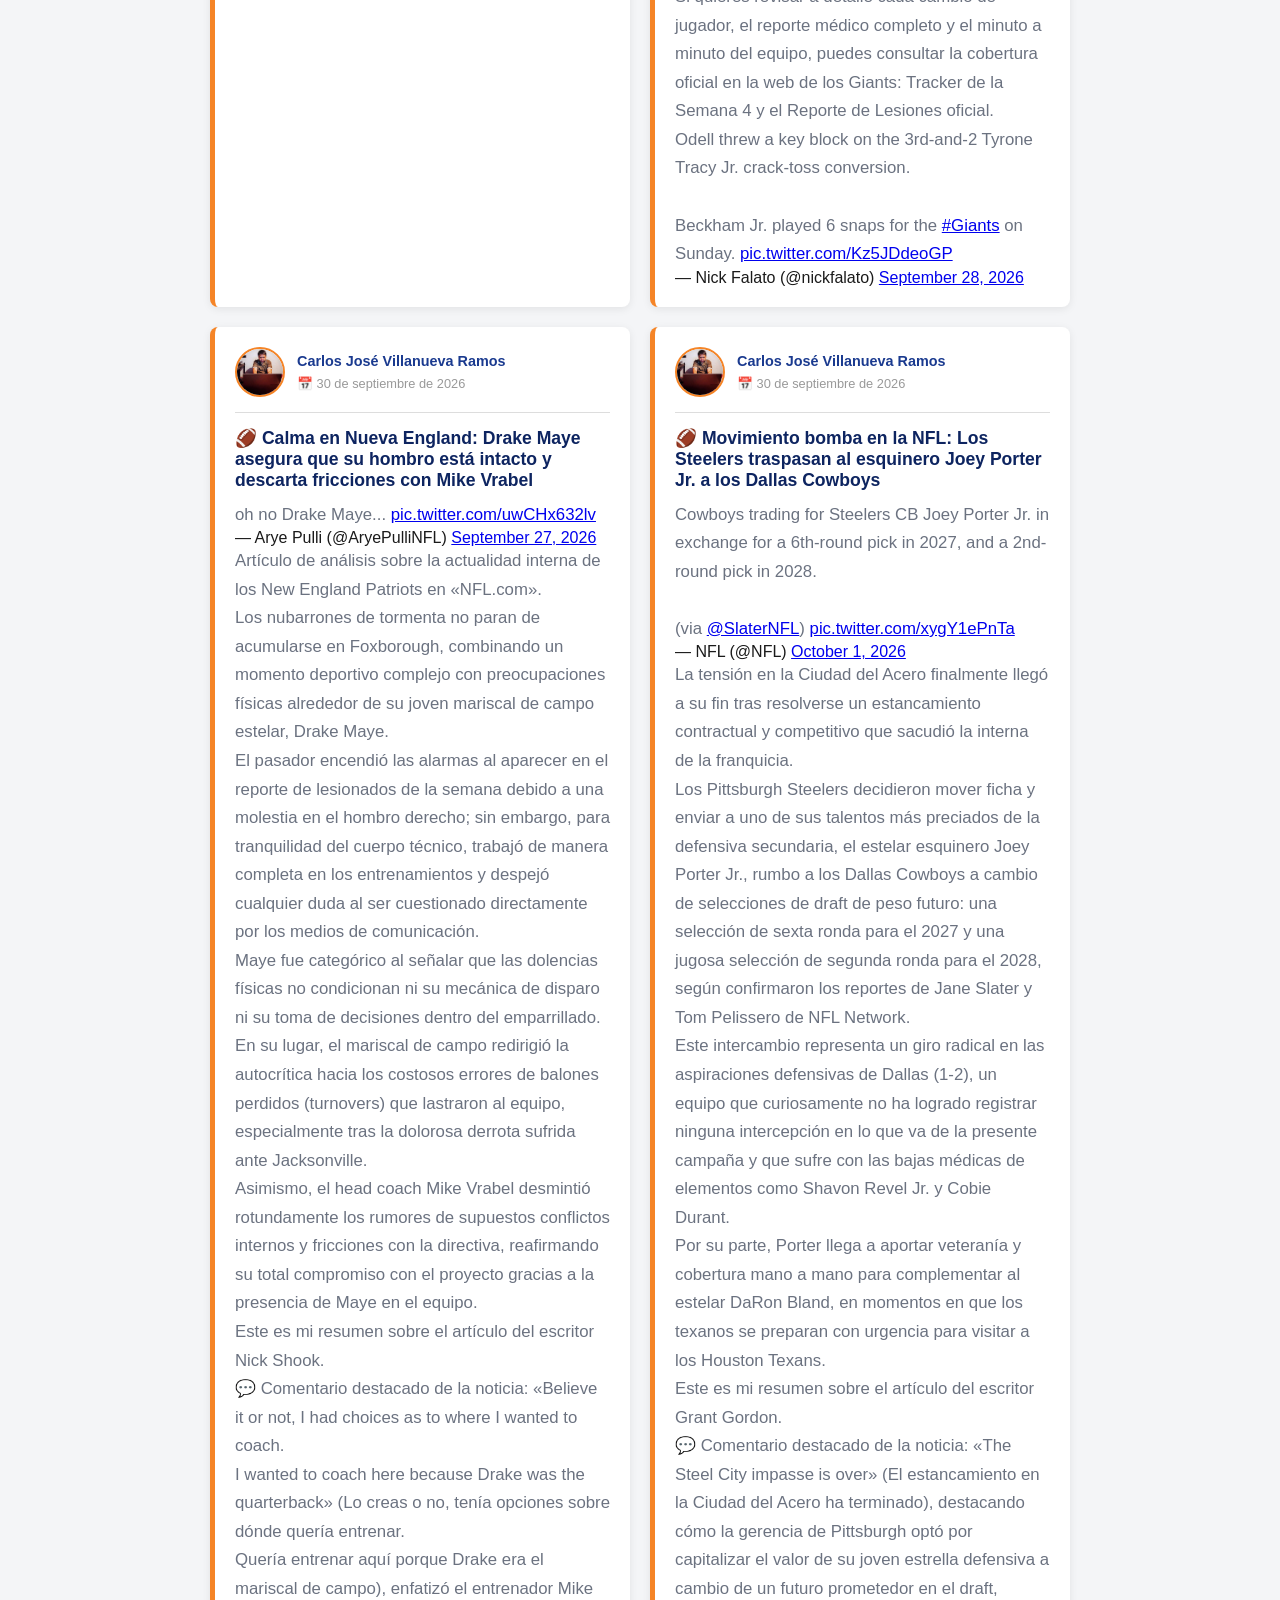
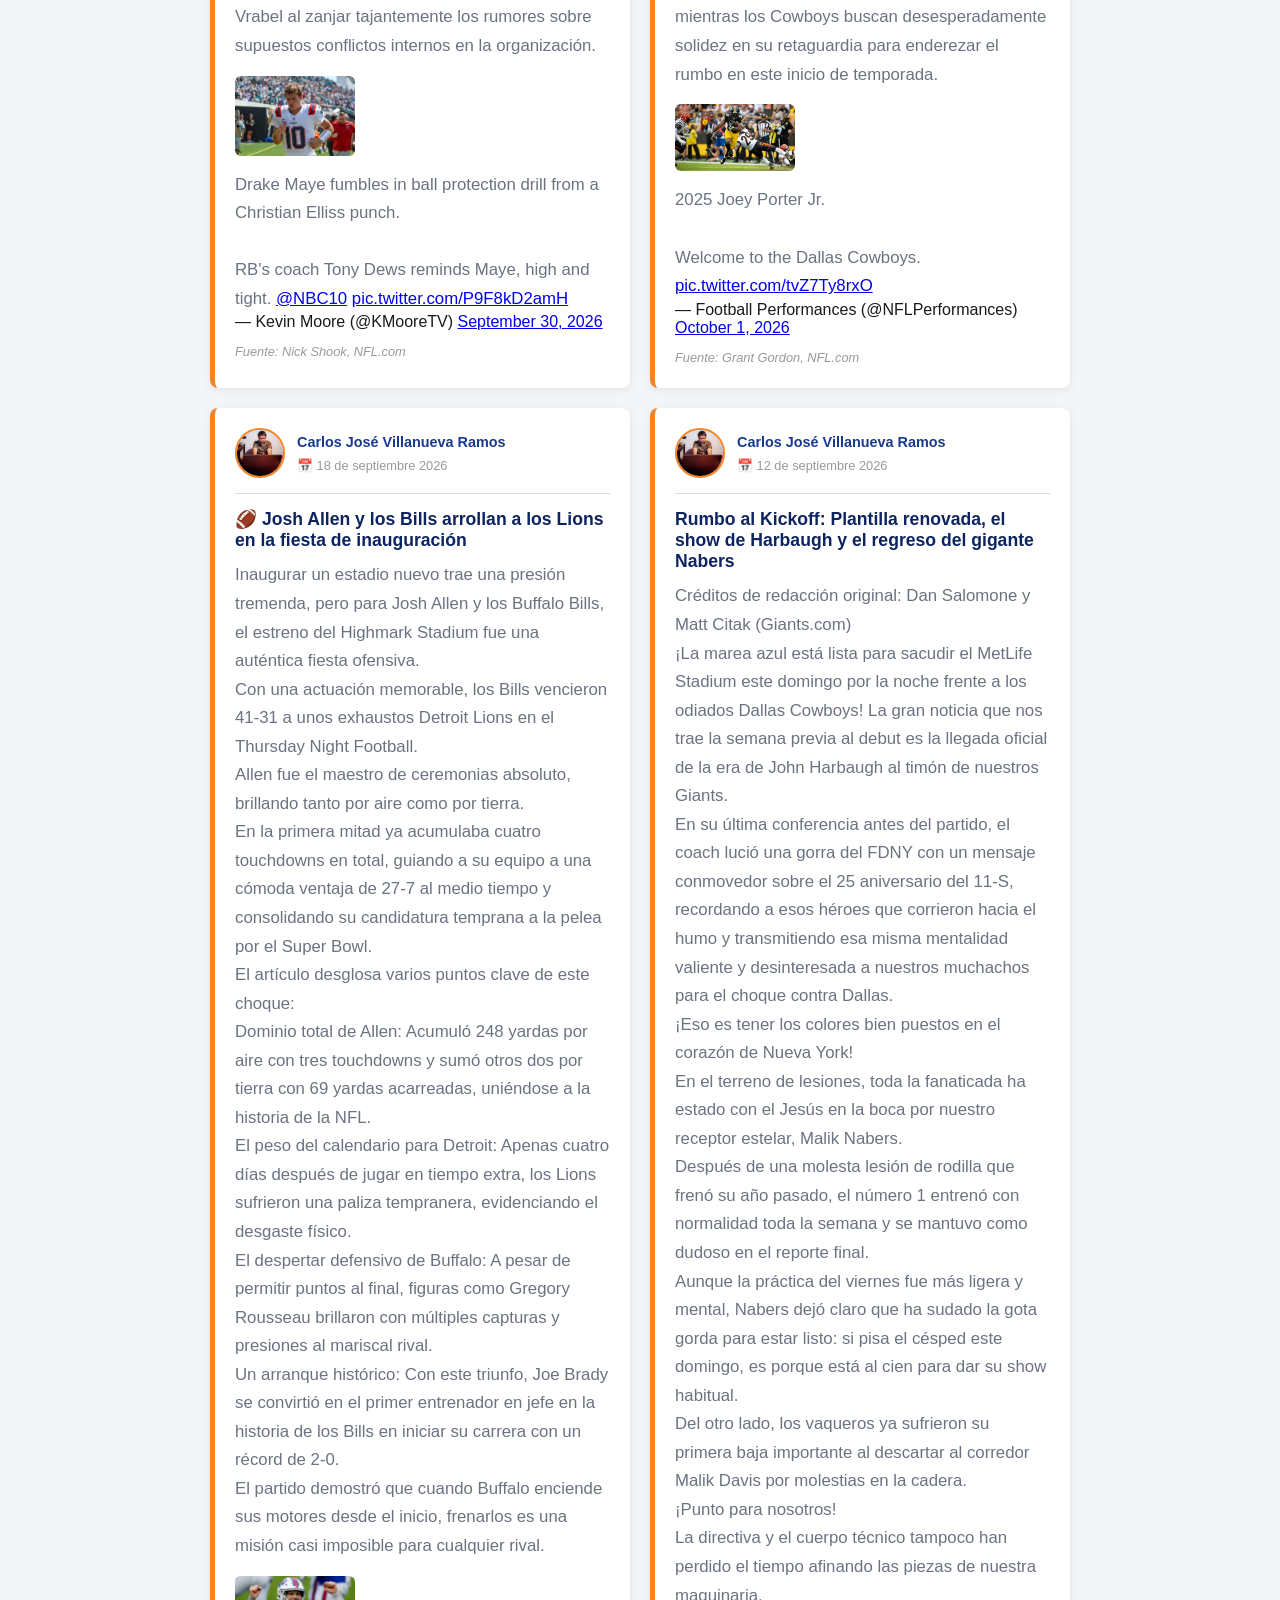
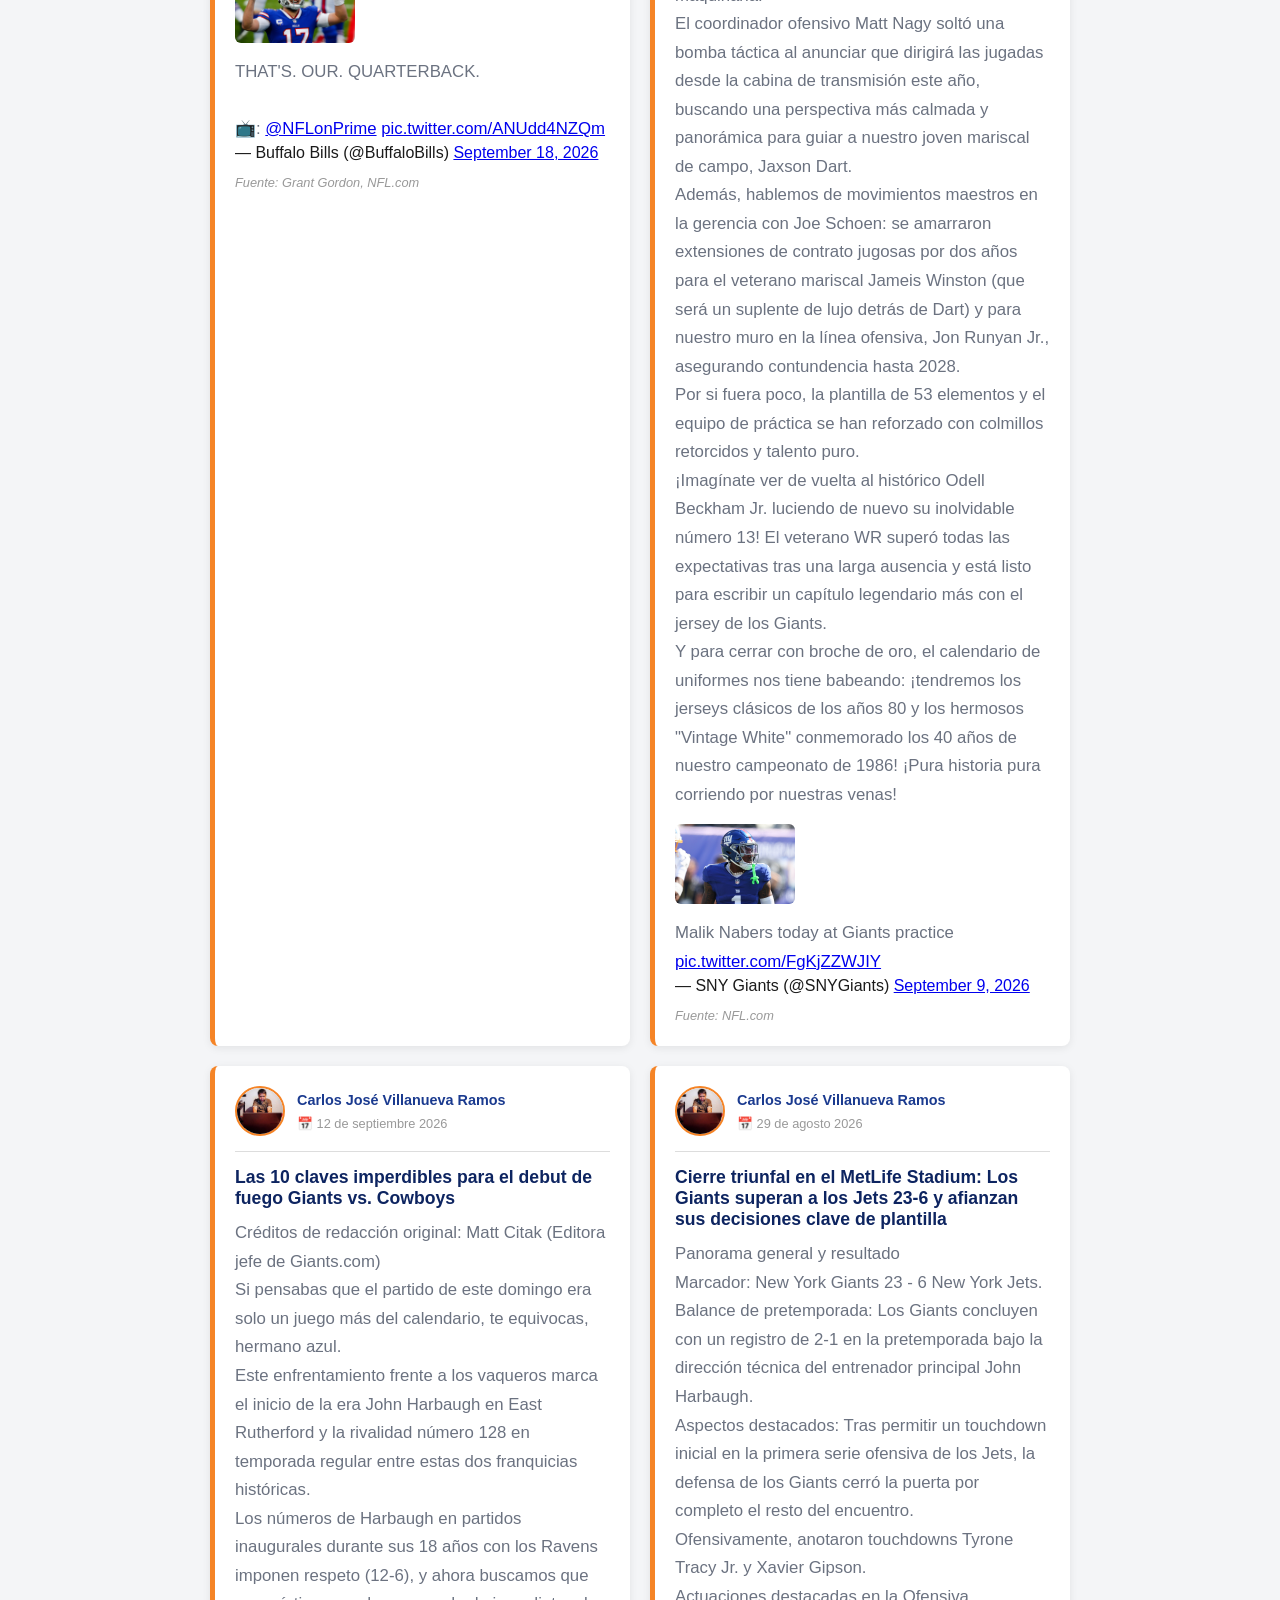
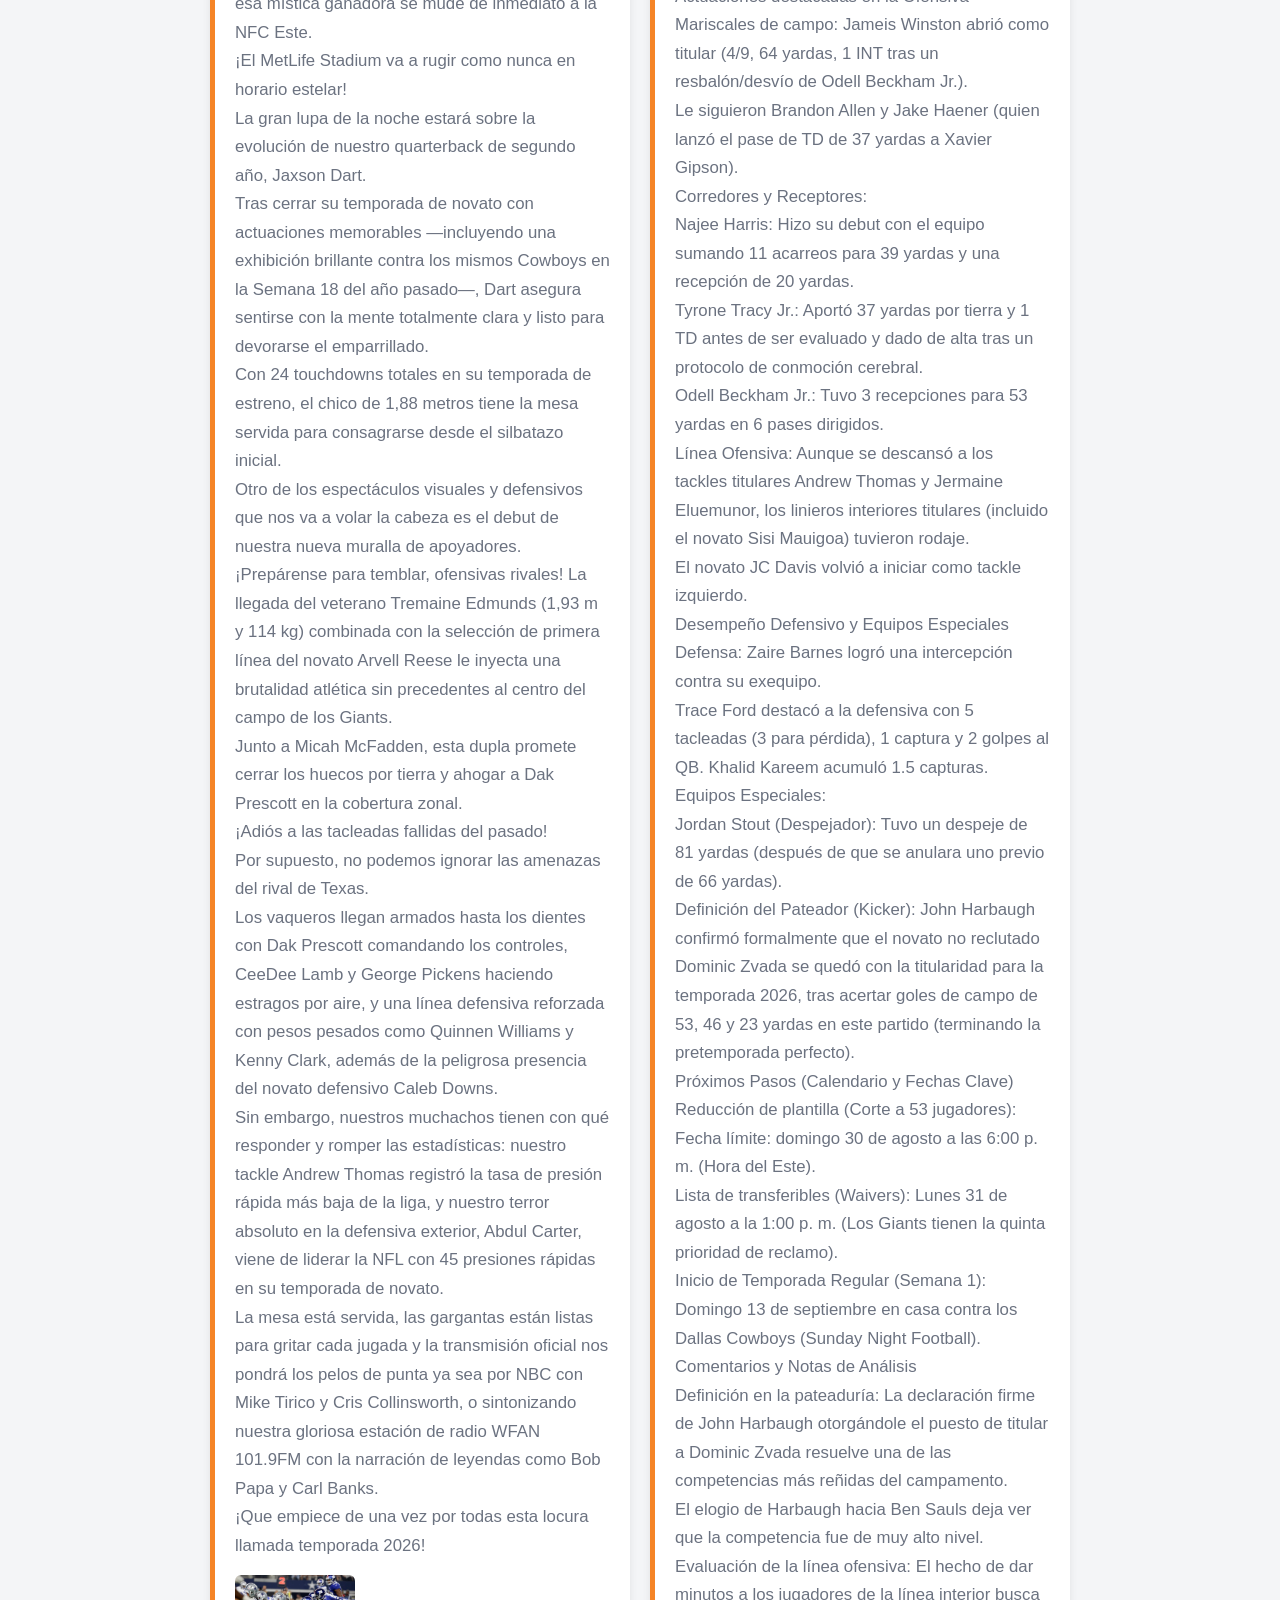
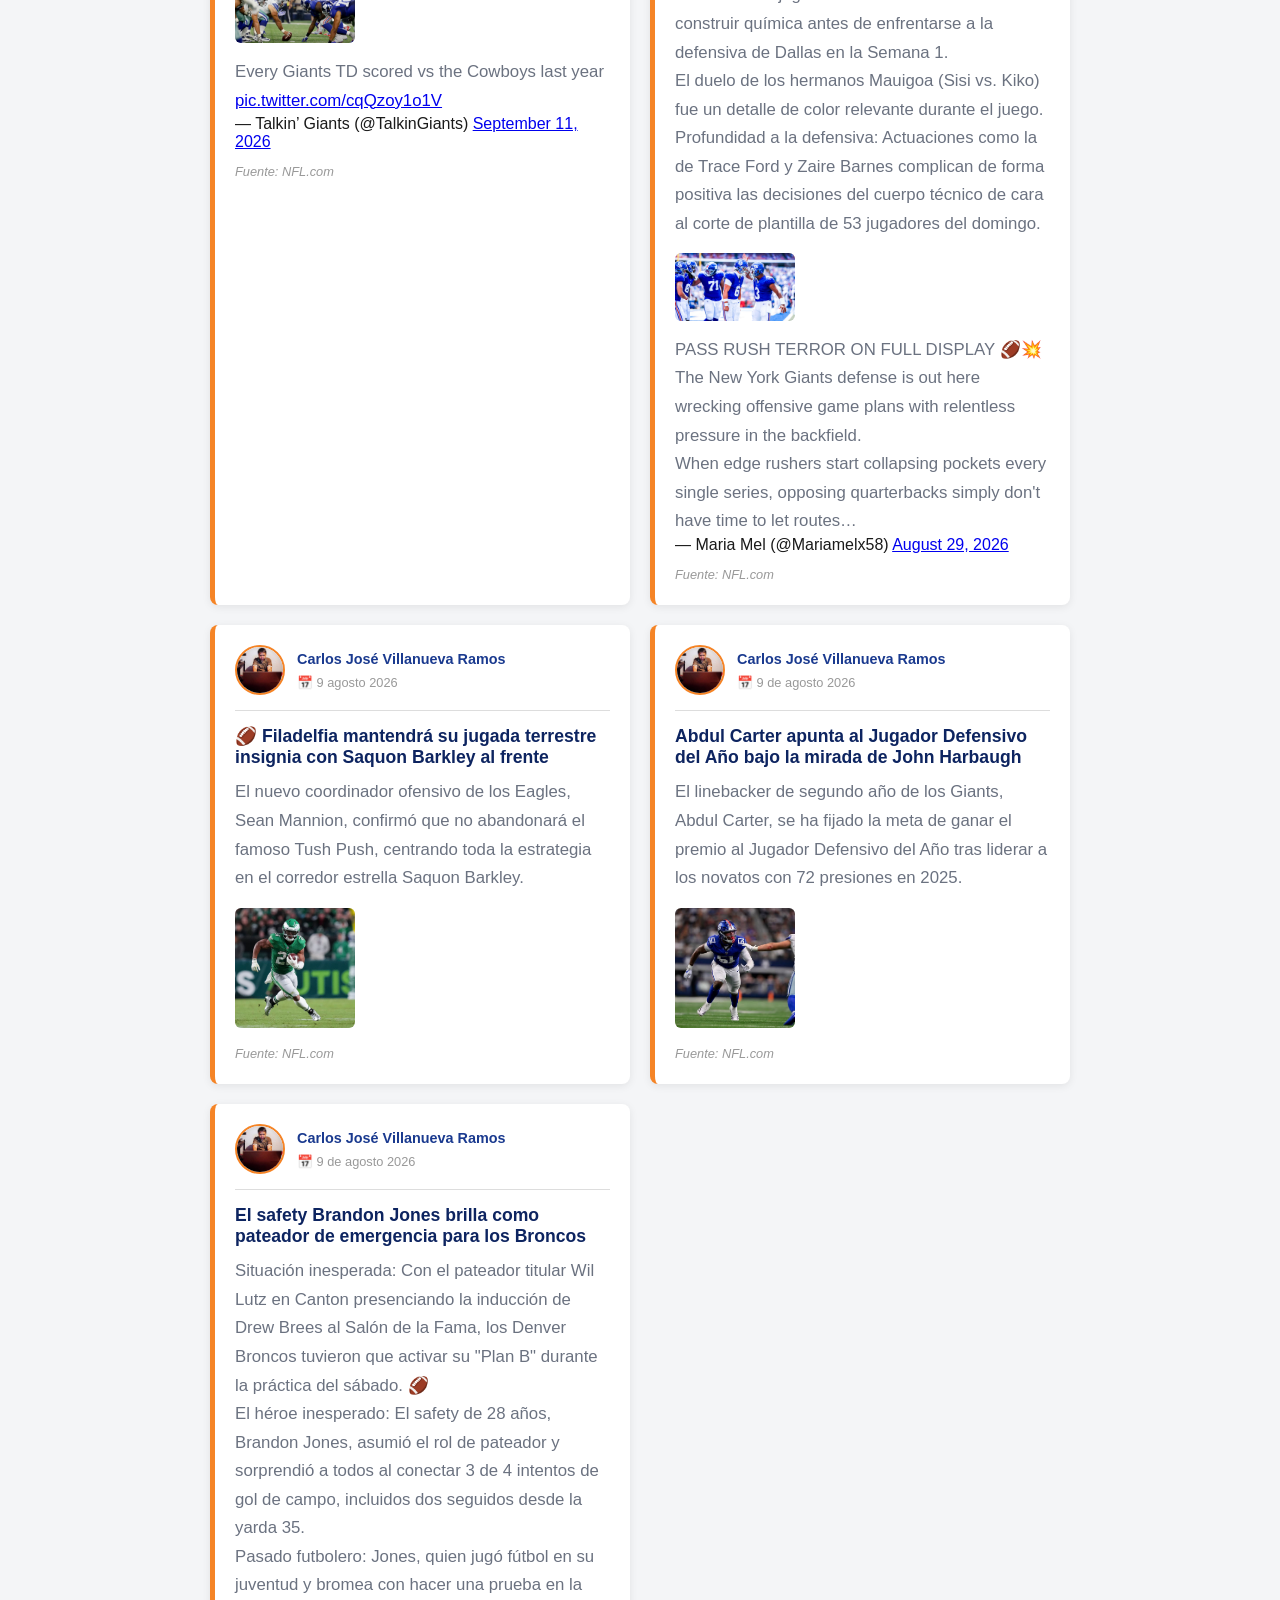
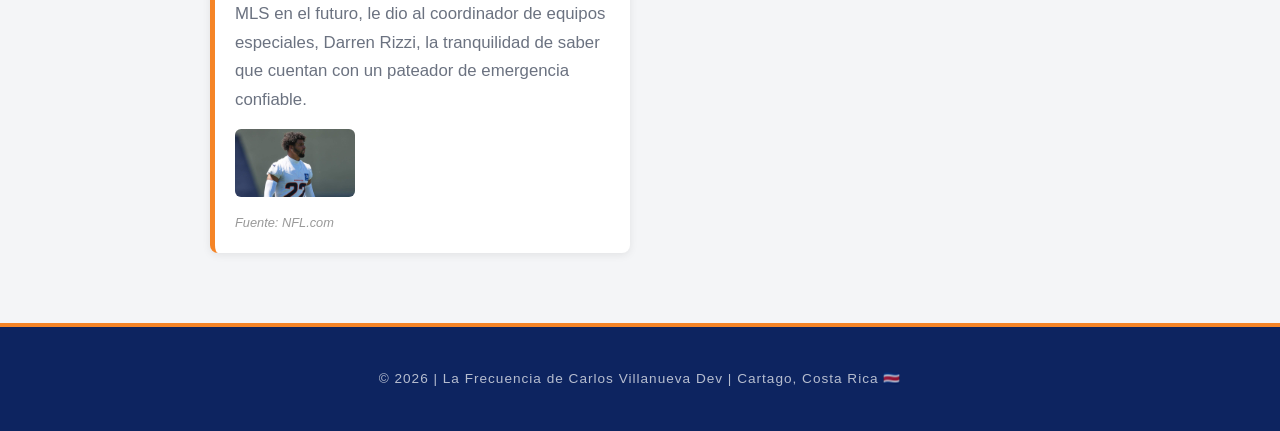
<file: nfl.html>
<!DOCTYPE html>
<html lang="es">
<head>
    <meta charset="UTF-8">
    <meta name="viewport" content="width=device-width, initial-scale=1.0">
    <meta name="description" content="Noticias y análisis de la NFL Fútbol Americano - La Frecuencia de Carlos Villanueva Dev">
    <meta name="author" content="Carlos José Villanueva Ramos">
    <title>🏈 NFL Fútbol Americano | La Frecuencia de Carlos Villanueva Dev</title>
    <link rel="stylesheet" href="https://cdnjs.cloudflare.com/ajax/libs/font-awesome/6.0.0/css/all.min.css">
    <link rel="stylesheet" href="style.css">
<script src="https://pl31561560.profitableratecpmnetwork.com/95/f3/c5/95f3c522df9a412b2b54965290a59a02.js"></script>
   
<!-- Anuncio Adsterra - Native Banner -->
<script src="https://pl31439501.profitableratecpmnetwork.com/4c/ff/21/4cff215564959deefbad7e484f0b04eb.js"></script>
</head>
<body>

    <header class="navbar">
        <div class="container navbar-inner">
            <h2 class="logo">La Frecuencia de Carlos Villanueva Dev</h2>
            <nav class="menu">
                <ul>
                    <li><a href="index.html">Inicio</a></li>
                    <li><a href="nba.html">NBA</a></li>
                    <li><a href="nfl.html" class="active">NFL</a></li>
                    <li><a href="mlb.html">MLB</a></li>
                    <li><a href="podcast.html">Podcast</a></li>
                    <li><a href="index.html#nosotros">Nosotros</a></li>
                    <li><a href="index.html#contacto">Contacto</a></li>
                    <li><a href="index.html#privacidad">Privacidad</a></li>
                </ul>
            </nav>
        </div>
    </header>

    <main class="container">
        <h2 style="margin-top: 20px;">🏈 NFL Fútbol Americano</h2>
        
        <div class="blog-grid">

            <article class="blog-card">
                        <div class="autor">
                            <img src="carlos-villanueva-ramos.jpg" alt="Carlos Villanueva" class="autor-foto">
                            <div>
                                <p class="autor-nombre">Carlos José Villanueva Ramos</p>
                                <p class="autor-fecha">📅 6 de noviembre de 2026</p>
                            </div>
                        </div>
                        <h3>🏈Evaluando el cierre de traspasos de la NFL: Notas y análisis del Trade Deadline 2026</h3>
                        <img src="NFL.png" alt="NFL logo" class="imagen-articulo">
                        <p>¡El mercado de la NFL cerró con sacudidas que alteran la carrera al Super Bowl!</p> 
                        <p>Los analistas pusieron bajo la lupa cada movimiento realizado antes de la fecha límite de traspasos de 2026, reprobando la pasividad de algunas franquicias contendientes y premiando la agresividad de equipos que reforzaron sus trincheras y secundarias de cara a la recta final de la temporada regular.</p>
                        <p>Crédito: Redacción de NFL.com</p>
            </article>

            <article class="blog-card">
                        <div class="autor">
                            <img src="carlos-villanueva-ramos.jpg" alt="Carlos Villanueva" class="autor-foto">
                            <div>
                                <p class="autor-nombre">Carlos José Villanueva Ramos</p>
                                <p class="autor-fecha">📅 6 de noviembre de 2026</p>
                            </div>
                        </div>
                        <h3>🏈  ¡Debut estelar en Cleveland! Shedeur Sanders será titular por lesión de Deshaun Watson</h3>
                        <blockquote class="twitter-tweet"><p lang="en" dir="ltr">Browns announce QB Shedeur Sanders will start vs. Saints. https://t.co/xLKMXCwHQT</p>&mdash; NFL (@NFL) <a href="https://x.com/NFL/status/2118774015930327047?ref_src=twsrc%5Etfw">November 6, 2026</a></blockquote><script async src="https://platform.x.com/widgets.js" charset="utf-8"></script>
                        <p>¡Llegó el momento que todos esperaban en Cleveland!</p> 
                        <p>Con Deshaun Watson ingresando al protocolo de concusiones, el novato Shedeur Sanders tomará las riendas como quarterback titular de los Browns este fin de semana ante los Saints.</p> 
                        <p>Los reflectores del fútbol americano se posan sobre el hijo de "Prime Time", quien tendrá la oportunidad de demostrar en el emparrillado de la NFL todo el talento y carisma que lo hicieron figura colegial.</p>
                        <p>Crédito: Redacción de NFL.com</p>
            </article>

            <article class="blog-card">
                        <div class="autor">
                            <img src="carlos-villanueva-ramos.jpg" alt="Carlos Villanueva" class="autor-foto">
                            <div>
                                <p class="autor-nombre">Carlos José Villanueva Ramos</p>
                                <p class="autor-fecha">📅 6 de noviembre de 2026</p>
                            </div>
                        </div>
                        <h3>🏈 ¡Fiesta de la NFL en Madrid! Bengals y Falcons listos para chocar en el Santiago Bernabéu</h3>
                        <p>¡El fútbol americano conquista España!</p> 
                        <p>El icónico Estadio Santiago Bernabéu se viste de gala para albergar un choque explosivo de Semana 9 entre los Bengals de Joe Burrow (5-2) y los Falcons de Bijan Robinson (3-5).</p> 
                        <p>Con un Burrow encendido liderando la liga en pases de anotación y los hermanos gemelos Chase y Sydney Brown enfrentándose en suelo europeo, ¡Madrid vivirá un espectáculo de puntos inolvidable!</p>
                        <blockquote class="twitter-tweet"><p lang="en" dir="ltr">@gregcosell breaks down how Joe Burrow is able to throw with anticipation and timing, allowing him to be successful on intermediate passes.#RuleTheJungle vs #DirtyBirdsLive on ESPN2 &amp;amp; Streaming on NFL Network &amp;amp; ESPN+@gregcosell | @DariusJButler | Sal Paolantonio! https://t.co/eH4Ad2kRfU</p>&mdash; NFL Matchup on ESPN (@NFLMatchup) <a href="https://x.com/NFLMatchup/status/2118871057679704514?ref_src=twsrc%5Etfw">November 7, 2026</a></blockquote><script async src="https://platform.x.com/widgets.js" charset="utf-8"></script>
                        <p>Crédito: Por Jeremy Bergman (NFL.com)</p>
            </article>

            <article class="blog-card">
                        <div class="autor">
                            <img src="carlos-villanueva-ramos.jpg" alt="Carlos Villanueva" class="autor-foto">
                            <div>
                                <p class="autor-nombre">Carlos José Villanueva Ramos</p>
                                <p class="autor-fecha">📅 6 de noviembre de 2026</p>
                            </div>
                        </div>
                        <h3>🏈 Tracker Semana 9 de los Giants: Malik Nabers premiado y movimientos de roster ante Eagles</h3>
                        <blockquote class="twitter-tweet"><p lang="und" dir="ltr">LEEEEEEK 🔥 https://t.co/snzHGaxLvv</p>&mdash; New York Giants (@Giants) <a href="https://x.com/Giants/status/2118387880829591642?ref_src=twsrc%5Etfw">November 5, 2026</a></blockquote><script async src="https://platform.x.com/widgets.js" charset="utf-8"></script>
                        <p>¡Novedades de impacto en la Gran Manzana!</p> 
                        <p>Malik Nabers fue nombrado Jugador Ofensivo del Mes de Octubre en la NFC tras firmar 509 yardas recibidas (primer receptor de los Giants en ganarlo desde 1986).</p> 
                        <p>Además, la gerencia aseguró la continuidad del cornerback Greg Newsome II renovándolo hasta 2029, mientras se preparan para enfrentar a los Eagles recuperando a piezas clave en la línea ofensiva.</p>
                        <blockquote class="twitter-tweet"><p lang="en" dir="ltr">Malik Nabers looks better than ever since returning from his ACL injury.Through 7 games, he has 48 REC, 605 YDS and 2 TD.He’s making a serious case for Comeback Player of the Year. https://t.co/VOTQ8dS7zW</p>&mdash; Football Performances (@NFLPerformances) <a href="https://x.com/NFLPerformances/status/2118400284531843520?ref_src=twsrc%5Etfw">November 5, 2026</a></blockquote><script async src="https://platform.x.com/widgets.js" charset="utf-8"></script>
                        <p>Crédito: Por Dan Salomone & Matt Citak (Giants.com)</p>
            </article>


            <article class="blog-card">
                        <div class="autor">
                            <img src="carlos-villanueva-ramos.jpg" alt="Carlos Villanueva" class="autor-foto">
                            <div>
                                <p class="autor-nombre">Carlos José Villanueva Ramos</p>
                                <p class="autor-fecha">📅 4 de noviembre de 2026</p>
                            </div>
                        </div>
                        <h3>🏈 ¡Impacto inmediato! Jeffery Simmons debuta como un auténtico monstruo en Chicago</h3>
                        <blockquote class="twitter-tweet"><p lang="en" dir="ltr">Breaking: The Titans are trading All-Pro DT Jeffery Simmons and a 2028 fifth-round pick to the Chicago Bears, sources tell @AdamSchefter and @RapSheet.Tennessee will receive 2027 and 2028 first-round picks and a 2027 fourth-round pick. https://t.co/RQoJk6eKHi</p>&mdash; ESPN (@espn) <a href="https://x.com/espn/status/2115814726844166560?ref_src=twsrc%5Etfw">October 29, 2026</a></blockquote><script async src="https://platform.x.com/widgets.js" charset="utf-8"></script>
                        <p>¡Madre mía, qué salvajada de debut!</p> 
                        <p>El gigantesco liniero defensivo Jeffery Simmons pagó dividendos al instante en su primer juego tras ser canjeado a los Chicago Bears.</p> 
                        <p>En pleno Monday Night Football y bajo las luces de Seattle, el cazamariscales provocó un colapso absoluto en la bolsa de los Seahawks, liderando una defensiva que permitió que la ofensiva rival solo convirtiera 1 de 11 terceras oportunidades en la victoria 34-17.</p> 
                        <p>Su presencia liberó de presión a sus compañeros y transformó por completo el frente defensivo.</p> 
                        <p>¡Los Bears por fin encontraron a su demoledor de trincheras!</p>
                        <blockquote class="twitter-tweet"><p lang="en" dir="ltr">Jeffery Simmons highlights, anyone? https://t.co/AwU17TzjfC</p>&mdash; NFL (@NFL) <a href="https://x.com/NFL/status/2117477664080695715?ref_src=twsrc%5Etfw">November 3, 2026</a></blockquote><script async src="https://platform.x.com/widgets.js" charset="utf-8"></script>
                        <p>Crédito: Por Nick Shook (NFL.com)</p>
            </article>

             <article class="blog-card">
                        <div class="autor">
                            <img src="carlos-villanueva-ramos.jpg" alt="Carlos Villanueva" class="autor-foto">
                            <div>
                                <p class="autor-nombre">Carlos José Villanueva Ramos</p>
                                <p class="autor-fecha">📅 4 de noviembre de 2026</p>
                            </div>
                        </div>
                        <h3>🏈 Golpe devastador para Arizona: El novato Jeremiyah Love a la lista de lesionados</h3>
                        <blockquote class="twitter-tweet"><p lang="en" dir="ltr">Breaking: Jeremiyah Love is headed to injured reserve because of a high-ankle sprain that knocks him out 4-5 weeks, sources told @RapSheet.Arizona’s first-round pick has previously been dealing with a different ankle sprain. https://t.co/rrKW5kSB6j</p>&mdash; ESPN (@espn) <a href="https://x.com/espn/status/2117693517434671397?ref_src=twsrc%5Etfw">November 3, 2026</a></blockquote><script async src="https://platform.x.com/widgets.js" charset="utf-8"></script>
                        <p>¡Tragedia para el ataque terrestre en el desierto!</p> 
                        <p>Los Arizona Cardinals recibieron un golpe letal al confirmarse que su explosivo corredor novato, Jeremiyah Love, será enviado a la lista de lesionados (Injured Reserve) tras sufrir un severo esguince de tobillo alto.</p> 
                        <p>Esta dolorosa baja lo dejará fuera de combate entre 4 y 5 semanas, frenando en seco el desarrollo de una de las piezas jóvenes más prometedoras del roster.</p>
                        <p>¡Una prueba durísima para la ofensiva de los Cardinals, que tendrá que reinventarse sin el dinamismo del novato de Notre Dame!</p>
                        <blockquote class="twitter-tweet"><p lang="en" dir="ltr">Reviewing this Jeremiyah Love injury again, there’s going to be some big concern on a Right high ankle sprain.Didn’t catch how much it got pinned under the defender, probably lucky it didn’t fracture.Could wind up missing another 2-3 weeks, but can’t rule out the Cardinals placing him on IR since his left ankle also wasn’t 100% healthy yet too.Bye week 14.I just hope he doesn’t miss the next 5 weeks and return Week 15.  https://t.co/9lwm8RLxjy</p>&mdash; Jeff Mueller, PT, DPT (@jmthrivept) <a href="https://x.com/jmthrivept/status/2117065958242345110?ref_src=twsrc%5Etfw">November 2, 2026</a></blockquote><script async src="https://platform.x.com/widgets.js" charset="utf-8"></script>
                        <p>Crédito: Por Ian Rapoport (NFL Network / NFL.com)</p>
            </article>

               <article class="blog-card">
                        <div class="autor">
                            <img src="carlos-villanueva-ramos.jpg" alt="Carlos Villanueva" class="autor-foto">
                            <div>
                                <p class="autor-nombre">Carlos José Villanueva Ramos</p>
                                <p class="autor-fecha">📅 4 de noviembre de 2026</p>
                            </div>
                        </div>
                        <h3>🏈 ¡Llegó la hora de la verdad! Un novato no reclutado al rescate de los Ravens en Thursday Night Football</h3>
                        <blockquote class="twitter-tweet"><p lang="es" dir="ltr">LOS RAVENS TIENEN NUEVO QB1 🚨Joe Fagnano será el QB titular en la semana 9 para Baltimore.#MundoNFL | #RavensFlock https://t.co/5HQYOPXhWK</p>&mdash; Mundo NFL (@MundoNFL) <a href="https://x.com/MundoNFL/status/2117760662952726584?ref_src=twsrc%5Etfw">November 3, 2026</a></blockquote><script async src="https://platform.x.com/widgets.js" charset="utf-8"></script>
                        <p>¡Drama total en Baltimore pero con aroma a historia de película!</p> 
                        <p>Con las lesiones golpeando fuerte a la sala de mariscales de campo, el entrenador en jefe Jesse Minter confirmó que el novato no reclutado Joe Fagnano saltará como titular este jueves por la noche ante los Jacksonville Jaguars.</p> 
                        <p>Pese a lidiar con una molestia en el tobillo, el mariscal no egresado del Draft se vestirá de héroe ante los ojos de todo el país en Thursday Night Football.</p> 
                        <p>¡La afición de los Ravens se prepara para rugir y respaldar a su nuevo ejecutor en una prueba de fuego absoluta!</p>
                        <blockquote class="twitter-tweet"><p lang="en" dir="ltr">Baltimore Ravens likely starting QB Joe Fagnano is wearing significant brace on his right foot during Tuesday's practice.He was the third Ravens QB to get hurt Sunday in Buffalo.🎥 @jeffzrebiec https://t.co/nviFV6tLth</p>&mdash; The Athletic (@TheAthletic) <a href="https://x.com/TheAthletic/status/2117708399722864810?ref_src=twsrc%5Etfw">November 3, 2026</a></blockquote><script async src="https://platform.x.com/widgets.js" charset="utf-8"></script>
                        <p>Crédito: Por Kevin Patra (NFL.com)</p>
            </article>

            <article class="blog-card">
                        <div class="autor">
                            <img src="carlos-villanueva-ramos.jpg" alt="Carlos Villanueva" class="autor-foto">
                            <div>
                                <p class="autor-nombre">Carlos José Villanueva Ramos</p>
                                <p class="autor-fecha">📅 19 de octubre de 2026</p>
                            </div>
                        </div>
                        <h3>🏈 John Harbaugh: Sin decisión sobre el QB titular de los Giants tras el relevo de J.J. McCarthy por Jameis Winston</h3>
                        <p>Tensión en el ataque de los New York Giants.</p> 
                        <p>Luego de que Jameis Winston lanzara dos intercepciones ante New Orleans, el novato J.J. McCarthy tomó las riendas en el último cuarto estando abajo 34-10 y casi logra la hazaña.</p> 
                        <p>McCarthy lanzó para 243 yardas y 3 touchdowns en solo 11 minutos.</p> 
                        <p>Pese a la caída 34-27, el head coach John Harbaugh declaró que aún no hay decisión tomada sobre quién será el abridor para la Semana 7 ante Houston.</p>
                        <p>Fuente: Associated Press (NFL.com)</p>
                        <img src="J.J. McCarthy.webp" alt="J.J. McCarthy jugador de los New York Giants logo" class="imagen-articulo">
                        
            </article>

             <article class="blog-card">
                        <div class="autor">
                            <img src="carlos-villanueva-ramos.jpg" alt="Carlos Villanueva" class="autor-foto">
                            <div>
                                <p class="autor-nombre">Carlos José Villanueva Ramos</p>
                                <p class="autor-fecha">📅 19 de octubre de 2026</p>
                            </div>
                        </div>
                        <h3>🏈 Noticias de lesiones y sucesos destacados de los partidos dominicales de la Semana 6 de la NFL</h3>
                        <p>La Semana 6 de la NFL dejó secuelas físicas y momentos calientes en la jornada dominical.</p> 
                        <p>Entre los hechos más sonados estuvo la expulsión del safety de los Bills, C.J. Gardner-Johnson, durante el duelo contra los Raiders.</p> 
                        <p>Además, varios equipos sufrieron bajas de consideración por lesión, reconfigurando el panorama de cara a la mitad de la temporada en una jornada cargada de dramatismo e intensos choques interconferencia.</p>
                        <img src="NFL.png" alt="NFL logo" class="imagen-articulo">
                        <p>Fuente: Jeremy Bergman (NFL.com)</p>
            </article>


            <article class="blog-card">
                        <div class="autor">
                            <img src="carlos-villanueva-ramos.jpg" alt="Carlos Villanueva" class="autor-foto">
                            <div>
                                <p class="autor-nombre">Carlos José Villanueva Ramos</p>
                                <p class="autor-fecha">📅 3 de octubre de 2026</p>
                            </div>
                        </div>
                        <h3>🏈 Movimientos en Nueva York: El parte médico y los ajustes de los Giants para la Semana 4</h3>
                        <blockquote class="twitter-tweet"><p lang="en" dir="ltr">Andrew Thomas still a DNP. Tyrone Tracy Jr. upgraded to limited. Practice squad LB Malik Harrison still on the side. Rest is the same <a href="https://x.com/hashtag/giants?src=hash&amp;ref_src=twsrc%5Etfw">#giants</a> <a href="https://t.co/rOhuVBIAb0">pic.twitter.com/rOhuVBIAb0</a></p>&mdash; Pat Leonard (@PLeonardNYDN) <a href="https://x.com/PLeonardNYDN/status/2105752023115120782?ref_src=twsrc%5Etfw">October 1, 2026</a></blockquote> <script async src="https://platform.x.com/widgets.js" charset="utf-8"></script>
                        <p>La temporada de la NFL es una auténtica guerra de desgaste, y los New York Giants lo están viviendo en carne propia.</p>
                        <p>Con miras al partido de la Semana 4 contra los Cardinals, el equipo de Nueva York ha tenido que mover fichas tanto en su enfermería como en el roster para no perder el paso.</p>
                        <p>Como buen seguidor de la NFL, una de las cosas que más no quita el sueño son las lesiones, y el reporte actual trae noticias tanto esperanzadoras como preocupantes:El dilema de la línea ofensiva: El estelar tackle ofensivo Andrew Thomas ha estado batallando con molestias (incluyendo temas en la ingle), lo que enciende las alarmas sobre quién cuidará el punto ciego del quarterback.</p> 
                        <p>La situación de Tyrone Tracy Jr.: El corredor se ha mantenido en la duda durante la semana por problemas físicos, obligando al cuerpo técnico a vigilar su evolución día con día.</p>
                        <p>Refuerzos de experiencia: Para amortiguar los golpes de la temporada, la gerencia no se queda de brazos cruzados y ha estado haciendo ajustes silenciosos pero necesarios en el practice squad y el roster activo para tener profundidad disponible de emergencia.</p> 
                        <p>La NFL no perdona a los equipos que se quedan sin profundidad en el roster. ¿Les alcanzará el talento disponible para salir con la victoria este fin de semana? Amanecera y veremos.</p> 
                        <p>Si quieres revisar a detalle cada cambio de jugador, el reporte médico completo y el minuto a minuto del equipo, puedes consultar la cobertura oficial en la web de los Giants: Tracker de la Semana 4 y el Reporte de Lesiones oficial.</p>
                        <blockquote class="twitter-tweet"><p lang="en" dir="ltr">Odell threw a key block on the 3rd-and-2 Tyrone Tracy Jr. crack-toss conversion. <br><br>Beckham Jr. played 6 snaps for the <a href="https://x.com/hashtag/Giants?src=hash&amp;ref_src=twsrc%5Etfw">#Giants</a> on Sunday. <a href="https://t.co/Kz5JDdeoGP">pic.twitter.com/Kz5JDdeoGP</a></p>&mdash; Nick Falato (@nickfalato) <a href="https://x.com/nickfalato/status/2104583282776240432?ref_src=twsrc%5Etfw">September 28, 2026</a></blockquote> <script async src="https://platform.x.com/widgets.js" charset="utf-8"></script>
            </article>



            <article class="blog-card">
                        <div class="autor">
                            <img src="carlos-villanueva-ramos.jpg" alt="Carlos Villanueva" class="autor-foto">
                            <div>
                                <p class="autor-nombre">Carlos José Villanueva Ramos</p>
                                <p class="autor-fecha">📅 30 de septiembre de 2026</p>
                            </div>
                        </div>
                        <h3>🏈 Calma en Nueva England: Drake Maye asegura que su hombro está intacto y descarta fricciones con Mike Vrabel</h3>
                        <blockquote class="twitter-tweet"><p lang="en" dir="ltr">oh no Drake Maye... <a href="https://t.co/uwCHx632lv">pic.twitter.com/uwCHx632lv</a></p>&mdash; Arye Pulli (@AryePulliNFL) <a href="https://x.com/AryePulliNFL/status/2104262122637254843?ref_src=twsrc%5Etfw">September 27, 2026</a></blockquote> <script async src="https://platform.x.com/widgets.js" charset="utf-8"></script>
                        <p>Artículo de análisis sobre la actualidad interna de los New England Patriots en «NFL.com».</p>
                        <p>Los nubarrones de tormenta no paran de acumularse en Foxborough, combinando un momento deportivo complejo con preocupaciones físicas alrededor de su joven mariscal de campo estelar, Drake Maye.</p> 
                        <p>El pasador encendió las alarmas al aparecer en el reporte de lesionados de la semana debido a una molestia en el hombro derecho; sin embargo, para tranquilidad del cuerpo técnico, trabajó de manera completa en los entrenamientos y despejó cualquier duda al ser cuestionado directamente por los medios de comunicación.</p> 
                        <p>Maye fue categórico al señalar que las dolencias físicas no condicionan ni su mecánica de disparo ni su toma de decisiones dentro del emparrillado.</p> 
                        <p>En su lugar, el mariscal de campo redirigió la autocrítica hacia los costosos errores de balones perdidos (turnovers) que lastraron al equipo, especialmente tras la dolorosa derrota sufrida ante Jacksonville.</p> 
                        <p>Asimismo, el head coach Mike Vrabel desmintió rotundamente los rumores de supuestos conflictos internos y fricciones con la directiva, reafirmando su total compromiso con el proyecto gracias a la presencia de Maye en el equipo.</p> 
                        <p>Este es mi resumen sobre el artículo del escritor Nick Shook.</p>
                        <p>💬 Comentario destacado de la noticia: «Believe it or not, I had choices as to where I wanted to coach.</p> 
                        <p>I wanted to coach here because Drake was the quarterback» (Lo creas o no, tenía opciones sobre dónde quería entrenar.</p> 
                        <p>Quería entrenar aquí porque Drake era el mariscal de campo), enfatizó el entrenador Mike Vrabel al zanjar tajantemente los rumores sobre supuestos conflictos internos en la organización.</p>
                        <img src="Drake-Maye-Patriots.webp" alt="Drake Maye Patriots" class="imagen-articulo">
                        <blockquote class="twitter-tweet"><p lang="en" dir="ltr">Drake Maye fumbles in ball protection drill from a Christian Elliss punch.<br><br>RB&#39;s coach Tony Dews reminds Maye, high and tight. <a href="https://x.com/NBC10?ref_src=twsrc%5Etfw">@NBC10</a> <a href="https://t.co/P9F8kD2amH">pic.twitter.com/P9F8kD2amH</a></p>&mdash; Kevin Moore (@KMooreTV) <a href="https://x.com/KMooreTV/status/2105372115998515666?ref_src=twsrc%5Etfw">September 30, 2026</a></blockquote> <script async src="https://platform.x.com/widgets.js" charset="utf-8"></script>
                    <p class="fuente-articulo">Fuente: Nick Shook, NFL.com</p>
            </article>


            <article class="blog-card">
                        <div class="autor">
                            <img src="carlos-villanueva-ramos.jpg" alt="Carlos Villanueva" class="autor-foto">
                            <div>
                                <p class="autor-nombre">Carlos José Villanueva Ramos</p>
                                <p class="autor-fecha">📅 30 de septiembre de 2026</p>
                            </div>
                        </div>
                        <h3>🏈 Movimiento bomba en la NFL: Los Steelers traspasan al esquinero Joey Porter Jr. a los Dallas Cowboys</h3>
                        <blockquote class="twitter-tweet"><p lang="en" dir="ltr">Cowboys trading for Steelers CB Joey Porter Jr. in exchange for a 6th-round pick in 2027, and a 2nd-round pick in 2028.<br><br>(via <a href="https://x.com/SlaterNFL?ref_src=twsrc%5Etfw">@SlaterNFL</a>) <a href="https://t.co/xygY1ePnTa">pic.twitter.com/xygY1ePnTa</a></p>&mdash; NFL (@NFL) <a href="https://x.com/NFL/status/2105511147113984275?ref_src=twsrc%5Etfw">October 1, 2026</a></blockquote> <script async src="https://platform.x.com/widgets.js" charset="utf-8"></script>
                        <p>La tensión en la Ciudad del Acero finalmente llegó a su fin tras resolverse un estancamiento contractual y competitivo que sacudió la interna de la franquicia.</p> 
                        <p>Los Pittsburgh Steelers decidieron mover ficha y enviar a uno de sus talentos más preciados de la defensiva secundaria, el estelar esquinero Joey Porter Jr., rumbo a los Dallas Cowboys a cambio de selecciones de draft de peso futuro: una selección de sexta ronda para el 2027 y una jugosa selección de segunda ronda para el 2028, según confirmaron los reportes de Jane Slater y Tom Pelissero de NFL Network.</p> 
                        <p>Este intercambio representa un giro radical en las aspiraciones defensivas de Dallas (1-2), un equipo que curiosamente no ha logrado registrar ninguna intercepción en lo que va de la presente campaña y que sufre con las bajas médicas de elementos como Shavon Revel Jr. y Cobie Durant.</p> 
                        <p>Por su parte, Porter llega a aportar veteranía y cobertura mano a mano para complementar al estelar DaRon Bland, en momentos en que los texanos se preparan con urgencia para visitar a los Houston Texans.</p> 
                        <p>Este es mi resumen sobre el artículo del escritor Grant Gordon.</p> 
                        <p>💬 Comentario destacado de la noticia: «The Steel City impasse is over» (El estancamiento en la Ciudad del Acero ha terminado), destacando cómo la gerencia de Pittsburgh optó por capitalizar el valor de su joven estrella defensiva a cambio de un futuro prometedor en el draft, mientras los Cowboys buscan desesperadamente solidez en su retaguardia para enderezar el rumbo en este inicio de temporada.</p>
                        <img src="Pittsburh-Steelers.webp" alt="Pittsburh Steelers" class="imagen-articulo">
<blockquote class="twitter-tweet"><p lang="en" dir="ltr">2025 Joey Porter Jr. <br><br>Welcome to the Dallas Cowboys. <a href="https://t.co/tvZ7Ty8rxO">pic.twitter.com/tvZ7Ty8rxO</a></p>&mdash; Football Performances (@NFLPerformances) <a href="https://x.com/NFLPerformances/status/2105502380053663914?ref_src=twsrc%5Etfw">October 1, 2026</a></blockquote> <script async src="https://platform.x.com/widgets.js" charset="utf-8"></script>                    <p class="fuente-articulo">Fuente: Grant Gordon, NFL.com</p>
            </article>

            <article class="blog-card">
                        <div class="autor">
                            <img src="carlos-villanueva-ramos.jpg" alt="Carlos Villanueva" class="autor-foto">
                            <div>
                                <p class="autor-nombre">Carlos José Villanueva Ramos</p>
                                <p class="autor-fecha">📅 18 de septiembre 2026</p>
                            </div>
                        </div>
                        <h3>🏈 Josh Allen y los Bills arrollan a los Lions en la fiesta de inauguración</h3>
                        <p>Inaugurar un estadio nuevo trae una presión tremenda, pero para Josh Allen y los Buffalo Bills, el estreno del Highmark Stadium fue una auténtica fiesta ofensiva.</p> 
                        <p>Con una actuación memorable, los Bills vencieron 41-31 a unos exhaustos Detroit Lions en el Thursday Night Football.</p>
                        <p>Allen fue el maestro de ceremonias absoluto, brillando tanto por aire como por tierra.</p> <p>En la primera mitad ya acumulaba cuatro touchdowns en total, guiando a su equipo a una cómoda ventaja de 27-7 al medio tiempo y consolidando su candidatura temprana a la pelea por el Super Bowl.</p>
                        <p>El artículo desglosa varios puntos clave de este choque:</p>
                        <p>Dominio total de Allen: Acumuló 248 yardas por aire con tres touchdowns y sumó otros dos por tierra con 69 yardas acarreadas, uniéndose a la historia de la NFL.</p>
                        <p>El peso del calendario para Detroit: Apenas cuatro días después de jugar en tiempo extra, los Lions sufrieron una paliza tempranera, evidenciando el desgaste físico.</p>
                        <p>El despertar defensivo de Buffalo: A pesar de permitir puntos al final, figuras como Gregory Rousseau brillaron con múltiples capturas y presiones al mariscal rival.</p>
                        <p>Un arranque histórico: Con este triunfo, Joe Brady se convirtió en el primer entrenador en jefe en la historia de los Bills en iniciar su carrera con un récord de 2-0.</p>
                        <p>El partido demostró que cuando Buffalo enciende sus motores desde el inicio, frenarlos es una misión casi imposible para cualquier rival.</p>
                        <img src="skysports-josh-allen-buffalo-bills_5231248.jpg" alt="josh allen buffalo bills" class="imagen-articulo">
                       <blockquote class="twitter-tweet"><p lang="en" dir="ltr">THAT&#39;S. OUR. QUARTERBACK.<br><br>📺: <a href="https://x.com/NFLonPrime?ref_src=twsrc%5Etfw">@NFLonPrime</a> <a href="https://t.co/ANUdd4NZQm">pic.twitter.com/ANUdd4NZQm</a></p>&mdash; Buffalo Bills (@BuffaloBills) <a href="https://x.com/BuffaloBills/status/2100774729258823951?ref_src=twsrc%5Etfw">September 18, 2026</a></blockquote> <script async src="https://platform.x.com/widgets.js" charset="utf-8"></script> 
                    <p class="fuente-articulo">Fuente: Grant Gordon, NFL.com</p>
            </article>

            <article class="blog-card">
                        <div class="autor">
                            <img src="carlos-villanueva-ramos.jpg" alt="Carlos Villanueva" class="autor-foto">
                            <div>
                                <p class="autor-nombre">Carlos José Villanueva Ramos</p>
                                <p class="autor-fecha">📅 12 de septiembre 2026</p>
                            </div>
                        </div>
                        <h3>Rumbo al Kickoff: Plantilla renovada, el show de Harbaugh y el regreso del gigante Nabers</h3>
                        <p>Créditos de redacción original: Dan Salomone y Matt Citak (Giants.com)</p>
                        <p>¡La marea azul está lista para sacudir el MetLife Stadium este domingo por la noche frente a los odiados Dallas Cowboys! La gran noticia que nos trae la semana previa al debut es la llegada oficial de la era de John Harbaugh al timón de nuestros Giants.</p> <p>En su última conferencia antes del partido, el coach lució una gorra del FDNY con un mensaje conmovedor sobre el 25 aniversario del 11-S, recordando a esos héroes que corrieron hacia el humo y transmitiendo esa misma mentalidad valiente y desinteresada a nuestros muchachos para el choque contra Dallas.</p> 
                        <p>¡Eso es tener los colores bien puestos en el corazón de Nueva York!</p>
                        <p>En el terreno de lesiones, toda la fanaticada ha estado con el Jesús en la boca por nuestro receptor estelar, Malik Nabers.</p> 
                        <p>Después de una molesta lesión de rodilla que frenó su año pasado, el número 1 entrenó con normalidad toda la semana y se mantuvo como dudoso en el reporte final.</p> <p>Aunque la práctica del viernes fue más ligera y mental, Nabers dejó claro que ha sudado la gota gorda para estar listo: si pisa el césped este domingo, es porque está al cien para dar su show habitual.</p> 
                        <p>Del otro lado, los vaqueros ya sufrieron su primera baja importante al descartar al corredor Malik Davis por molestias en la cadera.</p> 
                        <p>¡Punto para nosotros!</p>
                        <p>La directiva y el cuerpo técnico tampoco han perdido el tiempo afinando las piezas de nuestra maquinaria.</p> <p>El coordinador ofensivo Matt Nagy soltó una bomba táctica al anunciar que dirigirá las jugadas desde la cabina de transmisión este año, buscando una perspectiva más calmada y panorámica para guiar a nuestro joven mariscal de campo, Jaxson Dart.</p> 
                        <p>Además, hablemos de movimientos maestros en la gerencia con Joe Schoen: se amarraron extensiones de contrato jugosas por dos años para el veterano mariscal Jameis Winston (que será un suplente de lujo detrás de Dart) y para nuestro muro en la línea ofensiva, Jon Runyan Jr., asegurando contundencia hasta 2028.</p>
                        <p>Por si fuera poco, la plantilla de 53 elementos y el equipo de práctica se han reforzado con colmillos retorcidos y talento puro.</p> 
                        <p>¡Imagínate ver de vuelta al histórico Odell Beckham Jr. luciendo de nuevo su inolvidable número 13! El veterano WR superó todas las expectativas tras una larga ausencia y está listo para escribir un capítulo legendario más con el jersey de los Giants.</p> 
                        <p>Y para cerrar con broche de oro, el calendario de uniformes nos tiene babeando: ¡tendremos los jerseys clásicos de los años 80 y los hermosos "Vintage White" conmemorado los 40 años de nuestro campeonato de 1986! ¡Pura historia pura corriendo por nuestras venas!</p>
                        <img src="Malik-Nabers-New-York-Giants.jpg" alt="Malik Nabers New York Giants"" class="imagen-articulo">
                        <blockquote class="twitter-tweet"><p lang="en" dir="ltr">Malik Nabers today at Giants practice <a href="https://t.co/FgKjZZWJIY">pic.twitter.com/FgKjZZWJIY</a></p>&mdash; SNY Giants (@SNYGiants) <a href="https://x.com/SNYGiants/status/2097742826603790738?ref_src=twsrc%5Etfw">September 9, 2026</a></blockquote> <script async src="https://platform.x.com/widgets.js" charset="utf-8"></script>
                    <p class="fuente-articulo">Fuente: NFL.com</p>
            </article>

            <article class="blog-card">
                        <div class="autor">
                            <img src="carlos-villanueva-ramos.jpg" alt="Carlos Villanueva" class="autor-foto">
                            <div>
                                <p class="autor-nombre">Carlos José Villanueva Ramos</p>
                                <p class="autor-fecha">📅 12 de septiembre 2026</p>
                            </div>
                        </div>
                        <h3>Las 10 claves imperdibles para el debut de fuego Giants vs. Cowboys</h3>
                        <p>Créditos de redacción original: Matt Citak (Editora jefe de Giants.com)</p>
                        <p>Si pensabas que el partido de este domingo era solo un juego más del calendario, te equivocas, hermano azul.</p> 
                        <p>Este enfrentamiento frente a los vaqueros marca el inicio de la era John Harbaugh en East Rutherford y la rivalidad número 128 en temporada regular entre estas dos franquicias históricas.</p> 
                        <p>Los números de Harbaugh en partidos inaugurales durante sus 18 años con los Ravens imponen respeto (12-6), y ahora buscamos que esa mística ganadora se mude de inmediato a la NFC Este.</p> 
                        <p>¡El MetLife Stadium va a rugir como nunca en horario estelar!</p>
                        <p>La gran lupa de la noche estará sobre la evolución de nuestro quarterback de segundo año, Jaxson Dart.</p> <p>Tras cerrar su temporada de novato con actuaciones memorables —incluyendo una exhibición brillante contra los mismos Cowboys en la Semana 18 del año pasado—, Dart asegura sentirse con la mente totalmente clara y listo para devorarse el emparrillado.</p> 
                        <p>Con 24 touchdowns totales en su temporada de estreno, el chico de 1,88 metros tiene la mesa servida para consagrarse desde el silbatazo inicial.</p>
                        <p>Otro de los espectáculos visuales y defensivos que nos va a volar la cabeza es el debut de nuestra nueva muralla de apoyadores.</p> <p>¡Prepárense para temblar, ofensivas rivales! La llegada del veterano Tremaine Edmunds (1,93 m y 114 kg) combinada con la selección de primera línea del novato Arvell Reese le inyecta una brutalidad atlética sin precedentes al centro del campo de los Giants.</p> 
                        <p>Junto a Micah McFadden, esta dupla promete cerrar los huecos por tierra y ahogar a Dak Prescott en la cobertura zonal.</p> 
                        <p>¡Adiós a las tacleadas fallidas del pasado!</p>
                        <p>Por supuesto, no podemos ignorar las amenazas del rival de Texas.</p> 
                        <p>Los vaqueros llegan armados hasta los dientes con Dak Prescott comandando los controles, CeeDee Lamb y George Pickens haciendo estragos por aire, y una línea defensiva reforzada con pesos pesados como Quinnen Williams y Kenny Clark, además de la peligrosa presencia del novato defensivo Caleb Downs.</p> 
                        <p>Sin embargo, nuestros muchachos tienen con qué responder y romper las estadísticas: nuestro tackle Andrew Thomas registró la tasa de presión rápida más baja de la liga, y nuestro terror absoluto en la defensiva exterior, Abdul Carter, viene de liderar la NFL con 45 presiones rápidas en su temporada de novato.</p>
                        <p>La mesa está servida, las gargantas están listas para gritar cada jugada y la transmisión oficial nos pondrá los pelos de punta ya sea por NBC con Mike Tirico y Cris Collinsworth, o sintonizando nuestra gloriosa estación de radio WFAN 101.9FM con la narración de leyendas como Bob Papa y Carl Banks.</p> 
                        <p>¡Que empiece de una vez por todas esta locura llamada temporada 2026!</p>
                        <img src="New-York-Giants-vs-Dallas-Cowboys.jpg" alt="New York Giants vs Dallas Cowboys" class="New-York-Giants-vs-Dallas-Cowboys">
                      <blockquote class="twitter-tweet"><p lang="en" dir="ltr">Every Giants TD scored vs the Cowboys last year <a href="https://t.co/cqQzoy1o1V">pic.twitter.com/cqQzoy1o1V</a></p>&mdash; Talkin’ Giants (@TalkinGiants) <a href="https://x.com/TalkinGiants/status/2098547137462378789?ref_src=twsrc%5Etfw">September 11, 2026</a></blockquote> <script async src="https://platform.x.com/widgets.js" charset="utf-8"></script>
                        
                    <p class="fuente-articulo">Fuente: NFL.com</p>
            </article>

            <article class="blog-card">
                <div class="autor">
                    <img src="carlos-villanueva-ramos.jpg" alt="Carlos Villanueva" class="autor-foto">
                    <div>
                        <p class="autor-nombre">Carlos José Villanueva Ramos</p>
                        <p class="autor-fecha">📅 29 de agosto 2026</p>
                    </div>
                </div>
                <h3>Cierre triunfal en el MetLife Stadium: Los Giants superan a los Jets 23-6 y afianzan sus decisiones clave de plantilla</h3>
               <p>Panorama general y resultado</p>
               <p>Marcador: New York Giants 23 - 6 New York Jets.</p>
               <p>Balance de pretemporada: Los Giants concluyen con un registro de 2-1 en la pretemporada bajo la dirección técnica del entrenador principal John Harbaugh.</p>
               <p>Aspectos destacados: Tras permitir un touchdown inicial en la primera serie ofensiva de los Jets, la defensa de los Giants cerró la puerta por completo el resto del encuentro.</p> 
               <p>Ofensivamente, anotaron touchdowns Tyrone Tracy Jr. y Xavier Gipson.</p>
               <p>Actuaciones destacadas en la Ofensiva</p>
               <p>Mariscales de campo: Jameis Winston abrió como titular (4/9, 64 yardas, 1 INT tras un resbalón/desvío de Odell Beckham Jr.).</p> 
               <p>Le siguieron Brandon Allen y Jake Haener (quien lanzó el pase de TD de 37 yardas a Xavier Gipson).</p>
               <p>Corredores y Receptores:</p>
               <p>Najee Harris: Hizo su debut con el equipo sumando 11 acarreos para 39 yardas y una recepción de 20 yardas.</p>
               <p>Tyrone Tracy Jr.: Aportó 37 yardas por tierra y 1 TD antes de ser evaluado y dado de alta tras un protocolo de conmoción cerebral.</p>
               <p>Odell Beckham Jr.: Tuvo 3 recepciones para 53 yardas en 6 pases dirigidos.</p>
               <p>Línea Ofensiva: Aunque se descansó a los tackles titulares Andrew Thomas y Jermaine Eluemunor, los linieros interiores titulares (incluido el novato Sisi Mauigoa) tuvieron rodaje.</p> 
               <p>El novato JC Davis volvió a iniciar como tackle izquierdo.</p>
               <p>Desempeño Defensivo y Equipos Especiales</p>
               <p>Defensa: Zaire Barnes logró una intercepción contra su exequipo.</p> <p>Trace Ford destacó a la defensiva con 5 tacleadas (3 para pérdida), 1 captura y 2 golpes al QB. Khalid Kareem acumuló 1.5 capturas.</p>
               <p>Equipos Especiales:</p>
               <p>Jordan Stout (Despejador): Tuvo un despeje de 81 yardas (después de que se anulara uno previo de 66 yardas).</p>
               <p>Definición del Pateador (Kicker): John Harbaugh confirmó formalmente que el novato no reclutado Dominic Zvada se quedó con la titularidad para la temporada 2026, tras acertar goles de campo de 53, 46 y 23 yardas en este partido (terminando la pretemporada perfecto).</p>
               <p>Próximos Pasos (Calendario y Fechas Clave)</p>
               <p>Reducción de plantilla (Corte a 53 jugadores): Fecha límite: domingo 30 de agosto a las 6:00 p. m. (Hora del Este).</p>
               <p>Lista de transferibles (Waivers): Lunes 31 de agosto a la 1:00 p. m. (Los Giants tienen la quinta prioridad de reclamo).</p>
               <p>Inicio de Temporada Regular (Semana 1): Domingo 13 de septiembre en casa contra los Dallas Cowboys (Sunday Night Football).</p>
               <p>Comentarios y Notas de Análisis</p>
               <p>Definición en la pateaduría: La declaración firme de John Harbaugh otorgándole el puesto de titular a Dominic Zvada resuelve una de las competencias más reñidas del campamento.</p> 
               <p>El elogio de Harbaugh hacia Ben Sauls deja ver que la competencia fue de muy alto nivel.</p>
               <p>Evaluación de la línea ofensiva: El hecho de dar minutos a los jugadores de la línea interior busca construir química antes de enfrentarse a la defensiva de Dallas en la Semana 1.</p> 
               <p>El duelo de los hermanos Mauigoa (Sisi vs. Kiko) fue un detalle de color relevante durante el juego.</p>
               <p>Profundidad a la defensiva: Actuaciones como la de Trace Ford y Zaire Barnes complican de forma positiva las decisiones del cuerpo técnico de cara al corte de plantilla de 53 jugadores del domingo.</p>
                <img src="Los-Gigantes-de-Nueva-York-NFL.jpg" alt="Los Gigantes de Nueva York NFL" class="imagen-articulo">
                <blockquote class="twitter-tweet"><p lang="en" dir="ltr">PASS RUSH TERROR ON FULL DISPLAY 🏈💥<br>The New York Giants defense is out here wrecking offensive game plans with relentless pressure in the backfield.<br>When edge rushers start collapsing pockets every single series, opposing quarterbacks simply don&#39;t have time to let routes…</p>&mdash; Maria Mel (@Mariamelx58) <a href="https://x.com/Mariamelx58/status/2093506808245567844?ref_src=twsrc%5Etfw">August 29, 2026</a></blockquote> <script async src="https://platform.x.com/widgets.js" charset="utf-8"></script>
            <p class="fuente-articulo">Fuente: NFL.com</p>
            </article>

            <article class="blog-card">
                <div class="autor">
                    <img src="carlos-villanueva-ramos.jpg" alt="Carlos Villanueva" class="autor-foto">
                    <div>
                        <p class="autor-nombre">Carlos José Villanueva Ramos</p>
                        <p class="autor-fecha">📅 9 agosto 2026</p>
                    </div>
                </div>
                <h3>🏈 Filadelfia mantendrá su jugada terrestre insignia con Saquon Barkley al frente</h3>
                <p>El nuevo coordinador ofensivo de los Eagles, Sean Mannion, confirmó que no abandonará el famoso Tush Push, centrando toda la estrategia en el corredor estrella Saquon Barkley.</p>
                <img src="Saquon Barckley.jpg" alt="Saquon Barkley con los Eagles de Filadelfia" class="imagen-articulo">
            <p class="fuente-articulo">Fuente: NFL.com</p>
            </article>

            <article class="blog-card">
                <div class="autor">
                    <img src="carlos-villanueva-ramos.jpg" alt="Carlos Villanueva" class="autor-foto">
                    <div>
                        <p class="autor-nombre">Carlos José Villanueva Ramos</p>
                        <p class="autor-fecha">📅 9 de agosto 2026</p>
                    </div>
                </div>
                <h3>Abdul Carter apunta al Jugador Defensivo del Año bajo la mirada de John Harbaugh</h3>
                <p>El linebacker de segundo año de los Giants, Abdul Carter, se ha fijado la meta de ganar el premio al Jugador Defensivo del Año tras liderar a los novatos con 72 presiones en 2025.</p>
                <img src="Abdul-Carter.jpg" alt="Abdul Carter jugador de los New York Giants" class="imagen-articulo">
            <p class="fuente-articulo">Fuente: NFL.com</p>
            </article>

            <article class="blog-card">
                        <div class="autor">
                            <img src="carlos-villanueva-ramos.jpg" alt="Carlos Villanueva" class="autor-foto">
                            <div>
                                <p class="autor-nombre">Carlos José Villanueva Ramos</p>
                                <p class="autor-fecha">📅 9 de agosto 2026</p>
                            </div>
                        </div>
                        <h3>El safety Brandon Jones brilla como pateador de emergencia para los Broncos</h3>
                        <p>Situación inesperada: Con el pateador titular Wil Lutz en Canton presenciando la inducción de Drew Brees al Salón de la Fama, los Denver Broncos tuvieron que activar su "Plan B" durante la práctica del sábado. 🏈</p>
                        <p>El héroe inesperado: El safety de 28 años, Brandon Jones, asumió el rol de pateador y sorprendió a todos al conectar 3 de 4 intentos de gol de campo, incluidos dos seguidos desde la yarda 35.</p>
                        <p>Pasado futbolero: Jones, quien jugó fútbol en su juventud y bromea con hacer una prueba en la MLS en el futuro, le dio al coordinador de equipos especiales, Darren Rizzi, la tranquilidad de saber que cuentan con un pateador de emergencia confiable.</p>
                        <img src="Brandon-jones.jpg" alt="Brandon Jones con los Broncos de Denver" class="imagen-articulo">
                    <p class="fuente-articulo">Fuente: NFL.com</p>
            </article>

            
        </div>
    </main>
     
    <!-- Anuncio Adsterra - Native Banner -->
        <div class="anuncio-wrapper">
            <script async="async" data-cfasync="false" src="https://pl31393178.profitableratecpmnetwork.com/5204468fe968e75fcf1985ddda16cf6c/invoke.js"></script>
            <div id="container-5204468fe968e75fcf1985ddda16cf6c"></div>
        </div>
        
    <footer>
        <div class="container">
            <p>© 2026 | La Frecuencia de Carlos Villanueva Dev | Cartago, Costa Rica 🇨🇷</p>
        </div>
    </footer>

</body>
</html>
</file>
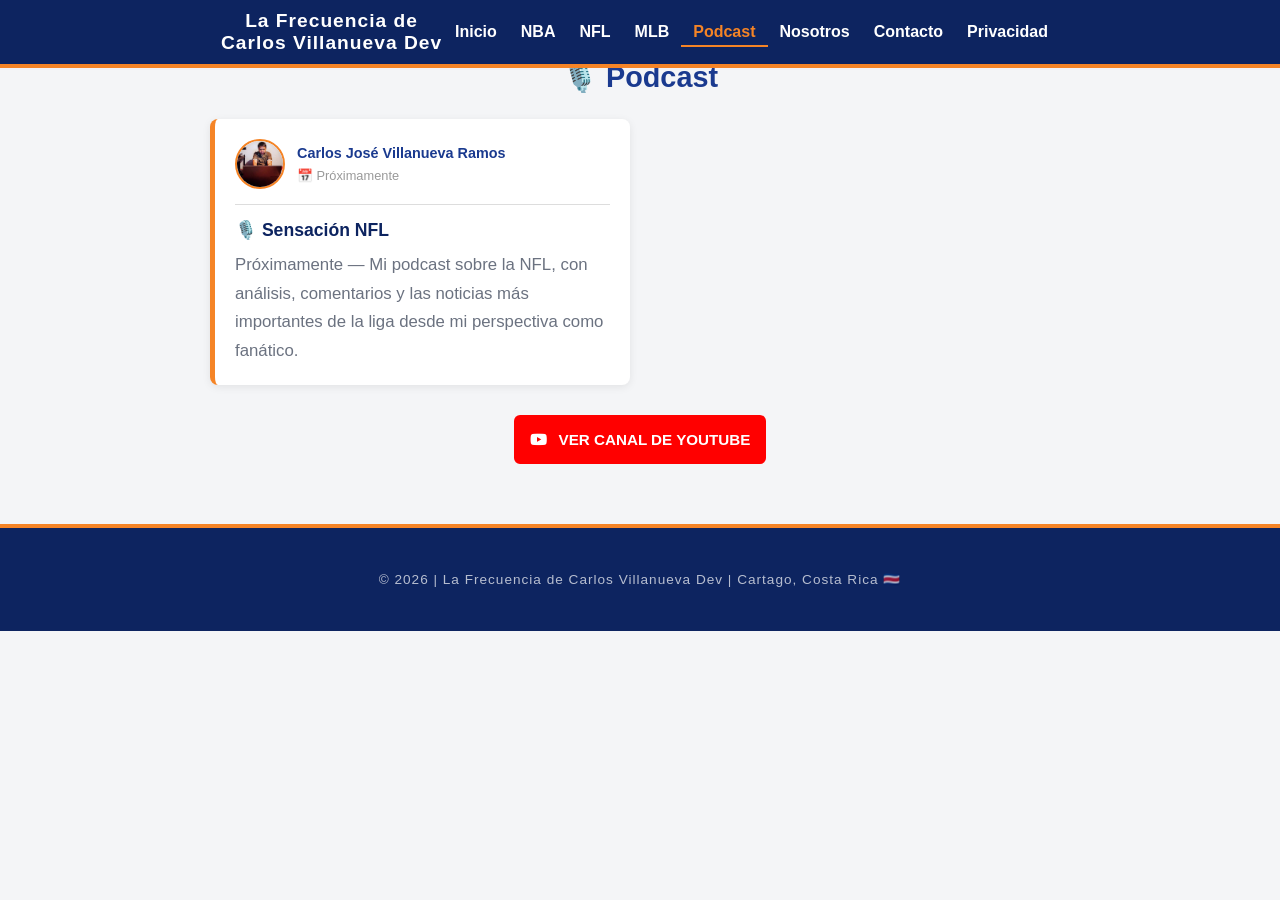
<file: podcast.html>
<!DOCTYPE html>
<html lang="es">
<head>
    <meta charset="UTF-8">
    <meta name="viewport" content="width=device-width, initial-scale=1.0">
    <meta name="description" content="Podcast de deportes - La Frecuencia de Carlos Villanueva Dev">
    <meta name="author" content="Carlos José Villanueva Ramos">
    <title>🎙️ Podcast | La Frecuencia de Carlos Villanueva Dev</title>
    <link rel="stylesheet" href="https://cdnjs.cloudflare.com/ajax/libs/font-awesome/6.0.0/css/all.min.css">
    <link rel="stylesheet" href="style.css">

   
<body>

    <header class="navbar">
        <div class="container navbar-inner">
            <h2 class="logo">La Frecuencia de Carlos Villanueva Dev</h2>
            <nav class="menu">
                <ul>
                    <li><a href="index.html">Inicio</a></li>
                    <li><a href="nba.html">NBA</a></li>
                    <li><a href="nfl.html">NFL</a></li>
                    <li><a href="mlb.html">MLB</a></li>
                    <li><a href="podcast.html" class="active">Podcast</a></li>
                    <li><a href="index.html#nosotros">Nosotros</a></li>
                    <li><a href="index.html#contacto">Contacto</a></li>
                    <li><a href="index.html#privacidad">Privacidad</a></li>
                </ul>
            </nav>
        </div>
    </header>

    <main class="container">
        <section id="podcast" class="zona-deportiva">
            <h2>🎙️ Podcast</h2>
            <div class="blog-grid">

                <article class="blog-card">
                    <div class="autor">
                        <img src="carlos-villanueva-ramos.jpg" alt="Carlos Villanueva" class="autor-foto">
                        <div>
                            <p class="autor-nombre">Carlos José Villanueva Ramos</p>
                            <p class="autor-fecha">📅 Próximamente</p>
                        </div>
                    </div>
                    <h3>🎙️ Sensación NFL</h3>
                    <p>Próximamente — Mi podcast sobre la NFL, con análisis, comentarios y las noticias más importantes de la liga desde mi perspectiva como fanático.</p>
                </article>

                <!--
                Plantilla para cuando subas un episodio nuevo: copiá este bloque,
                quitale las marcas de comentario, y reemplazá el título, la
                descripción y el TU_VIDEO_ID por los datos reales del video de YouTube.

                <article class="blog-card">
                    <div class="autor"> ... </div>
                    <h3>Título del episodio</h3>
                    <p>Descripción corta del episodio.</p>
                    <div class="video-embed">
                        <iframe src="https://www.youtube.com/embed/TU_VIDEO_ID" title="Título del episodio" allowfullscreen></iframe>
                    </div>
                </article>
                -->

            </div>
            <div style="text-align:center; margin-top: 30px;">
                <a href="https://www.youtube.com/@CarlosDeveloper-o3m" class="btn btn-youtube" target="_blank" rel="noopener noreferrer" style="display:inline-flex;">
                    <i class="fa-brands fa-youtube"></i> Ver canal de YouTube
                </a>
            </div>
        </section>
    </main>

    <footer>
        <div class="container">
            <p>© 2026 | La Frecuencia de Carlos Villanueva Dev | Cartago, Costa Rica 🇨🇷</p>
        </div>
    </footer>

</body>
</html>
</file>
<file: style.css>
:root {
    --azul: #1a3a8f;
    --azul-oscuro: #0d2460;
    --naranja: #f58426;
    --naranja-oscuro: #d66c14;
    --gris: #6b7280;
    --gris-claro: #f4f5f7;
    --blanco: #ffffff;
    --negro: #1a1a1a;
}

* {
    box-sizing: border-box;
    margin: 0;
    padding: 0;
}

html {
    scroll-behavior: smooth;
}

body {
    font-family: 'Arial', sans-serif;
    background-color: var(--gris-claro);
    color: var(--negro);
    overflow-x: hidden;
}

h2 {
    font-size: 1.8em;
    margin-bottom: 25px;
    color: var(--azul);
    text-align: center;
}

h3 {
    color: var(--azul-oscuro);
    margin-bottom: 10px;
}

p {
    font-size: 1.05em;
    line-height: 1.7;
    color: var(--gris);
}

/* ========== CONTAINER ========== */
.container {
    max-width: 900px;
    margin: 0 auto;
    padding: 40px 20px;
}

/* ========== NAVBAR ========== */
.navbar {
    background-color: var(--azul-oscuro);
    border-bottom: 4px solid var(--naranja);
    width: 100%;
}

.navbar-inner {
    display: flex;
    flex-direction: column;
    align-items: center;
    padding: 15px 20px;
}

.logo {
    font-size: 1.2em;
    font-weight: bold;
    color: var(--blanco);
    letter-spacing: 1px;
    margin-bottom: 10px;
    text-align: center;
}

.menu ul {
    display: flex;
    flex-direction: column;
    list-style: none;
    text-align: center;
    gap: 5px;
}

.menu a {
    text-decoration: none;
    color: var(--blanco);
    font-weight: bold;
    padding: 5px 12px;
    transition: 0.3s;
}

.menu a:hover {
    color: var(--naranja);
}

/* ========== HERO ========== */
.hero {
    background: linear-gradient(180deg, var(--azul-oscuro), var(--azul));
    min-height: 60vh;
    display: flex;
    align-items: center;
    text-align: center;
}

.hero-content {
    width: 100%;
}

.hero h1 {
    font-size: 2em;
    color: var(--blanco);
    text-transform: uppercase;
    letter-spacing: 2px;
    margin-bottom: 15px;
}

.acento {
    color: var(--naranja);
}

.subtitulo {
    color: rgba(255, 255, 255, 0.85);
    font-size: 1em;
    max-width: 600px;
    margin: 0 auto;
}

/* ========== ZONAS DEPORTIVAS ========== */
.zona-deportiva {
    padding: 20px 0;
}

.zona-deportiva:nth-of-type(even) {
    background-color: var(--blanco);
}

/* ========== BLOG CARDS ========== */
.blog-grid {
    display: flex;
    flex-direction: column;
    gap: 20px;
}

.blog-card {
    background: var(--blanco);
    border-left: 5px solid var(--naranja);
    border-radius: 8px;
    padding: 20px;
    box-shadow: 0 2px 8px rgba(0, 0, 0, 0.08);
    transition: 0.3s;
}

.blog-card:hover {
    box-shadow: 0 4px 15px rgba(0, 0, 0, 0.15);
    transform: translateY(-2px);
}

.blog-card h3 {
    font-size: 1.1em;
    margin-bottom: 10px;
}

.video-embed {
    position: relative;
    width: 100%;
    padding-top: 56.25%; /* proporción 16:9 */
    margin-top: 15px;
    border-radius: 8px;
    overflow: hidden;
}

.video-embed iframe {
    position: absolute;
    top: 0;
    left: 0;
    width: 100%;
    height: 100%;
    border: none;
}

.fuente-articulo {
    font-size: 0.8em;
    color: #999;
    font-style: italic;
    margin-top: 10px;
}

.autor {
    display: flex;
    align-items: center;
    gap: 12px;
    margin-bottom: 15px;
    padding-bottom: 15px;
    border-bottom: 1px solid #ddd;
}

.autor-foto {
    width: 50px;
    height: 50px;
    border-radius: 50%;
    object-fit: cover;
    flex-shrink: 0;
    border: 2px solid var(--naranja);
}

.autor-nombre {
    font-weight: bold;
    color: var(--azul);
    font-size: 0.9em;
    margin: 0;
}

.autor-fecha {
    font-size: 0.8em;
    color: #999;
    margin: 0;
}

/* ========== QUIENES SOMOS ========== */
#nosotros {
    background-color: var(--blanco);
    padding: 20px 0;
}

.quienes-content {
    display: flex;
    flex-direction: column;
    align-items: center;
    gap: 25px;
    text-align: center;
}

.quienes-foto {
    width: 160px;
    height: 160px;
    border-radius: 50%;
    object-fit: cover;
    border: 4px solid var(--naranja);
    box-shadow: 0 0 20px rgba(245, 132, 38, 0.25);
}

.quienes-texto p {
    margin-bottom: 15px;
}

/* ========== CONTACTO ========== */
#contacto {
    background-color: var(--gris-claro);
    padding: 20px 0;
    text-align: center;
}

#contacto p {
    margin-bottom: 25px;
}

.social-grid {
    display: flex;
    flex-direction: column;
    gap: 12px;
}

/* ========== BOTONES ========== */
.btn {
    display: flex;
    align-items: center;
    justify-content: center;
    gap: 12px;
    text-decoration: none;
    padding: 16px;
    border-radius: 6px;
    font-size: 0.95rem;
    font-weight: bold;
    text-transform: uppercase;
    color: var(--blanco);
    transition: 0.3s ease;
}

.btn-github {
    background-color: #24292e;
}

.btn-linkedin {
    background-color: #0077b5;
}

.btn-youtube {
    background-color: #ff0000;
}

.btn:hover {
    opacity: 0.85;
    transform: translateY(-2px);
}




/* ========== PRIVACIDAD ========== */
#privacidad .privacidad-texto {
    background: var(--blanco);
    padding: 30px;
    border-radius: 8px;
    box-shadow: 0 2px 8px rgba(0, 0, 0, 0.08);
}

#privacidad h3 {
    margin-top: 25px;
    margin-bottom: 10px;
}

.fecha-politica {
    margin-top: 25px;
    font-size: 0.85em;
    color: #999;
}

/* ========== FOOTER ========== */
footer {
    background-color: var(--azul-oscuro);
    border-top: 4px solid var(--naranja);
    text-align: center;
}

footer p {
    color: rgba(255, 255, 255, 0.7);
    font-size: 0.85em;
    letter-spacing: 1px;
}

/* ========== RESPONSIVE ========== */
@media (min-width: 720px) {
    .navbar {
        position: fixed;
        width: 100%;
        z-index: 100;
    }

    .navbar-inner {
        flex-direction: row;
        justify-content: space-between;
        padding: 10px 30px;
    }

    .logo {
        margin-bottom: 0;
    }

    .menu ul {
        flex-direction: row;
        gap: 0;
    }

    .hero {
        padding-top: 90px;
        min-height: 70vh;
    }

    .hero h1 {
        font-size: 3.2em;
    }

    .blog-grid {
        display: grid;
        grid-template-columns: repeat(2, 1fr);
    }

    .quienes-content {
        flex-direction: row;
        text-align: left;
    }

    .quienes-foto {
        min-width: 160px;
    }

    .social-grid {
        flex-direction: row;
        justify-content: center;
    }
}

html {
    scroll-behavior: smooth;
    scroll-padding-top: 80px; /* Evita que el navbar fijo tape el contenido */
}

/* Marca con un color activo la página en la que estás navegando */
.menu a.active {
    color: var(--naranja);
    border-bottom: 2px solid var(--naranja);
}

.imagen-articulo {
    max-width: 120px;
    height: auto;
    display: block;
    margin: 15px 0;
    border-radius: 6px;
}

.imagen-articulo {
    max-width: 120px;
    height: auto;
    display: block;
    margin: 15px 0;
    border-radius: 6px;
}

.New-York-Giants-vs-Dallas-Cowboys {
    max-width: 120px;
    height: auto;
    display: block;
    margin: 15px 0;
    border-radius: 6px;
}

/* Espaciado para el anuncio de Adsterra */
.anuncio-wrapper {
    margin: 30px auto;
    text-align: center;
}

/* Espaciado para el anuncio de Adsterra */

.anuncio-wrapper {
    margin: 30px auto;
    text-align: center;
}
</file>
